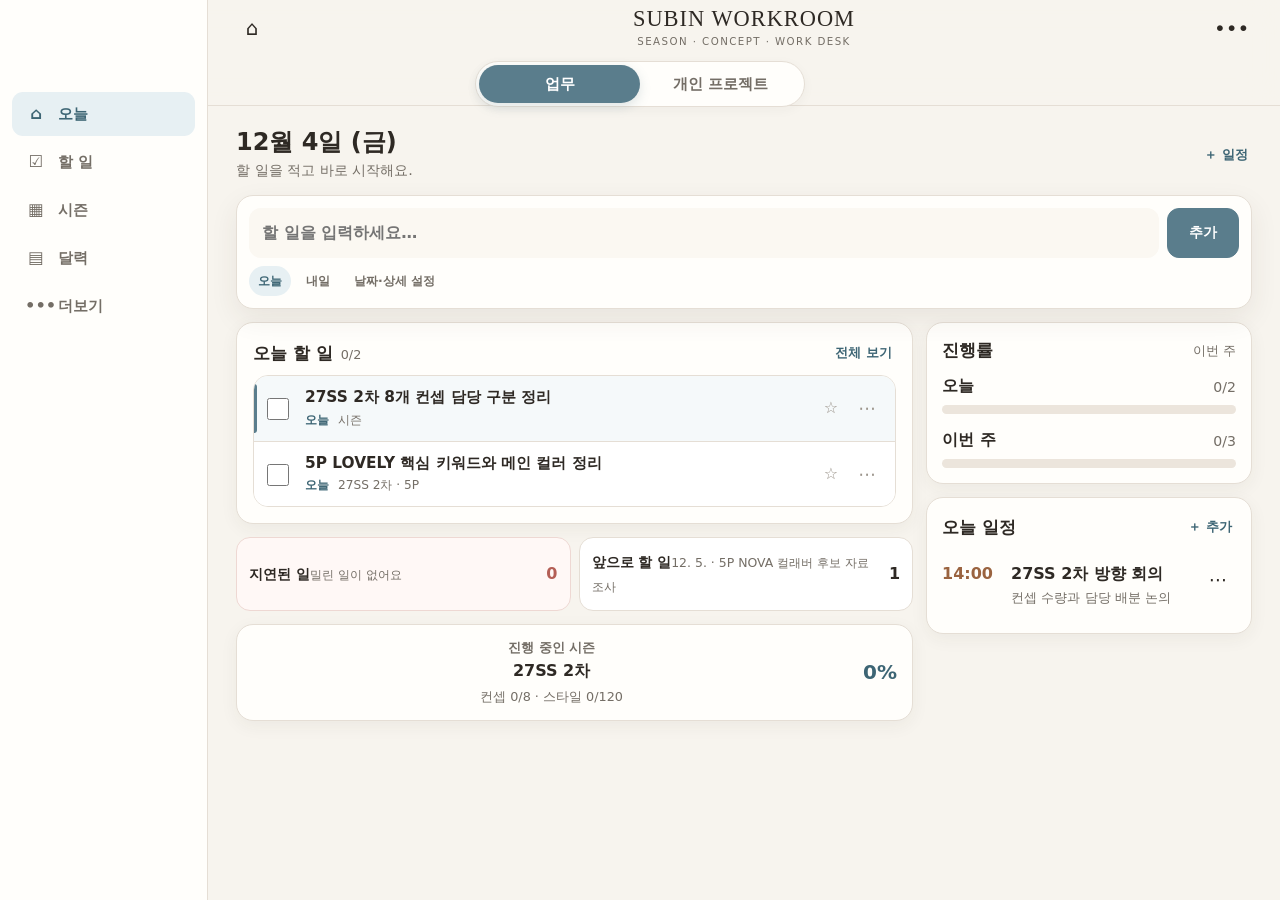
<file: index.html>
<!doctype html>
<html lang="ko">
  <head>
    <meta charset="utf-8" />
    <meta
      name="viewport"
      content="width=device-width, initial-scale=1, viewport-fit=cover"
    />
    <meta name="theme-color" content="#F7F4EE" />
    <title>SUBIN WORKROOM v7 · Focus</title>
    <style>
      :root {
        --bg: #f7f4ee;
        --paper: #fffefb;
        --paper2: #fbf8f2;
        --ink: #2e2924;
        --muted: #746e66;
        --line: #e5ded5;
        --blue: #5a7d8c;
        --blue2: #3d6574;
        --blueSoft: #e7f0f3;
        --red: #b45f56;
        --redSoft: #f8e9e6;
        --sage: #80947b;
        --sageSoft: #ebf1e9;
        --yellow: #c79a35;
        --yellowSoft: #fbf2d7;
        --purple: #88799a;
        --purpleSoft: #f0ecf5;
        --shadow: 0 8px 28px rgba(61, 52, 43, 0.065);
        --r: 20px;
        --r2: 15px;
      }
      * {
        box-sizing: border-box;
        -webkit-tap-highlight-color: transparent;
      }
      html {
        font-size: 17px;
        background: var(--bg);
        color-scheme: light;
      }
      body {
        margin: 0;
        background: var(--bg);
        color: var(--ink);
        font-family:
          Pretendard, "Apple SD Gothic Neo", "Noto Sans KR", system-ui,
          sans-serif;
        line-height: 1.55;
        -webkit-font-smoothing: antialiased;
      }
      button,
      input,
      textarea,
      select {
        font: inherit;
        color: inherit;
      }
      button {
        cursor: pointer;
      }
      button:focus-visible,
      input:focus-visible,
      textarea:focus-visible,
      select:focus-visible {
        outline: 3px solid rgba(90, 125, 140, 0.25);
        outline-offset: 2px;
      }
      .app {
        max-width: 1320px;
        min-height: 100vh;
        margin: 0 auto;
        background: var(--bg);
      }
      .topbar {
        position: sticky;
        top: 0;
        z-index: 40;
        background: rgba(247, 244, 238, 0.95);
        backdrop-filter: blur(18px);
        border-bottom: 1px solid var(--line);
        padding: 10px 16px 12px;
      }
      .toprow {
        display: grid;
        grid-template-columns: 48px minmax(0, 1fr) 48px;
        align-items: center;
        min-height: 50px;
      }
      .brand {
        text-align: center;
        min-width: 0;
      }
      .brand h1 {
        font:
          500 1.35rem/1 Georgia,
          "Times New Roman",
          serif;
        letter-spacing: 0.045em;
        margin: 0;
        white-space: nowrap;
      }
      .brand p {
        font-size: 0.72rem;
        letter-spacing: 0.14em;
        color: var(--muted);
        margin: 5px 0 0;
      }
      .iconbtn {
        width: 46px;
        height: 46px;
        border: 0;
        border-radius: 14px;
        background: transparent;
        font-size: 1.25rem;
      }
      .iconbtn:hover {
        background: var(--paper);
      }
      .workspace-switch {
        width: min(360px, 100%);
        margin: 9px auto 0;
        padding: 4px;
        display: grid;
        grid-template-columns: 1fr 1fr;
        border: 1px solid var(--line);
        border-radius: 999px;
        background: var(--paper);
        box-shadow: 0 3px 12px rgba(60, 50, 40, 0.04);
      }
      .workspace-switch button {
        min-height: 42px;
        border: 0;
        border-radius: 999px;
        background: transparent;
        font-weight: 800;
        color: var(--muted);
      }
      .workspace-switch button.on {
        background: var(--blue);
        color: white;
        box-shadow: 0 4px 12px rgba(90, 125, 140, 0.2);
      }
      main {
        padding: 22px 16px calc(105px + env(safe-area-inset-bottom));
      }
      .page {
        max-width: 1160px;
        margin: 0 auto;
      }
      .page-head {
        display: flex;
        justify-content: space-between;
        align-items: flex-start;
        gap: 14px;
        margin: 0 0 18px;
      }
      .page-head h2 {
        font-size: 1.55rem;
        line-height: 1.22;
        margin: 0;
      }
      .page-head p {
        font-size: 0.98rem;
        color: var(--muted);
        margin: 6px 0 0;
      }
      .head-actions {
        display: flex;
        gap: 8px;
        flex-wrap: wrap;
        justify-content: flex-end;
      }
      .card {
        background: var(--paper);
        border: 1px solid var(--line);
        border-radius: var(--r);
        box-shadow: var(--shadow);
      }
      .section {
        padding: 19px;
        margin-bottom: 14px;
      }
      .section-head {
        display: flex;
        align-items: center;
        justify-content: space-between;
        gap: 12px;
        margin-bottom: 14px;
      }
      .section-head h3 {
        font-size: 1.1rem;
        margin: 0;
      }
      .section-head p {
        font-size: 0.88rem;
        color: var(--muted);
        margin: 2px 0 0;
      }
      .subtle {
        color: var(--muted);
        font-size: 0.88rem;
      }
      .btn {
        min-height: 46px;
        border: 1px solid var(--line);
        border-radius: 14px;
        background: var(--paper);
        padding: 10px 15px;
        font-weight: 800;
        font-size: 0.94rem;
      }
      .btn:hover {
        filter: brightness(0.985);
      }
      .btn.primary {
        background: var(--blue);
        border-color: var(--blue);
        color: white;
      }
      .btn.soft {
        background: var(--blueSoft);
        border-color: transparent;
        color: var(--blue2);
      }
      .btn.red {
        background: var(--red);
        border-color: var(--red);
        color: white;
      }
      .btn.text {
        border: 0;
        background: transparent;
        min-height: auto;
        padding: 5px;
        color: var(--blue2);
      }
      .btn.small {
        min-height: 38px;
        padding: 7px 11px;
        font-size: 0.85rem;
      }
      .btn.block {
        width: 100%;
      }
      .btn:disabled {
        opacity: 0.45;
        cursor: not-allowed;
      }
      .mini {
        width: 40px;
        height: 40px;
        border: 0;
        border-radius: 12px;
        background: transparent;
        font-size: 1.15rem;
      }
      .mini:hover {
        background: var(--paper2);
      }
      .input,
      .select,
      .textarea {
        width: 100%;
        min-width: 0;
        border: 1px solid var(--line);
        background: white;
        border-radius: 14px;
        padding: 12px 13px;
        font-size: 1rem;
      }
      .textarea {
        min-height: 105px;
        resize: vertical;
      }
      .field label {
        display: block;
        font-weight: 800;
        font-size: 0.9rem;
        margin-bottom: 6px;
      }
      .helper {
        font-size: 0.82rem;
        color: var(--muted);
        margin-top: 5px;
      }
      .form-grid {
        display: grid;
        gap: 13px;
      }
      .form-2,
      .form-3 {
        display: grid;
        gap: 12px;
      }
      .form-2 {
        grid-template-columns: 1fr 1fr;
      }
      .form-3 {
        grid-template-columns: repeat(3, 1fr);
      }
      .pill,
      .badge {
        display: inline-flex;
        align-items: center;
        gap: 5px;
        border-radius: 999px;
        padding: 5px 9px;
        font-size: 0.78rem;
        font-weight: 750;
        background: var(--blueSoft);
        color: var(--blue2);
      }
      .pill.red,
      .badge.red {
        background: var(--redSoft);
        color: #8c4942;
      }
      .pill.sage,
      .badge.sage {
        background: var(--sageSoft);
        color: #587052;
      }
      .pill.yellow,
      .badge.yellow {
        background: var(--yellowSoft);
        color: #87661c;
      }
      .pill.purple,
      .badge.purple {
        background: var(--purpleSoft);
        color: #665774;
      }
      .pill.gray,
      .badge.gray {
        background: #f0ece6;
        color: #6f675e;
      }
      .pill.dark {
        background: #3a3530;
        color: #fff;
      }
      .track {
        height: 12px;
        background: #ece5dc;
        border-radius: 999px;
        overflow: hidden;
      }
      .fill {
        height: 100%;
        background: var(--blue);
        border-radius: 999px;
        transition: width 0.25s;
      }
      .fill.sage {
        background: var(--sage);
      }
      .fill.yellow {
        background: var(--yellow);
      }
      .fill.red {
        background: var(--red);
      }
      .metric-grid {
        display: grid;
        grid-template-columns: repeat(4, 1fr);
        gap: 10px;
      }
      .metric {
        padding: 14px;
        border: 1px solid var(--line);
        border-radius: 16px;
        background: var(--paper2);
      }
      .metric b {
        display: block;
        font-size: 1.22rem;
      }
      .metric span {
        font-size: 0.82rem;
        color: var(--muted);
      }
      .hero-layout {
        display: grid;
        grid-template-columns: minmax(0, 1.2fr) minmax(300px, 0.8fr);
        gap: 14px;
        margin-bottom: 14px;
      }
      .priority-card {
        padding: 20px;
      }
      .eyebrow {
        font-size: 0.83rem;
        color: var(--muted);
        font-weight: 800;
      }
      .priority-card h2 {
        font-size: 1.48rem;
        line-height: 1.35;
        margin: 8px 0;
      }
      .priority-meta {
        display: flex;
        gap: 8px;
        flex-wrap: wrap;
        margin: 10px 0 16px;
      }
      .next-box {
        padding: 13px 14px;
        border-radius: 14px;
        background: var(--paper2);
        border: 1px solid var(--line);
        margin: 13px 0;
      }
      .next-box b {
        display: block;
        font-size: 0.83rem;
        color: var(--muted);
        margin-bottom: 3px;
      }
      .reason {
        font-size: 0.9rem;
        color: var(--muted);
        margin-top: 8px;
      }
      .priority-actions {
        display: grid;
        grid-template-columns: 1fr auto;
        gap: 9px;
        margin-top: 16px;
      }
      .dashboard-side {
        display: grid;
        gap: 14px;
      }
      .progress-card {
        padding: 17px;
      }
      .progress-line {
        display: flex;
        align-items: flex-end;
        justify-content: space-between;
        gap: 10px;
        margin-bottom: 9px;
      }
      .progress-line b {
        font-size: 1.02rem;
      }
      .progress-line span {
        font-size: 0.88rem;
        color: var(--muted);
      }
      .progress-stack {
        display: grid;
        gap: 14px;
      }
      .two-col {
        display: grid;
        grid-template-columns: 1fr 1fr;
        gap: 14px;
      }
      .three-col {
        display: grid;
        grid-template-columns: repeat(3, 1fr);
        gap: 14px;
      }
      .timeline {
        display: grid;
      }
      .event-row {
        display: grid;
        grid-template-columns: 68px minmax(0, 1fr) auto;
        gap: 11px;
        padding: 12px 0;
        border-bottom: 1px solid var(--line);
      }
      .event-row:last-child {
        border-bottom: 0;
      }
      .event-time {
        font-weight: 850;
        color: #9a633f;
      }
      .event-title {
        font-weight: 800;
      }
      .event-note {
        font-size: 0.84rem;
        color: var(--muted);
        margin-top: 2px;
      }
      .alert-grid {
        display: grid;
        grid-template-columns: repeat(3, 1fr);
        gap: 10px;
      }
      .alert-card {
        padding: 13px;
        border-radius: 15px;
        border: 1px solid var(--line);
        background: white;
      }
      .alert-card.red {
        background: #fff7f5;
        border-color: #eed8d3;
      }
      .alert-card.yellow {
        background: #fffbf0;
        border-color: #ebddad;
      }
      .alert-card.blue {
        background: #f3f8fa;
        border-color: #d7e5ea;
      }
      .alert-card b {
        display: flex;
        justify-content: space-between;
        gap: 8px;
        font-size: 0.91rem;
      }
      .alert-card p {
        font-size: 0.82rem;
        color: var(--muted);
        margin: 5px 0 0;
        white-space: nowrap;
        overflow: hidden;
        text-overflow: ellipsis;
      }
      .task-list {
        display: grid;
        gap: 8px;
      }
      .task-row {
        display: grid;
        grid-template-columns: 29px minmax(0, 1fr) auto;
        gap: 11px;
        align-items: start;
        padding: 13px;
        border: 1px solid var(--line);
        border-radius: 15px;
        background: white;
      }
      .task-check {
        width: 23px;
        height: 23px;
        margin: 2px 0 0;
        accent-color: var(--blue);
      }
      .task-title {
        font-weight: 800;
        line-height: 1.4;
      }
      .task-title.done {
        text-decoration: line-through;
        color: var(--muted);
      }
      .task-meta {
        display: flex;
        gap: 6px;
        flex-wrap: wrap;
        margin-top: 6px;
      }
      .task-note {
        font-size: 0.84rem;
        color: var(--muted);
        margin-top: 5px;
      }
      .task-actions {
        display: flex;
        gap: 2px;
      }
      .quick-add {
        display: grid;
        grid-template-columns: minmax(0, 1fr) auto;
        gap: 9px;
      }
      .season-toolbar {
        display: flex;
        align-items: center;
        justify-content: space-between;
        gap: 12px;
        flex-wrap: wrap;
        margin-bottom: 14px;
      }
      .tab-row,
      .filter-row {
        display: flex;
        gap: 8px;
        overflow: auto;
        padding-bottom: 2px;
      }
      .chip {
        border: 1px solid var(--line);
        background: white;
        border-radius: 999px;
        padding: 9px 14px;
        white-space: nowrap;
        font-size: 0.88rem;
        font-weight: 750;
      }
      .chip.on {
        background: var(--blue);
        color: white;
        border-color: var(--blue);
      }
      .season-summary {
        padding: 18px;
        margin-bottom: 14px;
      }
      .season-titleline {
        display: flex;
        justify-content: space-between;
        align-items: flex-start;
        gap: 12px;
      }
      .season-titleline h3 {
        font-size: 1.35rem;
        margin: 0;
      }
      .season-titleline p {
        font-size: 0.9rem;
        color: var(--muted);
        margin: 4px 0 0;
      }
      .season-stats {
        display: grid;
        grid-template-columns: repeat(4, 1fr);
        gap: 9px;
        margin-top: 16px;
      }
      .season-stat {
        padding: 11px;
        border-radius: 14px;
        background: var(--paper2);
        border: 1px solid var(--line);
      }
      .season-stat b {
        display: block;
        font-size: 1.05rem;
      }
      .season-stat span {
        font-size: 0.78rem;
        color: var(--muted);
      }
      .p-group {
        margin-bottom: 15px;
        overflow: hidden;
      }
      .p-head {
        display: flex;
        align-items: center;
        justify-content: space-between;
        gap: 12px;
        padding: 16px 18px;
        border-bottom: 1px solid var(--line);
        background: #fbf8f1;
      }
      .p-head h3 {
        font-size: 1.13rem;
        margin: 0;
      }
      .p-head p {
        font-size: 0.83rem;
        color: var(--muted);
        margin: 2px 0 0;
      }
      .p-progress {
        min-width: 180px;
        text-align: right;
      }
      .p-progress b {
        font-size: 0.88rem;
      }
      .p-progress .track {
        margin-top: 7px;
      }
      .concept-pair {
        display: grid;
        grid-template-columns: 1fr 1fr;
        gap: 12px;
        padding: 14px;
      }
      .concept-card {
        border: 1px solid var(--line);
        border-radius: 17px;
        background: white;
        padding: 16px;
        min-width: 0;
        cursor: pointer;
        transition:
          transform 0.12s,
          box-shadow 0.12s;
      }
      .concept-card:hover {
        transform: translateY(-1px);
        box-shadow: 0 10px 24px rgba(50, 44, 38, 0.07);
      }
      .concept-top {
        display: flex;
        justify-content: space-between;
        gap: 9px;
        align-items: flex-start;
      }
      .concept-line {
        font-size: 0.82rem;
        font-weight: 900;
        letter-spacing: 0.04em;
      }
      .concept-card h4 {
        font-size: 1.12rem;
        line-height: 1.35;
        margin: 7px 0 4px;
      }
      .concept-direction {
        font-size: 0.88rem;
        color: var(--muted);
        line-height: 1.55;
        display: -webkit-box;
        -webkit-line-clamp: 2;
        -webkit-box-orient: vertical;
        overflow: hidden;
      }
      .keyword-row,
      .color-row {
        display: flex;
        gap: 6px;
        flex-wrap: wrap;
        margin-top: 10px;
      }
      .color-dot {
        width: 22px;
        height: 22px;
        border-radius: 50%;
        border: 2px solid white;
        box-shadow: 0 0 0 1px var(--line);
      }
      .concept-progress {
        margin-top: 13px;
      }
      .concept-progress-top {
        display: flex;
        justify-content: space-between;
        gap: 8px;
        font-size: 0.84rem;
      }
      .concept-progress-top b {
        font-weight: 850;
      }
      .concept-footer {
        display: flex;
        justify-content: space-between;
        align-items: center;
        gap: 8px;
        margin-top: 12px;
        font-size: 0.82rem;
      }
      .empty-concept {
        display: grid;
        place-items: center;
        text-align: center;
        min-height: 230px;
        border-style: dashed;
        color: var(--muted);
      }
      .compare-strip {
        padding: 11px 16px 14px;
        border-top: 1px solid var(--line);
        font-size: 0.82rem;
        color: var(--muted);
        display: flex;
        gap: 14px;
        flex-wrap: wrap;
      }
      .compare-strip b {
        color: var(--ink);
      }
      .owner-grid {
        display: grid;
        grid-template-columns: repeat(4, 1fr);
        gap: 9px;
      }
      .owner-card {
        padding: 12px;
        border: 1px solid var(--line);
        border-radius: 14px;
        background: var(--paper2);
      }
      .owner-card b {
        font-size: 1.1rem;
      }
      .owner-card span {
        display: block;
        font-size: 0.8rem;
        color: var(--muted);
      }
      .canvas-summary {
        padding: 15px;
        border: 1px solid var(--line);
        border-radius: 16px;
        background: var(--paper2);
        margin-bottom: 14px;
      }
      .canvas-summary h4 {
        font-size: 1.15rem;
        margin: 3px 0;
      }
      .canvas-grid {
        display: grid;
        grid-template-columns: 1fr 1fr;
        gap: 12px;
      }
      .canvas-block {
        border: 1px solid var(--line);
        border-radius: 16px;
        background: white;
        padding: 14px;
      }
      .canvas-block h4 {
        font-size: 1rem;
        margin: 0 0 10px;
      }
      .canvas-list {
        display: grid;
        gap: 8px;
      }
      .canvas-item b {
        display: block;
        font-size: 0.78rem;
        color: var(--muted);
        margin-bottom: 2px;
      }
      .canvas-item p {
        margin: 0;
        font-size: 0.92rem;
        white-space: pre-wrap;
      }
      .missing-list {
        display: flex;
        gap: 7px;
        flex-wrap: wrap;
      }
      .counter {
        display: grid;
        grid-template-columns: auto 1fr auto auto;
        gap: 8px;
        align-items: center;
      }
      .counter-value {
        text-align: center;
        font-size: 1.18rem;
        font-weight: 900;
        padding: 7px 10px;
        border: 1px solid var(--line);
        border-radius: 12px;
        background: var(--paper2);
      }
      .gallery {
        display: grid;
        grid-template-columns: repeat(3, 1fr);
        gap: 8px;
      }
      .gallery-item {
        position: relative;
        aspect-ratio: 1;
        background: #eee8df;
        border: 1px solid var(--line);
        border-radius: 13px;
        overflow: hidden;
      }
      .gallery-item img {
        width: 100%;
        height: 100%;
        object-fit: cover;
      }
      .gallery-item button {
        position: absolute;
        right: 5px;
        top: 5px;
        width: 30px;
        height: 30px;
        border: 0;
        border-radius: 9px;
        background: rgba(255, 255, 255, 0.9);
      }
      .cal-toolbar {
        display: flex;
        justify-content: space-between;
        align-items: center;
        gap: 12px;
        margin-bottom: 13px;
      }
      .cal-title {
        font-size: 1.2rem;
        font-weight: 900;
      }
      .view-switch {
        display: flex;
        padding: 3px;
        border: 1px solid var(--line);
        border-radius: 12px;
        background: white;
      }
      .view-switch button {
        border: 0;
        background: transparent;
        border-radius: 9px;
        padding: 7px 11px;
        font-size: 0.82rem;
        font-weight: 800;
      }
      .view-switch button.on {
        background: var(--blueSoft);
        color: var(--blue2);
      }
      .cal-grid {
        display: grid;
        grid-template-columns: repeat(7, 1fr);
        gap: 6px;
      }
      .dow {
        text-align: center;
        color: var(--muted);
        font-size: 0.8rem;
        padding: 6px;
      }
      .day {
        min-height: 128px;
        padding: 8px;
        border: 1px solid var(--line);
        border-radius: 13px;
        background: white;
        overflow: hidden;
      }
      .day.other {
        opacity: 0.42;
      }
      .day.today {
        border: 2px solid var(--blue);
      }
      .day.selected {
        background: #f1f7f8;
      }
      .day-num {
        font-weight: 900;
        margin-bottom: 7px;
      }
      .cal-entry {
        font-size: 0.75rem;
        line-height: 1.25;
        padding: 4px 5px;
        border-radius: 7px;
        background: var(--blueSoft);
        color: #365e6b;
        margin-bottom: 4px;
        white-space: nowrap;
        overflow: hidden;
        text-overflow: ellipsis;
      }
      .cal-entry.event {
        background: var(--yellowSoft);
        color: #7d601c;
      }
      .cal-entry.trip {
        background: var(--redSoft);
        color: #864b43;
      }
      .cal-entry.personal {
        background: var(--sageSoft);
        color: #577052;
      }
      .more {
        font-size: 0.72rem;
        color: var(--muted);
        font-weight: 750;
      }
      .week-list {
        display: grid;
        gap: 9px;
      }
      .week-day {
        border: 1px solid var(--line);
        border-radius: 16px;
        background: white;
        padding: 13px;
      }
      .week-day.today {
        border: 2px solid var(--blue);
      }
      .week-date {
        font-weight: 900;
        margin-bottom: 8px;
      }
      .week-entry {
        display: grid;
        grid-template-columns: 54px minmax(0, 1fr);
        gap: 9px;
        padding: 8px 0;
        border-top: 1px solid var(--line);
      }
      .week-entry:first-of-type {
        border-top: 0;
      }
      .week-time {
        font-size: 0.83rem;
        color: #91613f;
        font-weight: 800;
      }
      .week-title {
        font-size: 0.91rem;
        font-weight: 800;
      }
      .trend-tabs {
        display: grid;
        grid-template-columns: repeat(4, 1fr);
        border: 1px solid var(--line);
        border-radius: 15px;
        overflow: hidden;
        background: white;
        margin-bottom: 14px;
      }
      .trend-tabs button {
        border: 0;
        border-right: 1px solid var(--line);
        background: white;
        min-height: 48px;
        font-weight: 800;
        font-size: 0.87rem;
      }
      .trend-tabs button:last-child {
        border-right: 0;
      }
      .trend-tabs button.on {
        background: var(--blue);
        color: white;
      }
      .brand-grid,
      .search-grid,
      .project-grid {
        display: grid;
        grid-template-columns: repeat(3, 1fr);
        gap: 12px;
      }
      .brand-card,
      .search-card,
      .project-card {
        padding: 15px;
      }
      .brand-card h4,
      .search-card h4,
      .project-card h4 {
        font-size: 1.02rem;
        margin: 0;
      }
      .brand-card p,
      .search-card p,
      .project-card p {
        font-size: 0.85rem;
        color: var(--muted);
        margin: 6px 0 0;
      }
      .brand-meta {
        display: flex;
        gap: 6px;
        flex-wrap: wrap;
        margin-top: 10px;
      }
      .ref-grid {
        display: grid;
        grid-template-columns: repeat(4, 1fr);
        gap: 9px;
      }
      .ref-card {
        overflow: hidden;
      }
      .ref-img {
        aspect-ratio: 1;
        background: #eee8df;
        display: grid;
        place-items: center;
        color: var(--muted);
      }
      .ref-img img {
        width: 100%;
        height: 100%;
        object-fit: cover;
      }
      .ref-body {
        padding: 10px;
      }
      .ref-body h5 {
        font-size: 0.9rem;
        margin: 0;
      }
      .ref-body p {
        font-size: 0.8rem;
        color: var(--muted);
        margin: 4px 0 0;
      }
      .idea-row {
        padding: 14px;
        border: 1px solid var(--line);
        border-radius: 15px;
        background: white;
        margin-bottom: 9px;
      }
      .idea-row h4 {
        font-size: 0.98rem;
        margin: 0;
      }
      .idea-row p {
        font-size: 0.84rem;
        color: var(--muted);
        margin: 5px 0 0;
      }
      .idea-media {
        width: 84px;
        height: 84px;
        border-radius: 12px;
        object-fit: cover;
        float: right;
        margin-left: 10px;
      }
      .brief {
        padding: 15px;
        border: 1px solid var(--line);
        border-radius: 15px;
        background: white;
        margin-bottom: 9px;
      }
      .brief h4 {
        font-size: 1rem;
        margin: 0;
      }
      .brief .date {
        font-size: 0.8rem;
        color: var(--muted);
      }
      .brief ul {
        font-size: 0.91rem;
        line-height: 1.6;
        margin: 9px 0 0;
        padding-left: 20px;
      }
      .trip-banner {
        padding: 18px;
        background: linear-gradient(135deg, #edf4f5, #fcf8ef);
        border: 1px solid #d8e4e7;
        border-radius: 20px;
        margin-bottom: 14px;
      }
      .trip-banner h3 {
        font-size: 1.3rem;
        margin: 3px 0;
      }
      .trip-info-grid {
        display: grid;
        grid-template-columns: repeat(3, 1fr);
        gap: 10px;
        margin-top: 14px;
      }
      .info-box {
        padding: 11px;
        border-radius: 13px;
        background: rgba(255, 255, 255, 0.7);
        border: 1px solid rgba(220, 224, 220, 0.9);
      }
      .info-box b {
        display: block;
        font-size: 0.79rem;
        color: var(--muted);
      }
      .info-box span {
        font-size: 0.9rem;
      }
      .stage-row {
        display: grid;
        grid-template-columns: 34px minmax(0, 1fr) auto;
        gap: 10px;
        align-items: center;
        padding: 12px 0;
        border-bottom: 1px solid var(--line);
      }
      .stage-row:last-child {
        border-bottom: 0;
      }
      .stage-no {
        width: 30px;
        height: 30px;
        border-radius: 50%;
        background: var(--blueSoft);
        display: grid;
        place-items: center;
        color: var(--blue2);
        font-size: 0.82rem;
        font-weight: 900;
      }
      .stage-title {
        font-weight: 850;
      }
      .stage-count {
        font-size: 0.82rem;
        color: var(--muted);
      }
      .check-row {
        display: grid;
        grid-template-columns: 27px minmax(0, 1fr) auto;
        gap: 9px;
        padding: 10px 0;
        border-bottom: 1px dashed var(--line);
      }
      .check-row input {
        width: 22px;
        height: 22px;
        accent-color: var(--sage);
      }
      .empty {
        text-align: center;
        padding: 30px 16px;
        color: var(--muted);
      }
      .empty b {
        display: block;
        color: var(--ink);
        font-size: 1rem;
        margin-bottom: 4px;
      }
      .hidden {
        display: none !important;
      }
      .nav {
        position: fixed;
        left: 0;
        right: 0;
        bottom: 0;
        z-index: 45;
        background: rgba(255, 254, 251, 0.97);
        backdrop-filter: blur(16px);
        border-top: 1px solid var(--line);
        padding: 7px max(8px, env(safe-area-inset-left))
          calc(7px + env(safe-area-inset-bottom))
          max(8px, env(safe-area-inset-right));
      }
      .nav-inner {
        max-width: 780px;
        margin: 0 auto;
        display: grid;
        grid-template-columns: repeat(5, 1fr);
        gap: 3px;
      }
      .nav button {
        border: 0;
        background: transparent;
        border-radius: 13px;
        min-height: 59px;
        font-size: 0.7rem;
        font-weight: 800;
        color: var(--muted);
        display: flex;
        flex-direction: column;
        align-items: center;
        justify-content: center;
        gap: 2px;
        padding: 3px;
      }
      .nav button span {
        font-size: 1.15rem;
        line-height: 1;
      }
      .nav button.on {
        background: var(--blueSoft);
        color: var(--blue2);
      }
      .fab {
        position: fixed;
        right: 20px;
        bottom: 88px;
        z-index: 30;
        width: 60px;
        height: 60px;
        border: 0;
        border-radius: 50%;
        background: var(--blue);
        color: white;
        font-size: 1.75rem;
        box-shadow: 0 12px 28px rgba(90, 125, 140, 0.3);
      }
      .modal {
        position: fixed;
        inset: 0;
        z-index: 70;
        background: rgba(39, 34, 30, 0.46);
        display: none;
        align-items: flex-end;
        justify-content: center;
      }
      .modal.on {
        display: flex;
      }
      .sheet {
        width: 100%;
        max-width: 820px;
        max-height: 93vh;
        overflow: auto;
        background: var(--bg);
        border-radius: 24px 24px 0 0;
        padding: 18px 16px calc(24px + env(safe-area-inset-bottom));
        box-shadow: 0 -14px 45px rgba(0, 0, 0, 0.13);
      }
      .sheet.wide {
        max-width: 1060px;
      }
      .sheet-head {
        display: flex;
        align-items: flex-start;
        justify-content: space-between;
        gap: 12px;
        margin-bottom: 16px;
        position: sticky;
        top: -18px;
        background: var(--bg);
        padding: 12px 0 10px;
        z-index: 4;
      }
      .sheet-head h3 {
        font-size: 1.28rem;
        margin: 0;
      }
      .close {
        width: 44px;
        height: 44px;
        border: 0;
        border-radius: 13px;
        background: var(--paper);
        font-size: 1.3rem;
      }
      .details {
        border-top: 1px solid var(--line);
        padding-top: 4px;
      }
      .details summary {
        font-weight: 850;
        padding: 12px 0;
        cursor: pointer;
      }
      .danger-zone {
        border-top: 1px solid var(--line);
        margin-top: 20px;
        padding-top: 15px;
      }
      .sticky-actions {
        position: sticky;
        bottom: -24px;
        background: linear-gradient(transparent, var(--bg) 20%);
        padding: 28px 0 0;
        display: grid;
        grid-template-columns: 1fr auto;
        gap: 9px;
      }
      .toast {
        position: fixed;
        left: 50%;
        bottom: 105px;
        z-index: 90;
        transform: translate(-50%, 20px);
        opacity: 0;
        background: #342f2b;
        color: white;
        padding: 11px 16px;
        border-radius: 999px;
        font-size: 0.88rem;
        pointer-events: none;
        transition: 0.2s;
        max-width: 88vw;
        text-align: center;
      }
      .toast.on {
        opacity: 1;
        transform: translate(-50%, 0);
      }
      .menu {
        position: fixed;
        right: 16px;
        top: 64px;
        z-index: 65;
        width: 230px;
        background: var(--paper);
        border: 1px solid var(--line);
        border-radius: 16px;
        box-shadow: 0 14px 40px rgba(40, 34, 29, 0.14);
        padding: 7px;
        display: none;
      }
      .menu.on {
        display: block;
      }
      .menu button {
        width: 100%;
        border: 0;
        background: transparent;
        border-radius: 11px;
        padding: 11px;
        text-align: left;
        font-size: 0.9rem;
      }
      .menu button:hover {
        background: var(--paper2);
      }
      @media (max-width: 820px) {
        html {
          font-size: 17px;
        }
        .brand h1 {
          font-size: 1.25rem;
        }
        .brand p {
          font-size: 0.67rem;
        }
        .hero-layout,
        .two-col,
        .three-col {
          grid-template-columns: 1fr;
        }
        .dashboard-side {
          grid-template-columns: 1fr;
        }
        .metric-grid {
          grid-template-columns: 1fr 1fr;
        }
        .alert-grid {
          grid-template-columns: 1fr;
        }
        .concept-pair {
          grid-template-columns: 1fr;
        }
        .p-progress {
          min-width: 120px;
        }
        .season-stats {
          grid-template-columns: 1fr 1fr;
        }
        .owner-grid {
          grid-template-columns: 1fr 1fr;
        }
        .canvas-grid {
          grid-template-columns: 1fr;
        }
        .brand-grid,
        .search-grid,
        .project-grid {
          grid-template-columns: 1fr 1fr;
        }
        .ref-grid {
          grid-template-columns: repeat(2, 1fr);
        }
        .trip-info-grid {
          grid-template-columns: 1fr;
        }
        .form-3 {
          grid-template-columns: 1fr;
        }
        .cal-grid.month-grid {
          display: none;
        }
        .mobile-month .cal-grid.month-grid {
          display: grid;
        }
        .mobile-month .week-list {
          display: none;
        }
        .day {
          min-height: 100px;
          padding: 5px;
        }
        .cal-entry {
          font-size: 0.65rem;
        }
        .page-head {
          align-items: center;
        }
        .page-head h2 {
          font-size: 1.42rem;
        }
        .page-head p {
          font-size: 0.91rem;
        }
        .head-actions .btn:not(.primary) {
          display: none;
        }
        .priority-card h2 {
          font-size: 1.33rem;
        }
        .trend-tabs button {
          font-size: 0.78rem;
          padding: 0 3px;
        }
        .nav button {
          font-size: 0.66rem;
        }
        .workspace-switch {
          max-width: 310px;
        }
      }
      @media (max-width: 480px) {
        main {
          padding-left: 12px;
          padding-right: 12px;
        }
        .topbar {
          padding-left: 12px;
          padding-right: 12px;
        }
        .toprow {
          grid-template-columns: 44px 1fr 44px;
        }
        .brand h1 {
          font-size: 1.08rem;
          letter-spacing: 0.025em;
        }
        .brand p {
          font-size: 0.6rem;
          letter-spacing: 0.09em;
        }
        .section,
        .priority-card {
          padding: 16px;
        }
        .metric-grid {
          grid-template-columns: 1fr 1fr;
        }
        .brand-grid,
        .search-grid,
        .project-grid {
          grid-template-columns: 1fr;
        }
        .p-head {
          align-items: flex-start;
        }
        .p-progress {
          min-width: 105px;
        }
        .concept-card {
          padding: 14px;
        }
        .priority-actions {
          grid-template-columns: 1fr;
        }
        .priority-actions .btn:last-child {
          width: 100%;
        }
        .form-2 {
          grid-template-columns: 1fr;
        }
        .counter {
          grid-template-columns: auto 1fr auto;
        }
        .counter .btn:last-child {
          grid-column: 1/-1;
        }
        .gallery {
          grid-template-columns: repeat(2, 1fr);
        }
        .trend-tabs {
          grid-template-columns: 1fr 1fr;
        }
        .trend-tabs button:nth-child(2) {
          border-right: 0;
        }
        .trend-tabs button:nth-child(-n + 2) {
          border-bottom: 1px solid var(--line);
        }
        .nav button span {
          font-size: 1.05rem;
        }
        .nav button {
          font-size: 0.61rem;
        }
        .season-titleline {
          display: block;
        }
        .season-titleline .btn {
          margin-top: 10px;
        }
        .ref-grid {
          grid-template-columns: 1fr 1fr;
        }
        .p-head h3 {
          font-size: 1.04rem;
        }
      }
      @media (min-width: 821px) {
        html {
          font-size: 18px;
        }
        .sheet {
          border-radius: 24px;
          align-self: center;
        }
        .modal {
          align-items: center;
          padding: 24px;
        }
        .nav-inner {
          max-width: 900px;
        }
        .day {
          min-height: 145px;
        }
      }

      /* ===== v5 ATELIER RESPONSIVE DESIGN ===== */
      :root {
        --r: 17px;
        --r2: 13px;
        --shadow: 0 5px 18px rgba(61, 52, 43, 0.055);
      }
      html {
        font-size: 16px;
      }
      body {
        line-height: 1.48;
      }
      .topbar {
        padding: 7px 18px 9px;
      }
      .toprow {
        min-height: 43px;
      }
      .brand h1 {
        font-size: 1.28rem;
      }
      .brand p {
        font-size: 0.64rem;
        margin-top: 4px;
      }
      .iconbtn {
        width: 40px;
        height: 40px;
        border-radius: 12px;
      }
      .workspace-switch {
        width: min(330px, 100%);
        margin-top: 6px;
        padding: 3px;
      }
      .workspace-switch button {
        min-height: 38px;
        font-size: 0.95rem;
      }
      main {
        padding: 18px 18px calc(92px + env(safe-area-inset-bottom));
      }
      .page {
        max-width: 1180px;
      }
      .page-head {
        margin-bottom: 14px;
      }
      .page-head h2 {
        font-size: 1.48rem;
      }
      .page-head p {
        font-size: 0.9rem;
        max-width: 620px;
      }
      .compact-head {
        align-items: center;
      }
      .compact-action {
        min-width: max-content;
        white-space: nowrap;
      }
      .card {
        border-radius: var(--r);
      }
      .section {
        padding: 16px;
        margin-bottom: 12px;
      }
      .section-head {
        margin-bottom: 11px;
      }
      .section-head h3 {
        font-size: 1.02rem;
      }
      .section-head p,
      .subtle {
        font-size: 0.82rem;
      }
      .btn {
        min-height: 40px;
        padding: 8px 13px;
        border-radius: 12px;
        font-size: 0.88rem;
        white-space: nowrap;
      }
      .btn.small {
        min-height: 34px;
        padding: 6px 10px;
        font-size: 0.8rem;
      }
      .btn.text {
        padding: 4px;
        font-size: 0.84rem;
      }
      .mini {
        width: 36px;
        height: 36px;
      }
      .input,
      .select,
      .textarea {
        border-radius: 12px;
        padding: 10px 12px;
        font-size: 1rem;
      }
      .textarea {
        min-height: 88px;
      }
      .field label {
        font-size: 0.85rem;
      }
      .pill,
      .badge {
        padding: 4px 8px;
        font-size: 0.72rem;
      }
      .track {
        height: 9px;
      }
      .metric {
        padding: 11px;
        border-radius: 13px;
      }
      .metric b {
        font-size: 1.05rem;
      }
      .today-top {
        display: grid;
        grid-template-columns: minmax(0, 1.45fr) minmax(300px, 0.75fr);
        gap: 12px;
        margin-bottom: 12px;
      }
      .focus-card {
        min-height: 0;
      }
      .priority-card {
        padding: 18px;
      }
      .priority-heading {
        display: flex;
        justify-content: space-between;
        gap: 12px;
      }
      .priority-card h2 {
        font-size: 1.32rem;
        margin: 6px 0;
      }
      .compact-next {
        padding: 11px 12px;
        margin: 10px 0;
      }
      .priority-actions {
        margin-top: 12px;
      }
      .today-rail {
        display: grid;
        gap: 12px;
      }
      .progress-compact {
        padding: 15px;
      }
      .progress-duo {
        display: grid;
        grid-template-columns: 1fr 1fr;
        gap: 14px;
      }
      .progress-line {
        margin-bottom: 6px;
      }
      .season-progress-line {
        display: flex;
        justify-content: space-between;
        align-items: flex-end;
        border-top: 1px solid var(--line);
        margin-top: 13px;
        padding-top: 11px;
      }
      .season-progress-line div {
        display: grid;
      }
      .season-progress-line span {
        font-size: 0.78rem;
        color: var(--muted);
      }
      .season-progress-line strong {
        font-size: 1.1rem;
      }
      .quick-card {
        padding: 14px;
      }
      .quick-card .section-head {
        margin-bottom: 8px;
      }
      .today-middle,
      .today-lower {
        display: grid;
        grid-template-columns: 1fr 1fr;
        gap: 12px;
        margin-bottom: 12px;
      }
      .compact-section {
        margin-bottom: 0;
      }
      .event-row {
        grid-template-columns: 60px minmax(0, 1fr) auto;
        padding: 9px 0;
      }
      .alert-grid {
        gap: 8px;
      }
      .alert-card {
        padding: 11px;
      }
      .compact-empty {
        padding: 18px 12px;
      }
      .compact-empty b {
        font-size: 0.94rem;
      }
      .season-pulse {
        padding: 16px;
        margin-bottom: 12px;
      }
      .season-mini-grid {
        grid-template-columns: repeat(4, 1fr);
        gap: 8px;
      }
      .season-stat {
        padding: 11px;
      }
      .season-stat > div {
        display: flex;
        justify-content: space-between;
        align-items: baseline;
      }
      .season-stat strong {
        font-size: 1rem;
      }
      .season-stat small {
        display: block;
        font-size: 0.72rem;
        color: var(--muted);
        margin-top: 5px;
      }
      .season-stat.coral {
        background: #fbf0ed;
      }
      .season-stat.mint {
        background: #edf5f1;
      }
      .season-stat.lavender {
        background: #f2eff7;
      }
      .season-stat.butter {
        background: #fbf5e5;
      }
      .season-stat .track {
        margin-top: 8px;
      }
      .support-stack {
        display: grid;
        gap: 12px;
      }
      .mini-support {
        padding: 14px 16px;
        display: flex;
        align-items: center;
        justify-content: space-between;
        gap: 12px;
      }
      .mini-support b {
        font-size: 0.96rem;
      }
      .mini-support p {
        font-size: 0.82rem;
        color: var(--muted);
        margin: 3px 0 0;
      }
      .briefing-mini p {
        max-width: 420px;
        white-space: nowrap;
        overflow: hidden;
        text-overflow: ellipsis;
      }
      .task-row {
        padding: 11px;
        border-radius: 13px;
      }
      .task-title {
        font-size: 0.93rem;
      }
      .task-note {
        font-size: 0.78rem;
      }
      .season-toolbar {
        margin-bottom: 11px;
      }
      .chip {
        padding: 7px 12px;
        font-size: 0.82rem;
      }
      .overview-card {
        padding: 16px;
      }
      .overview-main {
        display: flex;
        justify-content: space-between;
        gap: 12px;
        align-items: flex-end;
      }
      .overview-main h3 {
        font-size: 1.28rem;
        margin: 2px 0;
      }
      .overview-main p {
        font-size: 0.84rem;
        color: var(--muted);
        margin: 3px 0 0;
      }
      .overview-rate {
        text-align: right;
      }
      .overview-rate strong {
        display: block;
        font-size: 1.5rem;
      }
      .overview-rate span {
        font-size: 0.75rem;
        color: var(--muted);
      }
      .overview-track {
        margin: 12px 0;
      }
      .overview-metrics {
        display: flex;
        gap: 16px;
        align-items: center;
        flex-wrap: wrap;
        font-size: 0.8rem;
        color: var(--muted);
      }
      .overview-metrics b {
        color: var(--ink);
      }
      .owner-toolbar {
        margin: 10px 0 12px;
      }
      .owner-toolbar .filter-row {
        padding: 0;
      }
      .p-group {
        margin-bottom: 12px;
      }
      .p-head {
        padding: 13px 15px;
      }
      .p-label-row {
        display: flex;
        align-items: center;
        gap: 9px;
        flex-wrap: wrap;
      }
      .p-label-row h3 {
        font-size: 1.08rem;
      }
      .p-label-row span {
        font-size: 0.78rem;
        color: var(--muted);
      }
      .p-head p {
        font-size: 0.76rem;
      }
      .p-progress {
        min-width: 145px;
      }
      .concept-pair {
        gap: 10px;
        padding: 11px;
      }
      .concept-card {
        padding: 0;
        overflow: hidden;
        border-radius: 15px;
      }
      .concept-card:hover {
        transform: none;
      }
      .concept-visual {
        position: relative;
        aspect-ratio: 16/7;
        background: linear-gradient(135deg, var(--v1), var(--v2));
        overflow: hidden;
      }
      .concept-visual img,
      .search-cover img,
      .brand-cover img {
        width: 100%;
        height: 100%;
        object-fit: cover;
      }
      .visual-placeholder {
        position: absolute;
        inset: 0;
        overflow: hidden;
        display: flex;
        flex-direction: column;
        justify-content: flex-end;
        padding: 15px;
        background: linear-gradient(
          135deg,
          color-mix(in srgb, var(--v1) 86%, white),
          color-mix(in srgb, var(--v2) 82%, white)
        );
      }
      .visual-placeholder b {
        position: relative;
        z-index: 2;
        font-family: Georgia, serif;
        font-size: 1.15rem;
        letter-spacing: 0.05em;
      }
      .visual-placeholder small {
        position: relative;
        z-index: 2;
        font-size: 0.7rem;
        opacity: 0.75;
      }
      .visual-orb {
        position: absolute;
        border-radius: 999px;
        opacity: 0.8;
      }
      .visual-orb.one {
        width: 96px;
        height: 96px;
        background: var(--v3);
        right: -16px;
        top: -30px;
      }
      .visual-orb.two {
        width: 74px;
        height: 74px;
        background: var(--v2);
        right: 58px;
        top: 22px;
      }
      .visual-orb.three {
        width: 52px;
        height: 52px;
        background: var(--v1);
        left: 23px;
        top: 16px;
      }
      .visual-line {
        position: absolute;
        left: 10px;
        top: 9px;
        padding: 4px 7px;
        border-radius: 999px;
        background: rgba(255, 255, 255, 0.78);
        font-size: 0.68rem;
        font-weight: 900;
      }
      .concept-body {
        padding: 13px;
      }
      .concept-top .badge {
        margin-top: 5px;
      }
      .concept-card h4 {
        font-size: 1rem;
        margin: 7px 0 4px;
      }
      .concept-direction {
        font-size: 0.78rem;
        display: -webkit-box;
        -webkit-line-clamp: 2;
        -webkit-box-orient: vertical;
        overflow: hidden;
        min-height: 2.35em;
      }
      .keyword-row {
        margin-top: 8px;
      }
      .color-row {
        margin: 8px 0;
      }
      .color-dot {
        width: 18px;
        height: 18px;
      }
      .concept-progress {
        margin-top: 9px;
      }
      .concept-progress-top {
        font-size: 0.78rem;
      }
      .concept-footer {
        font-size: 0.73rem;
        margin-top: 8px;
      }
      .next-action-line {
        display: grid;
        grid-template-columns: auto minmax(0, 1fr);
        gap: 7px;
        background: var(--paper2);
        border-radius: 10px;
        padding: 8px 9px;
        margin-top: 9px;
        font-size: 0.75rem;
      }
      .next-action-line b {
        color: var(--blue2);
      }
      .compare-strip {
        padding: 9px 13px;
        font-size: 0.72rem;
      }
      .compare-result {
        margin-left: auto;
      }
      .empty-concept {
        min-height: 210px;
      }
      .trend-tabs {
        margin-bottom: 12px;
      }
      .trend-tabs button {
        min-height: 42px;
      }
      .trend-section {
        padding: 15px;
      }
      .brand-grid {
        grid-template-columns: repeat(3, 1fr);
      }
      .brand-card,
      .search-card {
        padding: 0;
        overflow: hidden;
      }
      .brand-cover {
        aspect-ratio: 16/8;
        position: relative;
        background: #eee8df;
      }
      .brand-placeholder {
        height: 100%;
        display: flex;
        flex-direction: column;
        justify-content: flex-end;
        padding: 14px;
        background: linear-gradient(135deg, #f0dfc9, #dde8e3);
      }
      .brand-placeholder span {
        font:
          600 1.5rem Georgia,
          serif;
      }
      .brand-placeholder small {
        font-size: 0.7rem;
        color: var(--muted);
      }
      .brand-star {
        position: absolute;
        right: 9px;
        top: 8px;
        width: 32px;
        height: 32px;
        border: 0;
        border-radius: 50%;
        background: rgba(255, 255, 255, 0.78);
      }
      .brand-body,
      .search-body {
        padding: 13px;
      }
      .brand-body h4,
      .search-body h4 {
        font-size: 0.98rem;
      }
      .brand-body p,
      .search-body p {
        font-size: 0.77rem;
      }
      .brand-foot,
      .search-footer {
        display: flex;
        justify-content: space-between;
        align-items: center;
        gap: 8px;
        margin-top: 9px;
        font-size: 0.74rem;
        color: var(--muted);
      }
      .search-grid {
        grid-template-columns: repeat(3, 1fr);
      }
      .search-cover {
        aspect-ratio: 16/8;
        position: relative;
        background: linear-gradient(135deg, var(--v1), var(--v2));
        overflow: hidden;
      }
      .search-title-row {
        display: flex;
        justify-content: space-between;
        gap: 8px;
        align-items: flex-start;
      }
      .search-title-row h4 {
        margin: 0;
      }
      .search-detail-hero {
        display: grid;
        grid-template-columns: minmax(220px, 0.75fr) 1fr;
        gap: 14px;
        align-items: center;
      }
      .search-detail-hero .search-cover {
        border-radius: 14px;
      }
      .ref-grid {
        grid-template-columns: repeat(4, 1fr);
      }
      .ref-card {
        border-radius: 14px;
      }
      .ref-body {
        padding: 9px;
      }
      .ref-body p {
        display: -webkit-box;
        -webkit-line-clamp: 2;
        -webkit-box-orient: vertical;
        overflow: hidden;
      }
      .empty-trip {
        max-width: 620px;
      }
      .empty-trip .empty {
        padding: 28px;
      }
      .nav {
        padding-top: 5px;
      }
      .nav button {
        min-height: 54px;
        font-size: 0.66rem;
      }
      .nav button span {
        font-size: 1.03rem;
      }
      .fab {
        width: 54px;
        height: 54px;
        right: 18px;
        bottom: 79px;
        font-size: 1.55rem;
      }
      @media (max-width: 640px) {
        html {
          font-size: 16px;
        }
        main {
          padding: 15px 12px calc(86px + env(safe-area-inset-bottom));
        }
        .topbar {
          padding: 6px 12px 8px;
        }
        .toprow {
          grid-template-columns: 40px 1fr 40px;
        }
        .brand h1 {
          font-size: 1.03rem;
          letter-spacing: 0.02em;
        }
        .brand p {
          font-size: 0.56rem;
          letter-spacing: 0.08em;
        }
        .workspace-switch {
          max-width: 290px;
        }
        .workspace-switch button {
          min-height: 36px;
          font-size: 0.88rem;
        }
        .page-head {
          align-items: center;
        }
        .page-head h2 {
          font-size: 1.3rem;
        }
        .page-head p {
          font-size: 0.82rem;
        }
        .head-actions {
          gap: 5px;
        }
        .head-actions .btn {
          padding: 7px 9px;
          min-height: 37px;
        }
        .head-actions .btn:not(.primary) {
          display: none;
        }
        .today-top,
        .today-middle,
        .today-lower {
          grid-template-columns: 1fr;
        }
        .priority-card {
          padding: 15px;
        }
        .priority-card h2 {
          font-size: 1.15rem;
        }
        .priority-actions {
          grid-template-columns: 1fr auto;
        }
        .today-rail {
          gap: 10px;
        }
        .progress-duo {
          gap: 10px;
        }
        .season-mini-grid {
          grid-template-columns: 1fr 1fr;
        }
        .season-titleline {
          display: flex;
        }
        .season-titleline .btn {
          margin-top: 0;
        }
        .mini-support {
          padding: 12px 14px;
        }
        .event-row {
          grid-template-columns: 54px minmax(0, 1fr) auto;
        }
        .alert-grid {
          grid-template-columns: repeat(3, 1fr);
        }
        .alert-card p {
          display: none;
        }
        .alert-card b {
          display: grid;
          font-size: 0.76rem;
        }
        .quick-add {
          grid-template-columns: minmax(0, 1fr) auto;
        }
        .quick-add .btn {
          padding-left: 12px;
          padding-right: 12px;
        }
        .concept-pair {
          grid-template-columns: 1fr;
        }
        .concept-visual {
          aspect-ratio: 16/6;
        }
        .concept-card h4 {
          font-size: 1.02rem;
        }
        .p-head {
          align-items: center;
        }
        .p-progress {
          min-width: 105px;
        }
        .p-progress .btn {
          display: none;
        }
        .compare-strip {
          overflow: auto;
          white-space: nowrap;
        }
        .brand-grid,
        .search-grid {
          grid-template-columns: 1fr 1fr;
        }
        .ref-grid {
          grid-template-columns: repeat(2, 1fr);
        }
        .brand-cover,
        .search-cover {
          aspect-ratio: 4/3;
        }
        .brand-body,
        .search-body {
          padding: 11px;
        }
        .brand-meta .pill:nth-child(n + 2) {
          display: none;
        }
        .trend-tabs {
          grid-template-columns: 1fr 1fr;
        }
        .trend-tabs button:nth-child(2) {
          border-right: 0;
        }
        .trend-tabs button:nth-child(-n + 2) {
          border-bottom: 1px solid var(--line);
        }
        .search-detail-hero {
          grid-template-columns: 1fr;
        }
        .cal-grid.month-grid {
          display: none;
        }
        .mobile-month .cal-grid.month-grid {
          display: grid;
        }
        .mobile-month .week-list {
          display: none;
        }
        .nav button {
          font-size: 0.59rem;
          min-height: 52px;
        }
        .nav button span {
          font-size: 0.98rem;
        }
        .fab {
          width: 50px;
          height: 50px;
          right: 14px;
          bottom: 75px;
        }
        .empty {
          padding: 20px 12px;
        }
        .form-2,
        .form-3 {
          grid-template-columns: 1fr;
        }
        .sheet {
          padding-left: 13px;
          padding-right: 13px;
        }
      }
      @media (min-width: 641px) and (max-width: 899px) {
        html {
          font-size: 16px;
        }
        .page {
          max-width: 820px;
        }
        .today-top {
          grid-template-columns: 1.2fr 0.8fr;
        }
        .today-middle,
        .today-lower {
          grid-template-columns: 1fr 1fr;
        }
        .concept-pair {
          grid-template-columns: 1fr 1fr;
        }
        .brand-grid,
        .search-grid {
          grid-template-columns: repeat(2, 1fr);
        }
        .season-mini-grid {
          grid-template-columns: repeat(4, 1fr);
        }
        .cal-grid.month-grid {
          display: grid;
        }
        .week-list {
          display: none;
        }
        .mobile-month .week-list {
          display: none;
        }
        .day {
          min-height: 112px;
        }
        .cal-entry {
          font-size: 0.66rem;
        }
      }
      @media (min-width: 900px) {
        html {
          font-size: 16px;
        }
        .topbar {
          padding-left: 24px;
          padding-right: 24px;
        }
        .brand h1 {
          font-size: 1.4rem;
        }
        .workspace-switch {
          position: absolute;
          left: 50%;
          top: 55px;
          transform: translateX(-50%);
          z-index: 2;
        }
        .topbar {
          padding-bottom: 55px;
        }
        .page-head h2 {
          font-size: 1.55rem;
        }
        .brand-grid,
        .search-grid {
          grid-template-columns: repeat(3, 1fr);
        }
        .concept-pair {
          grid-template-columns: 1fr 1fr;
        }
        .day {
          min-height: 132px;
        }
        .nav-inner {
          max-width: 820px;
        }
      }
      @media (min-width: 1280px) {
        .brand-grid,
        .search-grid {
          grid-template-columns: repeat(4, 1fr);
        }
        .today-top {
          grid-template-columns: 1.55fr 0.7fr;
        }
        .page {
          max-width: 1220px;
        }
      }

      /* ===== v6 LAYER ================================================= */
      /* 정보 위계: 페이지 제목 24px대, 카드 제목 17px대, 본문 15~16, 보조 13~14 */
      .page-head h2 { font-size: 1.5rem; }
      .section-head h3 { font-size: 1.05rem; }
      /* 모바일에서도 보조 버튼 숨기지 않기 (v5의 display:none 제거) */
      .head-actions .btn { display: inline-flex !important; align-items: center; justify-content: center; }
      .p-progress .btn { display: inline-flex !important; }
      /* 알림 3칸: 글자 세로 줄바꿈 방지 (컬럼 균등 분배) */
      .alert-grid { grid-template-columns: repeat(3, minmax(0, 1fr)) !important; }
      .alert-card b { white-space: nowrap; }
      /* 달력 툴바: 주간/월간 버튼과 제목 줄바꿈 방지 */
      .view-switch { flex: none; }
      .view-switch button { white-space: nowrap; }
      .cal-toolbar { flex-wrap: wrap; }
      .cal-toolbar > div:first-child { display: flex; align-items: center; gap: 2px; white-space: nowrap; }
      .cal-title { font-size: 1.08rem; }
      /* 좁은 화면 월간 셀: 시간은 숨기고 제목만 */
      @media (max-width: 640px) {
        .cal-entry .cal-time { display: none; }
        .day { padding: 4px 3px; min-height: 92px; }
        .day-num { font-size: 0.82rem; margin-bottom: 4px; }
        .cal-entry { font-size: 0.62rem; padding: 2px 3px; border-radius: 5px; margin-bottom: 3px; }
      }
      /* 달력: 주간/월간을 JS 클래스 하나로만 제어 (이중 표시 버그 수정) */
      .cal-wrap.view-week .month-grid { display: none !important; }
      .cal-wrap.view-week .week-list { display: grid !important; }
      .cal-wrap.view-month .month-grid { display: grid !important; }
      .cal-wrap.view-month .week-list { display: none !important; }
      .cal-scope { display: flex; gap: 6px; flex-wrap: wrap; margin-bottom: 10px; }
      .cal-entry { font-size: 0.74rem; padding: 3px 5px; }
      .day { min-height: 118px; }
      /* 페이스 상태 (텍스트+색) */
      .pace-line { display: flex; justify-content: space-between; align-items: center; gap: 8px; margin-top: 8px; font-size: 0.78rem; color: var(--muted); }
      .pill.blue { background: var(--blueSoft); color: var(--blue2); }
      /* 컨셉 핵심 체크리스트 */
      .keytask-row { display: grid; grid-template-columns: 26px minmax(0, 1fr) auto; gap: 8px; align-items: center; padding: 8px 0; border-bottom: 1px dashed var(--line); }
      .keytask-row input[type="checkbox"] { width: 20px; height: 20px; accent-color: var(--sage); }
      .keytask-row .done { text-decoration: line-through; color: var(--muted); }
      /* 대표 이미지 지정 */
      .gallery-item .cover-btn { position: absolute; left: 5px; top: 5px; width: 30px; height: 30px; border: 0; border-radius: 9px; background: rgba(255, 255, 255, 0.88); font-size: 0.9rem; }
      .gallery-item.is-cover { outline: 3px solid var(--yellow); outline-offset: -3px; }
      /* 메모 */
      .memo-row { padding: 13px; border: 1px solid var(--line); border-radius: 14px; background: white; margin-bottom: 8px; }
      .memo-row .date { font-size: 0.74rem; color: var(--muted); }
      .memo-row p { margin: 5px 0 0; font-size: 0.93rem; white-space: pre-wrap; }
      .memo-row .btn { margin-top: 7px; }
      /* 개인 프로젝트 카드 메타 */
      .project-meta { display: flex; gap: 6px; flex-wrap: wrap; margin: 8px 0; }
      /* 브리핑 미니 3줄 */
      .briefing-mini ul { margin: 6px 0 0; padding-left: 16px; font-size: 0.8rem; color: var(--muted); line-height: 1.5; }
      .briefing-mini ul li { white-space: nowrap; overflow: hidden; text-overflow: ellipsis; max-width: 460px; }
      /* 첫 작업 카드 액션 3버튼 */
      .priority-actions { grid-template-columns: 1fr auto auto; }
      /* 출장 정보: 모바일에서 2열로 압축 */
      @media (max-width: 640px) {
        .trip-info-grid { grid-template-columns: 1fr 1fr !important; }
      }
      /* 좁은 모바일 하드닝 */
      @media (max-width: 420px) {
        .head-actions .btn { padding: 6px 9px; font-size: 0.79rem; min-height: 36px; }
        .workspace-switch { max-width: 258px; }
        .priority-actions { grid-template-columns: 1fr 1fr; }
        .priority-actions .btn:first-child { grid-column: 1 / -1; }
        .briefing-mini ul li { max-width: 230px; }
      }
      /* 데스크톱 ≥1024: 하단 메뉴 → 좌측 사이드바 (같은 마크업·디자인 시스템) */
      @media (min-width: 1024px) {
        .nav { left: 0; right: auto; top: 0; bottom: 0; width: 208px; border-top: 0; border-right: 1px solid var(--line); padding: 92px 12px 16px; background: rgba(255, 254, 251, 0.97); }
        .nav-inner { display: grid; grid-template-columns: 1fr; gap: 4px; max-width: none; }
        .nav button { flex-direction: row; justify-content: flex-start; gap: 11px; min-height: 44px; font-size: 0.92rem; padding: 8px 13px; border-radius: 11px; }
        .nav button span { font-size: 1.02rem; width: 22px; text-align: center; }
        .app { max-width: none; }
        .topbar { padding-left: 232px; }
        main { padding: 22px 28px 46px 236px; }
        .page { max-width: 1220px; margin: 0; }
        .fab { bottom: 26px; right: 26px; }
        .toast { bottom: 32px; }
        .day { min-height: 138px; }
        .cal-entry { font-size: 0.78rem; }
      }
      @media (min-width: 1440px) {
        main { padding-left: 248px; }
        .page { max-width: 1380px; }
        .brand-grid, .search-grid { grid-template-columns: repeat(4, 1fr); }
        .today-top { grid-template-columns: 1.7fr 0.7fr; }
      }

      /* ===== v6.1 CALENDAR PROPORTION FIX ============================= */
      .month-scroll {
        width: 100%;
        overflow-x: visible;
      }
      .cal-grid.month-grid {
        align-items: stretch;
        grid-auto-rows: minmax(96px, auto);
        gap: 7px;
      }
      .day {
        min-height: 0 !important;
        height: auto;
        aspect-ratio: 1.08 / 1;
        padding: 8px;
        text-align: left;
        align-content: start;
      }
      .day-num {
        margin-bottom: 5px;
        line-height: 1;
      }
      .cal-entry {
        white-space: normal;
        overflow: hidden;
        text-overflow: clip;
        display: -webkit-box;
        -webkit-box-orient: vertical;
        -webkit-line-clamp: 2;
        line-clamp: 2;
        line-height: 1.22;
        min-height: 2.45em;
        padding: 4px 6px;
        margin-bottom: 4px;
        word-break: keep-all;
      }
      .cal-entry .cal-time {
        font-weight: 800;
      }
      .more {
        margin-top: 2px;
        line-height: 1.2;
      }
      @media (max-width: 640px) {
        .cal-wrap.view-month .month-scroll {
          overflow-x: auto;
          padding-bottom: 5px;
          scrollbar-width: thin;
          overscroll-behavior-x: contain;
        }
        .cal-wrap.view-month .month-grid {
          min-width: 700px;
          grid-auto-rows: 88px;
          gap: 6px;
        }
        .cal-wrap.view-month .day {
          aspect-ratio: auto;
          height: 88px;
          padding: 6px;
        }
        .cal-wrap.view-month .cal-entry {
          font-size: 0.7rem;
          line-height: 1.2;
          min-height: 2.4em;
          -webkit-line-clamp: 2;
          line-clamp: 2;
          padding: 3px 5px;
        }
        .cal-wrap.view-month .cal-entry .cal-time {
          display: inline;
        }
        .cal-wrap.view-week .week-list {
          gap: 8px;
        }
        .cal-wrap.view-week .week-day {
          padding: 11px 12px;
        }
      }
      @media (min-width: 641px) and (max-width: 1023px) {
        .cal-grid.month-grid {
          grid-auto-rows: 98px;
        }
        .day {
          aspect-ratio: auto;
          height: 98px;
          padding: 7px;
        }
        .cal-entry {
          font-size: 0.7rem;
        }
      }
      @media (min-width: 1024px) {
        .cal-grid.month-grid {
          grid-auto-rows: 112px;
          gap: 8px;
        }
        .day {
          aspect-ratio: auto;
          height: 112px;
          padding: 9px;
        }
        .cal-entry {
          font-size: 0.76rem;
          min-height: 2.45em;
        }
      }


      /* ===== v7 QUICK TASK FLOW ======================================= */
      .page-head.today-head { margin-bottom: 13px; align-items: center; }
      .today-head p { margin-top: 3px; }
      .task-composer {
        padding: 12px;
        margin-bottom: 13px;
        position: sticky;
        top: 132px;
        z-index: 18;
        box-shadow: 0 10px 28px rgba(61, 52, 43, 0.08);
      }
      .task-composer-row {
        display: grid;
        grid-template-columns: minmax(0, 1fr) auto;
        gap: 8px;
      }
      .task-composer .input {
        min-height: 50px;
        border-color: transparent;
        background: var(--paper2);
        font-weight: 750;
      }
      .task-composer .btn { min-height: 50px; min-width: 72px; }
      .composer-options {
        display: flex;
        gap: 6px;
        flex-wrap: wrap;
        margin-top: 8px;
      }
      .composer-options button {
        border: 0;
        border-radius: 999px;
        background: transparent;
        color: var(--muted);
        padding: 6px 9px;
        font-size: 0.78rem;
        font-weight: 800;
      }
      .composer-options button:hover { background: var(--paper2); color: var(--blue2); }
      .composer-options button.on { background: var(--blueSoft); color: var(--blue2); }
      .today-workspace {
        display: grid;
        grid-template-columns: minmax(0, 1.35fr) minmax(290px, 0.65fr);
        gap: 13px;
        align-items: start;
      }
      .today-main, .today-side { display: grid; gap: 13px; }
      .task-board { padding: 16px; }
      .task-board .section-head { margin-bottom: 8px; }
      .task-board-title { display: flex; align-items: baseline; gap: 8px; }
      .task-board-title span { font-size: 0.8rem; color: var(--muted); }
      .task-group + .task-group { margin-top: 14px; }
      .task-group-head {
        display: flex;
        align-items: center;
        justify-content: space-between;
        gap: 10px;
        padding: 0 2px 7px;
        font-size: 0.79rem;
        color: var(--muted);
        font-weight: 850;
      }
      .task-group-head strong { color: var(--ink); }
      .task-list {
        display: block;
        border: 1px solid var(--line);
        border-radius: 15px;
        overflow: hidden;
        background: white;
      }
      .task-row {
        display: grid;
        grid-template-columns: 28px minmax(0, 1fr) auto;
        gap: 10px;
        align-items: center;
        padding: 11px 11px 11px 13px;
        border: 0;
        border-bottom: 1px solid var(--line);
        border-radius: 0;
        background: white;
        position: relative;
      }
      .task-row:last-child { border-bottom: 0; }
      .task-row:hover { background: #fcfaf6; }
      .task-row.is-first { background: #f5f9fa; }
      .task-row.is-first::before,
      .task-row.is-pinned::before,
      .task-row.is-overdue::before {
        content: "";
        position: absolute;
        left: 0;
        top: 8px;
        bottom: 8px;
        width: 3px;
        border-radius: 0 4px 4px 0;
        background: var(--blue);
      }
      .task-row.is-pinned::before { background: var(--red); }
      .task-row.is-overdue::before { background: var(--red); }
      .task-open {
        min-width: 0;
        border: 0;
        background: transparent;
        padding: 0;
        text-align: left;
        cursor: pointer;
      }
      .task-title { font-size: 0.96rem; font-weight: 820; line-height: 1.35; }
      .task-meta {
        display: flex;
        gap: 5px 9px;
        align-items: center;
        flex-wrap: wrap;
        margin-top: 4px;
        font-size: 0.76rem;
        color: var(--muted);
      }
      .task-meta .meta-danger { color: var(--red); font-weight: 800; }
      .task-meta .meta-strong { color: var(--blue2); font-weight: 800; }
      .task-note { display: none; }
      .task-inline-actions { display: flex; align-items: center; gap: 2px; }
      .task-star,
      .task-more {
        width: 34px;
        height: 34px;
        display: grid;
        place-items: center;
        border: 0;
        border-radius: 10px;
        background: transparent;
        color: #9b948b;
        font-size: 1rem;
      }
      .task-star.on { color: var(--red); background: var(--redSoft); }
      .task-more { font-size: 1.1rem; }
      .task-star:hover, .task-more:hover { background: var(--paper2); }
      .task-check { width: 22px; height: 22px; }
      .completed-fold {
        margin-top: 12px;
        border-top: 1px dashed var(--line);
        padding-top: 8px;
      }
      .completed-fold summary {
        cursor: pointer;
        color: var(--muted);
        font-size: 0.82rem;
        font-weight: 800;
        padding: 5px 2px;
      }
      .completed-fold .task-list { margin-top: 7px; opacity: 0.78; }
      .attention-row {
        display: grid;
        grid-template-columns: repeat(2, minmax(0, 1fr));
        gap: 8px;
      }
      .attention-button {
        border: 1px solid var(--line);
        border-radius: 14px;
        background: white;
        padding: 12px;
        text-align: left;
        display: flex;
        align-items: center;
        justify-content: space-between;
        gap: 8px;
      }
      .attention-button b { font-size: 0.87rem; }
      .attention-button span { font-size: 0.78rem; color: var(--muted); }
      .attention-button.red { background: #fff8f6; border-color: #eed8d3; }
      .attention-button.red strong { color: var(--red); }
      .today-progress-card { padding: 15px; }
      .today-progress-card .progress-line { margin-bottom: 7px; }
      .today-progress-card .track { height: 9px; }
      .today-event-card { padding: 15px; }
      .today-event-card .event-row { grid-template-columns: 58px minmax(0, 1fr) auto; padding: 10px 0; }
      .season-mini-link {
        padding: 13px 15px;
        display: grid;
        grid-template-columns: minmax(0, 1fr) auto;
        align-items: center;
        gap: 12px;
      }
      .season-mini-link h3 { margin: 2px 0 5px; font-size: 1rem; }
      .season-mini-link p { margin: 0; font-size: 0.8rem; color: var(--muted); }
      .season-mini-link strong { font-size: 1.25rem; color: var(--blue2); }
      .tasks-toolbar {
        padding: 12px;
        margin-bottom: 12px;
      }
      .tasks-toolbar-top {
        display: grid;
        grid-template-columns: minmax(0, 1fr) auto;
        gap: 8px;
      }
      .task-filter-row { display: flex; gap: 6px; overflow: auto; padding-top: 9px; }
      .task-filter-row .chip { padding: 7px 11px; font-size: 0.79rem; }
      .task-section { margin-bottom: 11px; }
      .task-section[hidden] { display: none; }
      .task-section .section-head { margin-bottom: 8px; }
      .task-section .section-head h3 { font-size: 0.98rem; }
      .task-section .section-head span { font-size: 0.78rem; color: var(--muted); }
      .more-grid { display: grid; grid-template-columns: repeat(2, minmax(0, 1fr)); gap: 12px; }
      .more-card {
        padding: 18px;
        min-height: 150px;
        display: flex;
        flex-direction: column;
        justify-content: space-between;
        cursor: pointer;
      }
      .more-card h3 { margin: 6px 0 5px; }
      .more-card p { margin: 0; color: var(--muted); font-size: 0.88rem; }
      .more-card .more-icon { font-size: 1.55rem; }
      .form-primary { display: grid; gap: 12px; }
      .task-details { margin-top: 2px; }
      .task-details summary {
        cursor: pointer;
        font-weight: 850;
        color: var(--blue2);
        padding: 9px 0;
      }
      .task-form-actions {
        position: sticky;
        bottom: -18px;
        background: linear-gradient(transparent, var(--paper) 18%);
        padding: 22px 0 2px;
        display: grid;
        grid-template-columns: 1fr auto;
        gap: 8px;
      }
      .delete-text { color: var(--red) !important; }
      .fab.is-hidden { display: none; }
      @media (max-width: 760px) {
        .task-composer { top: 124px; }
        .today-workspace { grid-template-columns: 1fr; }
        .today-side { grid-template-columns: 1fr; }
        .more-grid { grid-template-columns: 1fr; }
      }
      @media (max-width: 520px) {
        .page-head.today-head { align-items: flex-start; }
        .task-composer { top: 120px; padding: 9px; }
        .task-composer-row { grid-template-columns: minmax(0, 1fr) 64px; }
        .task-composer .input, .task-composer .btn { min-height: 47px; }
        .composer-options { margin-top: 5px; }
        .composer-options button { padding: 5px 7px; }
        .task-board { padding: 12px; }
        .task-row { grid-template-columns: 25px minmax(0, 1fr) auto; padding: 11px 8px 11px 11px; gap: 8px; }
        .task-inline-actions { gap: 0; }
        .task-more { display: none; }
        .task-star { width: 32px; height: 32px; }
        .attention-row { grid-template-columns: 1fr 1fr; }
        .today-event-card .event-row { grid-template-columns: 52px minmax(0, 1fr) auto; }
        .tasks-toolbar-top { grid-template-columns: 1fr; }
        .tasks-toolbar-top .btn { display: none; }
      }

    </style>
  </head>
  <body>
    <div class="app">
      <header class="topbar">
        <div class="toprow">
          <button class="iconbtn" id="homeBtn" aria-label="오늘로 이동">
            ⌂
          </button>
          <div class="brand">
            <h1>SUBIN WORKROOM</h1>
            <p>SEASON · CONCEPT · WORK DESK</p>
          </div>
          <button class="iconbtn" id="menuBtn" aria-label="메뉴">•••</button>
        </div>
        <div class="workspace-switch" id="workspaceSwitch">
          <button data-workspace="work" class="on">업무</button>
          <button data-workspace="personal">개인 프로젝트</button>
        </div>
      </header>
      <main><div class="page" id="view"></div></main>
      <nav class="nav"><div class="nav-inner" id="navInner"></div></nav>
      <button class="fab" id="fab" aria-label="빠른 추가">＋</button>
    </div>
    <div class="modal" id="modal"><div class="sheet" id="sheet"></div></div>
    <div class="toast" id="toast" aria-live="polite"></div>
    <div class="menu" id="menu">
      <button data-action="export">JSON 백업 내보내기</button>
      <button data-action="import">JSON 백업 불러오기</button>
      <button data-action="migrate">v3 할 일·출장 가져오기</button>
      <button data-action="sample">샘플 데이터 다시 넣기</button>
      <button data-action="reset">전체 데이터 초기화</button>
    </div>
    <input type="file" id="importFile" accept="application/json" hidden />
    <script>
      "use strict";
      const STORE = "subin-workroom-v6";
      const V5STORE = "subin-workroom-v5-atelier";
      const V4STORE = "subin-workroom-v4-season";
      const V3STORE = "subin-workroom-v3-focus";
      const storage = (() => {
        try {
          const k = "__sw_test__";
          localStorage.setItem(k, "1");
          localStorage.removeItem(k);
          return localStorage;
        } catch (e) {
          const m = new Map();
          return {
            getItem: (k) => (m.has(k) ? m.get(k) : null),
            setItem: (k, v) => m.set(k, String(v)),
            removeItem: (k) => m.delete(k),
            clear: () => m.clear(),
          };
        }
      })();
      const $ = (s, r = document) => r.querySelector(s),
        $$ = (s, r = document) => [...r.querySelectorAll(s)];
      const uid = (p = "id") =>
        p +
        "_" +
        Math.random().toString(36).slice(2, 9) +
        Date.now().toString(36).slice(-4);
      const now = () => new Date().toISOString();
      const esc = (v) =>
        String(v ?? "").replace(
          /[&<>'"]/g,
          (m) =>
            ({
              "&": "&amp;",
              "<": "&lt;",
              ">": "&gt;",
              "'": "&#39;",
              '"': "&quot;",
            })[m],
        );
      const localDate = (d = new Date()) => {
        const z = new Date(d.getTime() - d.getTimezoneOffset() * 60000);
        return z.toISOString().slice(0, 10);
      };
      const todayISO = () => localDate(new Date());
      const addDays = (iso, n) => {
        const d = new Date(iso + "T12:00:00");
        d.setDate(d.getDate() + n);
        return localDate(d);
      };
      const fmtDate = (iso) =>
        iso
          ? new Intl.DateTimeFormat("ko-KR", {
              month: "long",
              day: "numeric",
              weekday: "short",
            }).format(new Date(iso + "T12:00:00"))
          : "날짜 미정";
      const fmtShort = (iso) =>
        iso
          ? new Intl.DateTimeFormat("ko-KR", {
              month: "numeric",
              day: "numeric",
            }).format(new Date(iso + "T12:00:00"))
          : "";
      const clamp = (n, min, max) => Math.max(min, Math.min(max, n));
      const pct = (a, b) => (b ? clamp(Math.round((a / b) * 100), 0, 100) : 0);
      const arr = (v) =>
        String(v || "")
          .split(/[,\n·]/)
          .map((x) => x.trim())
          .filter(Boolean);
      const toText = (a) => (a || []).join(", ");
      const statusLabel = {
        idea: "아이디어",
        research: "자료조사",
        review: "방향 검토",
        draft: "1차 임시안",
        confirmed: "컨셉 확정",
        working: "작업 진행",
        done: "완료",
        hold: "보류",
      };
      const statusClass = {
        idea: "gray",
        research: "yellow",
        review: "purple",
        draft: "gray",
        confirmed: "blue",
        working: "sage",
        done: "dark",
        hold: "red",
      };
      const ownerLabel = {
        mine: "내 담당",
        team: "팀원 담당",
        joint: "공동 담당",
        unassigned: "미정",
      };
      const categoryLabel = {
        season: "시즌",
        meeting: "회의",
        trip: "출장",
        general: "업무",
        personal: "개인",
      };
      const lineColor = { LOVELY: "#D9A6A8", NOVA: "#6F91A2" };
      function workdays(from, to) {
        if (!from || !to) return 0;
        let a = new Date(from + "T12:00:00"),
          b = new Date(to + "T12:00:00"),
          n = 0;
        if (b < a) return 0;
        while (a <= b) {
          const day = a.getDay();
          if (day !== 0 && day !== 6) n++;
          a.setDate(a.getDate() + 1);
        }
        return n;
      }
      function dd(iso) {
        if (!iso) return null;
        const t = new Date(todayISO() + "T12:00:00"),
          d = new Date(iso + "T12:00:00");
        return Math.ceil((d - t) / 86400000);
      }
      function dday(iso) {
        const n = dd(iso);
        return n === null
          ? "마감 미정"
          : n === 0
            ? "D-DAY"
            : n > 0
              ? `D-${n}`
              : `D+${Math.abs(n)}`;
      }
      function weekRange(base = todayISO()) {
        const d = new Date(base + "T12:00:00"),
          day = d.getDay() || 7,
          mon = new Date(d);
        mon.setDate(d.getDate() - day + 1);
        const sun = new Date(mon);
        sun.setDate(mon.getDate() + 6);
        return [localDate(mon), localDate(sun)];
      }
      function monthStart(ym) {
        return ym + "-01";
      }
      function conceptSeed(line, title, grade, series, direction, items) {
        return {
          id: uid("con"),
          line,
          title,
          grade,
          series,
          direction,
          items,
          ownerType: "unassigned",
          ownerName: "",
          status: "draft",
          coverId: "",
          keyTasks: [],
          showCharacter: line === "NOVA",
          keywords: [],
          colors: [],
          objects: [],
          copyMain: "",
          copySub: "",
          outfit: "",
          characterAction: "",
          props: "",
          mood: "",
          pattern: "",
          technique: "",
          allocatedTarget: null,
          received: 0,
          completed: 0,
          deadline: "",
          nextAction: "핵심 키워드와 무드 정리",
          memo: "",
          images: [],
          createdAt: now(),
          updatedAt: now(),
        };
      }
      function defaultSeason() {
        const p5a = conceptSeed(
          "LOVELY",
          "섬으로 떠나는 여름 휴가",
          "B급",
          "미니 캡슐 시리즈",
          "섬으로 떠나는 휴가. 코코넛을 마시고 휴양지를 구경하는 여유롭고 힐링되는 분위기",
          "니트 셋업",
        );
        p5a.keywords = ["여름 휴가", "코코넛", "힐링"];
        p5a.objects = ["코코넛", "파라솔", "여행 가방"];
        p5a.colors = ["#F1D7B4", "#9BB8AE", "#D77D67"];
        const p5b = conceptSeed(
          "NOVA",
          "재미있는 컬래버 액세서리",
          "S급",
          "컬래버레이션 시리즈",
          "인지도와 확산성이 있는 재미있는 액세서리를 함께 제안하고 선물용 오브제로도 활용할 수 있도록 구성",
          "니트 셋업, 포인트 스트라이프 원피스, 변형 셔츠, 스카프 셋업",
        );
        p5b.keywords = ["컬래버", "액세서리", "선물"];
        p5b.objects = ["키링", "참", "선물 상자"];
        p5b.colors = ["#D7A8B9", "#C8C0D9", "#E9D879"];
        const p6a = conceptSeed(
          "LOVELY",
          "일렉트로닉 뮤직 페스티벌",
          "A급",
          "미니 캡슐 시리즈",
          "일렉트로닉 뮤직 페스티벌에 참가하는 콘셉트. 강렬하고 생동감 있는 딸기 모티브를 활용하며 기존 체리 시리즈와 연결",
          "니트 셋업, 원피스",
        );
        p6a.keywords = ["페스티벌", "딸기", "에너지"];
        p6a.objects = ["헤드폰", "스피커", "딸기"];
        p6a.colors = ["#E85055", "#22242A", "#C9D465"];
        const p6b = conceptSeed(
          "NOVA",
          "친구들과 남기는 여름 사진",
          "B급",
          "미니 캡슐 시리즈",
          "친구 또는 동창들과 모여 식사하고 인증사진을 찍는 장면. 자연스럽고 쉽게 예쁜 사진이 연출되는 편안한 분위기",
          "니트 셋업",
        );
        p6b.keywords = ["친구", "인증사진", "편안함"];
        p6b.objects = ["카메라", "포토부스", "테이블"];
        p6b.colors = ["#B8D4DF", "#F1C1AF", "#E6D5A6"];
        const p7a = conceptSeed(
          "NOVA",
          "NOVA의 하루 · 여름 편",
          "B급",
          "미니 캡슐 시리즈",
          "NOVA의 하루-여름 편. 집에서 수박을 먹고 선풍기 바람을 쐬거나 욕실에서 노래하고 비즈 공예를 즐기는 활기찬 하루",
          "티셔츠, 니트 셋업",
        );
        p7a.keywords = ["홈데이", "수박", "여름"];
        p7a.objects = ["선풍기", "수박", "비즈"];
        p7a.colors = ["#83B3B7", "#E06F68", "#F4D875"];
        const p7b = conceptSeed(
          "LOVELY",
          "필라테스 & 헬스 클럽",
          "B급",
          "미니 캡슐 시리즈",
          "필라테스와 헬스장 등 다양한 운동 장면을 활용한 스포티 콘셉트",
          "티셔츠, 니트 셋업",
        );
        p7b.keywords = ["필라테스", "스포티", "웰니스"];
        p7b.objects = ["짐볼", "매트", "덤벨"];
        p7b.colors = ["#B5C4D9", "#D8B5C5", "#E9E4D8"];
        const p8a = conceptSeed(
          "NOVA",
          "Farm Party",
          "S급",
          "컬래버레이션 시리즈",
          "Farm Party를 테마로 한 재미있는 과일·채소 모티브. 파티 공간을 꾸미고 채소를 수확하거나 귀여운 반려동물과 교감하는 장면",
          "스웨트웨어, 니트 셋업",
        );
        p8a.keywords = ["Farm Party", "채소", "반려동물"];
        p8a.objects = ["당근", "토마토", "피크닉 바구니"];
        p8a.colors = ["#A8B68C", "#D9875E", "#E7C66D"];
        const p8b = conceptSeed(
          "LOVELY",
          "컨셉 미정",
          "B급",
          "미니 캡슐 시리즈",
          "세부 컨셉과 핵심 품목 미정",
          "미기재",
        );
        p8b.keywords = ["미정"];
        return {
          id: "s27ss",
          name: "27SS",
          active: true,
          rounds: [
            {
              id: "r2",
              name: "2차",
              label: "5P–8P · 1차 임시안",
              pGroups: [
                {
                  id: "p5",
                  label: "5P",
                  month: "5월 판매",
                  targetTotal: 35,
                  deadline: "",
                  concepts: [p5a, p5b],
                },
                {
                  id: "p6",
                  label: "6P",
                  month: "6월 판매",
                  targetTotal: 30,
                  deadline: "",
                  concepts: [p6a, p6b],
                },
                {
                  id: "p7",
                  label: "7P",
                  month: "7월 판매",
                  targetTotal: 20,
                  deadline: "",
                  concepts: [p7b, p7a],
                },
                {
                  id: "p8",
                  label: "8P",
                  month: "8월 판매",
                  targetTotal: 35,
                  deadline: "",
                  concepts: [p8b, p8a],
                },
              ],
            },
          ],
          createdAt: now(),
          updatedAt: now(),
        };
      }
      function defaultTripStages() {
        return [
          {
            id: uid("st"),
            title: "일정 확정",
            items: [check("출장 날짜 확정"), check("출장 승인·컨펌")],
          },
          {
            id: uid("st"),
            title: "항공권",
            items: [check("항공권 예약"), check("좌석·수하물 확인")],
          },
          {
            id: uid("st"),
            title: "숙소",
            items: [check("숙소 예약"), check("예약 정보 캡처")],
          },
          {
            id: uid("st"),
            title: "현지 이동",
            items: [
              check("공항↔호텔 이동 확인"),
              check("현지 지도·교통 앱 준비"),
              check("현지 주소 중국어 저장"),
            ],
          },
          {
            id: uid("st"),
            title: "미팅 일정",
            items: [check("미팅 일정 정리"), check("거래처 연락처 저장")],
          },
          {
            id: uid("st"),
            title: "업무 자료",
            items: [check("샘플·출력물 준비"), check("노트북 파일 백업")],
          },
          {
            id: uid("st"),
            title: "준비물",
            items: [
              check("여권·입국 서류"),
              check("eSIM·로밍"),
              check("환전·결제수단"),
              check("충전기·어댑터"),
            ],
          },
          {
            id: uid("st"),
            title: "출국 전 최종 확인",
            items: [check("최종 체크리스트 점검"), check("팀 공유·인수인계")],
          },
          {
            id: uid("st"),
            title: "출장 중 메모",
            items: [check("미팅 메모 정리"), check("사진·자료 수집")],
          },
          {
            id: uid("st"),
            title: "귀국 후 정산·보고",
            items: [check("출장비 정산"), check("후속 요청·보고 정리")],
          },
        ];
      }
      function check(title) {
        return { id: uid("ci"), title, done: false };
      }
      function defaultState() {
        const t = todayISO();
        return {
          version: 5,
          settings: {
            workspace: "work",
            tab: "today",
            selectedDate: t,
            calendarMonth: t.slice(0, 7),
            calendarView: matchMedia("(max-width:640px)").matches
              ? "week"
              : "month",
            seasonId: "s27ss",
            roundId: "r2",
            ownerFilter: "all",
            trendTab: "brands",
            calendarScope: "workspace",
          },
          tasks: [
            {
              id: uid("task"),
              workspace: "work",
              kind: "task",
              title: "27SS 2차 8개 컨셉 담당 구분 정리",
              date: t,
              time: "",
              category: "season",
              priority: "high",
              done: false,
              seasonId: "s27ss",
              roundId: "r2",
              pId: "",
              conceptId: "",
              note: "내 담당 / 팀원 담당 / 공동 담당 / 미정으로 배분",
              createdAt: now(),
              updatedAt: now(),
            },
            {
              id: uid("task"),
              workspace: "work",
              kind: "task",
              title: "5P LOVELY 핵심 키워드와 메인 컬러 정리",
              date: t,
              time: "",
              category: "season",
              priority: "high",
              done: false,
              seasonId: "s27ss",
              roundId: "r2",
              pId: "p5",
              conceptId: "",
              note: "1차 임시안에서 유지할 것과 바꿀 것 표시",
              createdAt: now(),
              updatedAt: now(),
            },
            {
              id: uid("task"),
              workspace: "work",
              kind: "event",
              title: "27SS 2차 방향 회의",
              date: t,
              time: "14:00",
              endTime: "15:00",
              category: "meeting",
              priority: "medium",
              done: false,
              note: "컨셉 수량과 담당 배분 논의",
              createdAt: now(),
              updatedAt: now(),
            },
            {
              id: uid("task"),
              workspace: "work",
              kind: "task",
              title: "5P NOVA 컬래버 후보 자료 조사",
              date: addDays(t, 1),
              time: "",
              category: "season",
              priority: "medium",
              done: false,
              seasonId: "s27ss",
              roundId: "r2",
              pId: "p5",
              conceptId: "",
              note: "액세서리·키링 중심",
              createdAt: now(),
              updatedAt: now(),
            },
          ],
          seasons: [defaultSeason()],
          brands: [
            {
              id: "mof",
              name: "MOF Girls’ Mall",
              pronunciation: "엠오에프 걸스 몰",
              country: "중국",
              mood: "키치 · 캐릭터 · 빈티지",
              note: "Museum of Friendship / MOF少女百货",
              favorite: true,
            },
            {
              id: "kwl",
              name: "KWL Seoul",
              pronunciation: "케이더블유엘 서울",
              country: "확인 필요",
              mood: "미니멀 · 걸리시 · 크림톤",
              note: "운영사와 중국 유통 구조 확인",
              favorite: true,
            },
            {
              id: "sinoon",
              name: "SINOON / SNOON",
              pronunciation: "시눈 / 스눈",
              country: "한국·중국",
              mood: "빈티지 · 소녀감성 · 레트로",
              note: "한국 SINOON과 중국 SNOON 함께 추적",
              favorite: true,
            },
            {
              id: "twoi",
              name: "TWOI Design Lab",
              pronunciation: "투오아이 디자인 랩",
              country: "중국",
              mood: "크림톤 · 그래픽 · 힐링",
              note: "",
              favorite: true,
            },
            {
              id: "13de",
              name: "13DE MARZO",
              pronunciation: "써틴 데 마르조",
              country: "중국",
              mood: "테디베어 · 러블리 · 키치",
              note: "",
              favorite: true,
            },
            {
              id: "candy",
              name: "CANDYMADE",
              pronunciation: "캔디메이드",
              country: "중국",
              mood: "스위트 · 컬러풀 · 유니크",
              note: "",
              favorite: true,
            },
          ],
          references: [],
          conceptSearches: [],
          ideaInbox: [],
          briefings: [],
          trips: [],
          personalProjects: [],
          memos: [],
          createdAt: now(),
          updatedAt: now(),
        };
      }
      function migrateToV6(d) {
        if (!d || typeof d !== "object") return migrateToV6(defaultState());
        d.version = 6;
        d.settings = Object.assign(
          { calendarScope: "workspace", taskFilter: "all", quickDate: todayISO() },
          defaultState().settings,
          d.settings || {},
        );
        // 지난 세션에서 고른 빠른 추가 날짜가 과거로 남아 있으면 오늘로 되돌린다
        if (!d.settings.quickDate || d.settings.quickDate < todayISO())
          d.settings.quickDate = todayISO();
        [
          "tasks",
          "seasons",
          "brands",
          "references",
          "conceptSearches",
          "ideaInbox",
          "briefings",
          "trips",
          "personalProjects",
          "memos",
        ].forEach((k) => {
          if (!Array.isArray(d[k])) d[k] = [];
        });
        d.tasks.forEach((t) => {
          if (t.pinned === undefined) t.pinned = false;
          if (t.estMinutes === undefined) t.estMinutes = "";
          if (t.projectId === undefined) t.projectId = "";
        });
        d.seasons.forEach((s) =>
          (s.rounds || []).forEach((r) =>
            (r.pGroups || []).forEach((p) =>
              (p.concepts || []).forEach((c) => {
                if (c.coverId === undefined) c.coverId = "";
                if (!Array.isArray(c.keyTasks)) c.keyTasks = [];
                if (c.showCharacter === undefined)
                  c.showCharacter = c.line === "NOVA";
              }),
            ),
          ),
        );
        d.trips.forEach((t) => {
          t.info = Object.assign(
            {
              flight: "",
              hotel: "",
              transport: "",
              contacts: "",
              meetings: "",
              memo: "",
              address: "",
              materials: "",
            },
            t.info || {},
          );
          if (!Array.isArray(t.stages)) t.stages = defaultTripStages();
        });
        d.personalProjects.forEach((p) => {
          if (!p.status) p.status = "active";
          if (p.goal === undefined) p.goal = "";
          if (p.nextAction === undefined) p.nextAction = "";
          if (!p.importance) p.importance = "medium";
          if (p.deadline === undefined) p.deadline = "";
        });
        d.conceptSearches.forEach((x) => {
          if (!Array.isArray(x.linkedConceptIds)) x.linkedConceptIds = [];
          if (x.lineFit === undefined) x.lineFit = "";
        });
        return d;
      }
      let state = load();
      function load() {
        try {
          const raw = storage.getItem(STORE);
          if (raw) {
            const d = JSON.parse(raw);
            if (d && d.version >= 5) return migrateToV6(d);
          }
          for (const key of [V5STORE, V4STORE]) {
            try {
              const old = storage.getItem(key);
              if (old) {
                const d = JSON.parse(old);
                if (d && (d.version === 5 || d.version === 4)) {
                  const m = migrateToV6(d);
                  storage.setItem(STORE, JSON.stringify(m));
                  return m;
                }
              }
            } catch (e) {}
          }
          return migrateToV6(defaultState());
        } catch (e) {
          return migrateToV6(defaultState());
        }
      }
      function save(msg = "") {
        state.updatedAt = now();
        storage.setItem(STORE, JSON.stringify(state));
        if (msg) toast(msg);
      }
      function toast(msg) {
        const el = $("#toast");
        el.textContent = msg;
        el.classList.add("on");
        clearTimeout(toast.t);
        toast.t = setTimeout(() => el.classList.remove("on"), 1900);
      }
      const view = $("#view"),
        modal = $("#modal"),
        sheet = $("#sheet");
      function openModal(html, wide = false) {
        sheet.className = "sheet" + (wide ? " wide" : "");
        sheet.innerHTML = html;
        modal.classList.add("on");
        document.body.style.overflow = "hidden";
      }
      function closeModal() {
        modal.classList.remove("on");
        document.body.style.overflow = "";
      }
      modal.addEventListener("click", (e) => {
        if (e.target === modal) closeModal();
      });
      document.addEventListener("keydown", (e) => {
        if (e.key === "Escape") closeModal();
      });
      function seasonById(id = state.settings.seasonId) {
        return state.seasons.find((s) => s.id === id) || state.seasons[0];
      }
      function roundById(season = seasonById(), id = state.settings.roundId) {
        return season?.rounds.find((r) => r.id === id) || season?.rounds[0];
      }
      function findP(pId) {
        for (const s of state.seasons)
          for (const r of s.rounds) {
            const p = r.pGroups.find((x) => x.id === pId);
            if (p) return { s, r, p };
          }
        return null;
      }
      function findConcept(id) {
        for (const s of state.seasons)
          for (const r of s.rounds)
            for (const p of r.pGroups) {
              const c = p.concepts.find((x) => x.id === id);
              if (c) return { s, r, p, c };
            }
        return null;
      }
      function taskLink(t) {
        if (t.conceptId) {
          const f = findConcept(t.conceptId);
          if (f) return `${f.s.name} ${f.r.name} · ${f.p.label} ${f.c.line}`;
        }
        if (t.pId) {
          const f = findP(t.pId);
          if (f) return `${f.s.name} ${f.r.name} · ${f.p.label}`;
        }
        return "";
      }
      function conceptTotal(c) {
        return Number(c.received) > 0
          ? Number(c.received)
          : Number(c.allocatedTarget) > 0
            ? Number(c.allocatedTarget)
            : 0;
      }
      function paceInfo(c) {
        const total = conceptTotal(c),
          remaining = Math.max(0, total - Number(c.completed || 0));
        if (!total)
          return { days: null, remaining, daily: null, label: "배분 미정", cls: "gray" };
        if (!remaining)
          return { days: null, remaining: 0, daily: 0, label: "완료", cls: "sage" };
        if (!c.deadline)
          return { days: null, remaining, daily: null, label: "마감 미정", cls: "gray" };
        const days = workdays(todayISO(), c.deadline);
        if (dd(c.deadline) < 0 || !days)
          return { days: 0, remaining, daily: remaining, label: "위험", cls: "red" };
        const daily = Math.ceil(remaining / days);
        const label =
            daily <= 2 ? "여유 있음" : daily <= 4 ? "적정" : daily <= 6 ? "조금 밀림" : "위험",
          cls = daily <= 2 ? "sage" : daily <= 4 ? "blue" : daily <= 6 ? "yellow" : "red";
        return { days, remaining, daily, label, cls };
      }
      function pStats(p) {
        const completed = p.concepts.reduce(
            (a, c) => a + Number(c.completed || 0),
            0,
          ),
          received = p.concepts.reduce(
            (a, c) => a + Number(c.received || 0),
            0,
          ),
          allocated = p.concepts.reduce(
            (a, c) => a + Number(c.allocatedTarget || 0),
            0,
          );
        const base = received || allocated || Number(p.targetTotal || 0);
        return {
          completed,
          received,
          allocated,
          base,
          pct: pct(completed, base),
        };
      }
      function seasonStats(s, r) {
        const ps = r.pGroups.map(pStats),
          target = r.pGroups.reduce(
            (a, p) => a + Number(p.targetTotal || 0),
            0,
          ),
          done = ps.reduce((a, x) => a + x.completed, 0),
          confirmed = r.pGroups
            .flatMap((p) => p.concepts)
            .filter((c) =>
              ["confirmed", "working", "done"].includes(c.status),
            ).length,
          totalConcepts = r.pGroups.flatMap((p) => p.concepts).length;
        return {
          target,
          done,
          pct: pct(done, target),
          confirmed,
          totalConcepts,
        };
      }
      function ownerCounts(r) {
        const all = r.pGroups.flatMap((p) => p.concepts);
        return ["mine", "team", "joint", "unassigned"].reduce(
          (o, k) => ((o[k] = all.filter((c) => c.ownerType === k).length), o),
          {},
        );
      }
      function tasksForWorkspace() {
        return state.tasks.filter(
          (t) => t.workspace === state.settings.workspace,
        );
      }
      // 빠른 추가에 쓸 날짜: 과거로 남아 있으면 오늘로 보정
      function activeQuickDate() {
        const t = todayISO(),
          q = state.settings.quickDate;
        return q && q >= t ? q : t;
      }
      function renderNav() {
        const work = [
            ["today", "⌂", "오늘"],
            ["tasks", "☑", "할 일"],
            ["season", "▦", "시즌"],
            ["calendar", "▤", "달력"],
            ["more", "•••", "더보기"],
          ],
          personal = [
            ["today", "⌂", "오늘"],
            ["tasks", "☑", "할 일"],
            ["projects", "▦", "프로젝트"],
            ["calendar", "▤", "달력"],
            ["more", "•••", "더보기"],
          ];
        const items = state.settings.workspace === "work" ? work : personal;
        const groupedTabs = state.settings.workspace === "work"
          ? ["more", "trend", "trip"]
          : ["more", "ideas", "memo"];
        $("#navInner").innerHTML = items
          .map(([id, ic, tx]) => {
            const active = id === "more"
              ? groupedTabs.includes(state.settings.tab)
              : state.settings.tab === id;
            return `<button data-tab="${id}" class="${active ? "on" : ""}"><span>${ic}</span>${tx}</button>`;
          })
          .join("");
        $$('[data-tab]', $("#navInner")).forEach(
          (b) =>
            (b.onclick = () => {
              state.settings.tab = b.dataset.tab;
              save();
              render();
            }),
        );
      }
      function render() {
        renderNav();
        $$('[data-workspace]').forEach((b) =>
          b.classList.toggle(
            "on",
            b.dataset.workspace === state.settings.workspace,
          ),
        );
        const tab = state.settings.tab;
        if (state.settings.workspace === "work") {
          (
            ({
              today: renderToday,
              tasks: renderTasks,
              season: renderSeason,
              calendar: renderCalendar,
              more: renderMore,
              trend: renderTrend,
              trip: renderTrip,
            })[tab] || renderToday
          )();
        } else {
          (
            ({
              today: renderPersonalToday,
              tasks: renderTasks,
              projects: renderProjects,
              calendar: renderCalendar,
              more: renderMore,
              ideas: renderPersonalIdeas,
              memo: renderMemo,
            })[tab] || renderPersonalToday
          )();
        }
        const fab = $("#fab");
        fab.classList.toggle("is-hidden", ["today", "tasks"].includes(tab));
        fab.onclick = () =>
          state.settings.workspace === "work" && tab === "season"
            ? openConceptChoice()
            : tab === "trend"
              ? openTrendAddMenu()
              : tab === "trip"
                ? openTripForm()
                : tab === "projects"
                  ? openProjectForm()
                  : tab === "memo"
                    ? openMemoForm()
                    : tab === "ideas"
                      ? openIdeaForm()
                      : openTaskForm();
      }
      function taskRow(t, opts = {}) {
        const today = todayISO(),
          overdue = !t.done && t.kind === "task" && t.date < today,
          dateText = t.date === today ? "오늘" : t.date === addDays(today, 1) ? "내일" : fmtShort(t.date),
          link = taskLink(t),
          rowClass = [
            "task-row",
            opts.first ? "is-first" : "",
            t.pinned && !t.done ? "is-pinned" : "",
            overdue ? "is-overdue" : "",
          ].filter(Boolean).join(" ");
        return `<div class="${rowClass}" data-task-row="${t.id}">
          <input class="task-check" type="checkbox" aria-label="완료" data-check-task="${t.id}" ${t.done ? "checked" : ""}>
          <button class="task-open" data-open-task="${t.id}">
            <div class="task-title ${t.done ? "done" : ""}">${esc(t.title)}</div>
            <div class="task-meta">
              <span class="${overdue ? "meta-danger" : t.date === today ? "meta-strong" : ""}">${overdue ? "지연 · " : ""}${dateText}${t.time ? " " + esc(t.time) : ""}</span>
              ${link ? `<span>${esc(link)}</span>` : `<span>${esc(categoryLabel[t.category] || "업무")}</span>`}
              ${t.estMinutes ? `<span>${Number(t.estMinutes)}분</span>` : ""}
            </div>
          </button>
          <div class="task-inline-actions">
            <button class="task-star ${t.pinned && !t.done ? "on" : ""}" data-toggle-pin="${t.id}" aria-label="오늘 꼭">${t.pinned && !t.done ? "★" : "☆"}</button>
            <button class="task-more" data-edit-task="${t.id}" aria-label="수정">⋯</button>
          </div>
        </div>`;
      }
      function bindTaskRows(root = view) {
        $$('[data-check-task]', root).forEach(
          (c) =>
            (c.onchange = (e) => {
              e.stopPropagation();
              const t = state.tasks.find((x) => x.id === c.dataset.checkTask);
              if (!t) return;
              t.done = c.checked;
              t.updatedAt = now();
              save(c.checked ? "완료했어요." : "완료를 취소했어요.");
              render();
            }),
        );
        $$('[data-open-task]', root).forEach(
          (b) => (b.onclick = () => openTaskForm(b.dataset.openTask)),
        );
        $$('[data-edit-task]', root).forEach(
          (b) => (b.onclick = () => openTaskForm(b.dataset.editTask)),
        );
        $$('[data-toggle-pin]', root).forEach(
          (b) =>
            (b.onclick = (e) => {
              e.stopPropagation();
              const t = state.tasks.find((x) => x.id === b.dataset.togglePin);
              if (!t) return;
              t.pinned = !t.pinned;
              t.updatedAt = now();
              save(t.pinned ? "오늘 꼭 할 일로 표시했어요." : "오늘 꼭 표시를 해제했어요.");
              render();
            }),
        );
      }
      function renderToday() {
        const t = todayISO(),
          tasks = tasksForWorkspace(),
          todayTasks = tasks.filter((x) => x.date === t && x.kind === "task"),
          openToday = todayTasks
            .filter((x) => !x.done)
            .sort((a, b) => Number(b.pinned) - Number(a.pinned) || ({ high: 0, medium: 1, low: 2 }[a.priority] - { high: 0, medium: 1, low: 2 }[b.priority]) || (a.createdAt || "").localeCompare(b.createdAt || "")),
          completedToday = todayTasks.filter((x) => x.done),
          todayEvents = tasks
            .filter((x) => x.date === t && x.kind === "event")
            .sort((a, b) => (a.time || "").localeCompare(b.time || "")),
          overdue = tasks
            .filter((x) => !x.done && x.kind === "task" && x.date < t)
            .sort((a, b) => a.date.localeCompare(b.date)),
          upcoming = tasks
            .filter((x) => !x.done && x.kind === "task" && x.date > t)
            .sort((a, b) => a.date.localeCompare(b.date)),
          [ws, we] = weekRange(),
          weekTasks = tasks.filter((x) => x.kind === "task" && x.date >= ws && x.date <= we),
          s = seasonById(),
          r = roundById(s),
          ss = seasonStats(s, r),
          todayDone = completedToday.length,
          weekDone = weekTasks.filter((x) => x.done).length;
        view.innerHTML = `
<div class="page-head today-head"><div><h2>${fmtDate(t)}</h2><p>할 일을 적고 바로 시작해요.</p></div><button class="btn text" data-add-event>＋ 일정</button></div>
<section class="card task-composer">
  <div class="task-composer-row"><input class="input" id="quickTask" autocomplete="off" placeholder="할 일을 입력하세요…"><button class="btn primary" id="quickAddBtn">추가</button></div>
  <div class="composer-options"><button class="${activeQuickDate() === t ? "on" : ""}" data-quick-date="${t}">오늘</button><button class="${state.settings.quickDate === addDays(t, 1) ? "on" : ""}" data-quick-date="${addDays(t, 1)}">내일</button><button data-detailed>날짜·상세 설정</button></div>
</section>
<div class="today-workspace">
  <div class="today-main">
    <section class="card task-board">
      <div class="section-head"><div class="task-board-title"><h3>오늘 할 일</h3><span>${todayDone}/${todayTasks.length}</span></div><button class="btn text" data-go-tasks>전체 보기</button></div>
      ${openToday.length ? `<div class="task-list">${openToday.map((x, i) => taskRow(x, { first: i === 0 })).join("")}</div>` : `<div class="empty compact-empty"><b>오늘 남은 할 일이 없어요</b><span>위 입력창에서 바로 추가해보세요.</span></div>`}
      ${completedToday.length ? `<details class="completed-fold"><summary>완료한 일 ${completedToday.length}개</summary><div class="task-list">${completedToday.map((x) => taskRow(x)).join("")}</div></details>` : ""}
    </section>
    <div class="attention-row">
      <button class="attention-button red" data-task-filter="overdue"><div><b>지연된 일</b><span>${overdue[0] ? esc(overdue[0].title) : "밀린 일이 없어요"}</span></div><strong>${overdue.length}</strong></button>
      <button class="attention-button" data-task-filter="upcoming"><div><b>앞으로 할 일</b><span>${upcoming[0] ? `${fmtShort(upcoming[0].date)} · ${esc(upcoming[0].title)}` : "예정된 일이 없어요"}</span></div><strong>${upcoming.length}</strong></button>
    </div>
    <button class="card season-mini-link" data-go-season>
      <div><div class="eyebrow">진행 중인 시즌</div><h3>${esc(s.name)} ${esc(r.name)}</h3><p>컨셉 ${ss.confirmed}/${ss.totalConcepts} · 스타일 ${ss.done}/${ss.target}</p></div><strong>${ss.pct}%</strong>
    </button>
  </div>
  <aside class="today-side">
    <section class="card today-progress-card"><div class="section-head"><h3>진행률</h3><span class="subtle">이번 주</span></div><div class="progress-line"><b>오늘</b><span>${todayDone}/${todayTasks.length}</span></div><div class="track"><div class="fill" style="width:${pct(todayDone, todayTasks.length)}%"></div></div><div class="progress-line" style="margin-top:14px"><b>이번 주</b><span>${weekDone}/${weekTasks.length}</span></div><div class="track"><div class="fill sage" style="width:${pct(weekDone, weekTasks.length)}%"></div></div></section>
    <section class="card today-event-card"><div class="section-head"><h3>오늘 일정</h3><button class="btn text" data-add-event>＋ 추가</button></div>${todayEvents.length ? `<div class="timeline">${todayEvents.map((e) => `<div class="event-row"><div class="event-time">${esc(e.time || "종일")}</div><button class="task-open" data-open-task="${e.id}"><div class="event-title">${esc(e.title)}</div>${e.note ? `<div class="event-note">${esc(e.note)}</div>` : ""}</button><button class="mini" data-edit-task="${e.id}">⋯</button></div>`).join("")}</div>` : `<div class="empty compact-empty"><b>오늘 일정이 없어요</b><span>미팅이나 컨펌 시간을 추가하세요.</span></div>`}</section>
  </aside>
</div>`;
        bindTaskRows();
        $$('[data-add-event]').forEach((b) => (b.onclick = () => openTaskForm("", "event", { date: t })));
        $('[data-detailed]')?.addEventListener('click', () => openTaskForm("", "task", { date: activeQuickDate() }));
        $$('[data-quick-date]').forEach((b) => (b.onclick = () => {
          state.settings.quickDate = b.dataset.quickDate;
          $$('[data-quick-date]').forEach((x) => x.classList.toggle('on', x === b));
          $('#quickTask').focus();
        }));
        $('[data-go-tasks]')?.addEventListener('click', () => {
          state.settings.tab = 'tasks';
          state.settings.taskFilter = 'all';
          save();
          render();
        });
        $$('[data-task-filter]').forEach((b) => (b.onclick = () => {
          state.settings.tab = 'tasks';
          state.settings.taskFilter = b.dataset.taskFilter;
          save();
          render();
        }));
        $('[data-go-season]')?.addEventListener('click', () => {
          state.settings.tab = 'season';
          save();
          render();
        });
        const addQuick = () => {
          const el = $('#quickTask'), v = el.value.trim();
          if (!v) return;
          state.tasks.unshift({
            id: uid('task'), workspace: state.settings.workspace, kind: 'task', title: v,
            date: activeQuickDate(), time: '', category: state.settings.workspace === 'personal' ? 'personal' : 'general',
            priority: 'medium', pinned: false, done: false, note: '', createdAt: now(), updatedAt: now(),
          });
          state.settings.quickDate = t;
          save('할 일을 추가했어요.');
          render();
        };
        $('#quickAddBtn').onclick = addQuick;
        $('#quickTask').onkeydown = (e) => { if (e.key === 'Enter') addQuick(); };
      }
      function renderTasks() {
        const today = todayISO(), tasks = tasksForWorkspace().filter((x) => x.kind === 'task'), filter = state.settings.taskFilter || 'all';
        const groups = [
          { id: 'overdue', title: '지연됨', items: tasks.filter((x) => !x.done && x.date < today).sort((a, b) => a.date.localeCompare(b.date)) },
          { id: 'today', title: '오늘', items: tasks.filter((x) => !x.done && x.date === today).sort((a, b) => Number(b.pinned) - Number(a.pinned)) },
          { id: 'week', title: '이번 주', items: tasks.filter((x) => !x.done && x.date > today && x.date <= addDays(today, 7)).sort((a, b) => a.date.localeCompare(b.date)) },
          { id: 'upcoming', title: '나중에', items: tasks.filter((x) => !x.done && x.date > addDays(today, 7)).sort((a, b) => a.date.localeCompare(b.date)) },
          { id: 'done', title: '완료됨', items: tasks.filter((x) => x.done).sort((a, b) => (b.updatedAt || '').localeCompare(a.updatedAt || '')).slice(0, 50) },
        ];
        const shown = filter === 'all' ? groups : filter === 'upcoming' ? groups.filter((g) => ['week', 'upcoming'].includes(g.id)) : groups.filter((g) => g.id === filter);
        view.innerHTML = `<div class="page-head compact-head"><div><h2>할 일</h2><p>날짜별로 모아보고 제목을 눌러 바로 수정해요.</p></div><button class="btn primary compact-action" data-add-task>＋ 새 할 일</button></div>
          <section class="card tasks-toolbar"><div class="tasks-toolbar-top"><input class="input" id="taskSearch" placeholder="할 일 검색"><button class="btn" data-add-task>＋ 추가</button></div><div class="task-filter-row">${[['all','전체'],['overdue','지연'],['today','오늘'],['week','이번 주'],['upcoming','앞으로'],['done','완료']].map(([id, label]) => `<button class="chip ${filter === id ? 'on' : ''}" data-set-task-filter="${id}">${label}</button>`).join('')}</div></section>
          ${shown.map((g) => `<section class="card section task-section" data-task-section="${g.id}"><div class="section-head"><h3>${g.title}</h3><span>${g.items.length}개</span></div>${g.items.length ? `<div class="task-list">${g.items.map((x) => taskRow(x)).join('')}</div>` : `<div class="empty compact-empty"><b>해당하는 할 일이 없어요</b></div>`}</section>`).join('')}`;
        bindTaskRows();
        $$('[data-add-task]').forEach((b) => b.onclick = () => openTaskForm('', 'task', { date: today }));
        $$('[data-set-task-filter]').forEach((b) => b.onclick = () => { state.settings.taskFilter = b.dataset.setTaskFilter; save(); render(); });
        $('#taskSearch').oninput = (e) => {
          const q = e.target.value.trim().toLowerCase();
          $$('[data-task-row]').forEach((row) => { const title = $('.task-title', row)?.textContent.toLowerCase() || ''; row.style.display = !q || title.includes(q) ? '' : 'none'; });
          $$('[data-task-section]').forEach((section) => {
            const rows = $$('[data-task-row]', section), visible = rows.some((row) => row.style.display !== 'none');
            section.hidden = !!q && !visible;
          });
        };
      }

      function renderMore() {
        const work = state.settings.workspace === 'work';
        const items = work
          ? [
              ['trend', '✣', '트렌드·서치', '브랜드·레퍼런스와 브리핑을 모아봐요.'],
              ['trip', '✈', '출장 준비', '출장 일정과 준비물을 단계별로 관리해요.'],
            ]
          : [
              ['ideas', '✣', '아이디어', '떠오른 생각을 빠르게 모아둬요.'],
              ['memo', '□', '메모', '프로젝트와 무관한 기록을 정리해요.'],
            ];
        view.innerHTML = `<div class="page-head"><div><h2>더보기</h2><p>자주 쓰지 않는 도구는 여기에서 열어요.</p></div></div><div class="more-grid">${items.map(([tab, icon, title, desc]) => `<section class="card more-card" data-open-more="${tab}"><div><div class="more-icon">${icon}</div><h3>${title}</h3><p>${desc}</p></div><span class="btn text">열기 →</span></section>`).join('')}</div>`;
        $$('[data-open-more]').forEach((b) => b.onclick = () => { state.settings.tab = b.dataset.openMore; save(); render(); });
      }

      function renderSeason() {
        const s = seasonById(),
          r = roundById(s),
          ss = seasonStats(s, r),
          filter = state.settings.ownerFilter;
        view.innerHTML = `<div class="page-head compact-head"><div><h2>시즌·컨셉</h2><p>판매 구간별 LOVELY와 NOVA를 비교하며 기획과 작업 진척을 연결해요.</p></div><div class="head-actions"><button class="btn primary compact-action" data-add-season>＋ 시즌</button><button class="btn compact-action" data-add-p>＋ P</button></div></div>
<div class="season-toolbar"><div class="tab-row">${state.seasons.map((x) => `<button class="chip ${x.id === s.id ? "on" : ""}" data-season="${x.id}">${esc(x.name)}</button>`).join("")}</div><div class="tab-row">${s.rounds.map((x) => `<button class="chip ${x.id === r.id ? "on" : ""}" data-round="${x.id}">${esc(x.name)}</button>`).join("")}<button class="chip" data-add-round>＋ 차수</button></div></div>
<section class="card season-summary overview-card"><div class="overview-main"><div><div class="eyebrow">CURRENT SEASON</div><h3>${esc(s.name)} ${esc(r.name)}</h3><p>${esc(r.label || "")} · 총 ${ss.target}스타일</p></div><div class="overview-rate"><strong>${ss.pct}%</strong><span>전체 진행</span></div></div><div class="track overview-track"><div class="fill" style="width:${ss.pct}%"></div></div><div class="overview-metrics"><span><b>${ss.confirmed}/${ss.totalConcepts}</b> 컨셉 확정</span><span><b>${ss.done}/${ss.target}</b> 스타일 완료</span><span><b>${Math.max(0, ss.target - ss.done)}</b> 남은 스타일</span><button class="btn text small" data-edit-round>시즌 정보 수정</button></div></section>
<div class="owner-toolbar"><div class="filter-row">${[
          ["all", "전체"],
          ["mine", "내 담당"],
          ["team", "팀원 담당"],
          ["joint", "공동"],
          ["unassigned", "미정"],
        ]
          .map(
            ([k, l]) =>
              `<button class="chip ${filter === k ? "on" : ""}" data-owner-filter="${k}">${l}</button>`,
          )
          .join("")}</div></div>
${r.pGroups.map((p) => renderPGroup(p, filter)).join("")}`;
        $$("[data-season]").forEach(
          (b) =>
            (b.onclick = () => {
              state.settings.seasonId = b.dataset.season;
              state.settings.roundId = seasonById(
                b.dataset.season,
              ).rounds[0]?.id;
              save();
              render();
            }),
        );
        $$("[data-round]").forEach(
          (b) =>
            (b.onclick = () => {
              state.settings.roundId = b.dataset.round;
              save();
              render();
            }),
        );
        $$("[data-owner-filter]").forEach(
          (b) =>
            (b.onclick = () => {
              state.settings.ownerFilter = b.dataset.ownerFilter;
              save();
              render();
            }),
        );
        $$("[data-open-concept]").forEach(
          (b) => (b.onclick = () => openConceptDetail(b.dataset.openConcept)),
        );
        $$("[data-add-concept]").forEach(
          (b) => (b.onclick = () => openConceptForm("", b.dataset.addConcept)),
        );
        $$("[data-edit-p]").forEach(
          (b) => (b.onclick = () => openPForm(b.dataset.editP)),
        );
        $("[data-add-season]").onclick = () => openSeasonForm();
        $("[data-add-round]").onclick = () => openRoundForm();
        $("[data-add-p]").onclick = () => openPForm();
        $("[data-edit-round]").onclick = () => openRoundForm(r.id);
      }
      function renderPGroup(p, filter) {
        const st = pStats(p),
          shown = p.concepts.filter(
            (c) => filter === "all" || c.ownerType === filter,
          ),
          a = p.concepts[0],
          b = p.concepts[1],
          commonKw =
            a && b ? a.keywords.filter((x) => b.keywords.includes(x)) : [],
          commonColors =
            a && b ? a.colors.filter((x) => b.colors.includes(x)) : [];
        return `<section class="card p-group"><div class="p-head"><div><div class="p-label-row"><h3>${esc(p.label)}</h3><span>${esc(p.month)}</span><span>총 ${p.targetTotal}스타일</span></div><p>접수 ${st.received || "미입력"} · 완료 ${st.completed} · 남음 ${Math.max(0, (st.base || p.targetTotal) - st.completed)}</p></div><div class="p-progress"><b>${st.pct}%</b><div class="track"><div class="fill ${st.pct < 35 ? "red" : st.pct < 70 ? "yellow" : "sage"}" style="width:${st.pct}%"></div></div><button class="btn text small" data-edit-p="${p.id}">설정</button></div></div><div class="concept-pair">${shown.length ? shown.map((c) => conceptCard(p, c)).join("") : `<div class="empty compact-empty" style="grid-column:1/-1"><b>선택한 담당 조건의 컨셉이 없어요</b></div>`}${p.concepts.length < 2 ? `<button class="concept-card empty-concept" data-add-concept="${p.id}">＋ 컨셉 추가</button>` : ""}</div>${a && b ? `<div class="compare-strip"><span><b>${esc(a.line)} ↔ ${esc(b.line)}</b></span><span>공통 키워드 ${commonKw.length}</span><span>컬러 중복 ${commonColors.length}</span><span class="compare-result">${commonKw.length > 2 ? "차별화 점검" : "방향 구분 양호"}</span></div>` : ""}</section>`;
      }
      function conceptVisual(c) {
        const colors = (c.colors || []).filter(Boolean),
          c1 = colors[0] || "#E9D9C8",
          c2 = colors[1] || "#B7C9C6",
          c3 = colors[2] || "#D38B7D",
          img =
            (c.images || []).find((x) => x.id === c.coverId) || c.images?.[0];
        return `<div class="concept-visual" style="--v1:${esc(c1)};--v2:${esc(c2)};--v3:${esc(c3)}">${img ? `<img src="${img.data || img}" alt="${esc(c.title || c.line)} 대표 이미지">` : `<div class="visual-placeholder ${c.line === "NOVA" ? "nova" : "lovely"}"><span class="visual-orb one"></span><span class="visual-orb two"></span><span class="visual-orb three"></span><b>${esc(c.line)}</b><small>${esc((c.keywords || []).slice(0, 2).join(" · ") || "CONCEPT MOOD")}</small></div>`}<span class="visual-line">${esc(c.line)}</span></div>`;
      }
      function conceptCard(p, c) {
        const total = conceptTotal(c),
          pi = paceInfo(c),
          missing = conceptMissing(c);
        return `<article class="concept-card" data-open-concept="${c.id}">${conceptVisual(c)}<div class="concept-body"><div class="concept-top"><div><div class="concept-line" style="color:${lineColor[c.line] || "var(--blue)"}">${esc(p.label)} · ${esc(c.line)}</div><span class="badge ${statusClass[c.status] || "gray"}">${esc(statusLabel[c.status] || c.status)}</span></div><span class="pill ${c.ownerType === "mine" ? "sage" : c.ownerType === "team" ? "purple" : c.ownerType === "joint" ? "yellow" : "gray"}">${esc(ownerLabel[c.ownerType] || "미정")}</span></div><h4>${esc(c.title || "컨셉 미정")}</h4><div class="concept-direction">${esc(c.direction || "방향을 입력하세요.")}</div><div class="keyword-row">${(
          c.keywords || []
        )
          .slice(0, 3)
          .map((x) => `<span class="pill gray">${esc(x)}</span>`)
          .join("")}</div><div class="color-row">${(c.colors || [])
          .slice(0, 5)
          .map(
            (x) =>
              `<span class="color-dot" style="background:${esc(x)}" title="${esc(x)}"></span>`,
          )
          .join(
            "",
          )}</div><div class="concept-progress"><div class="concept-progress-top"><b>${c.completed || 0} / ${total || "배분 미정"}</b><span>${total ? `${pct(c.completed, total)}%` : Number(c.allocatedTarget) > 0 ? "예상 기준" : "배분 전"}</span></div><div class="track"><div class="fill ${pi.cls === "red" ? "red" : pi.cls === "yellow" ? "yellow" : ""}" style="width:${total ? pct(c.completed, total) : 0}%"></div></div></div><div class="concept-footer"><span>${dday(c.deadline)}${pi.daily && pi.remaining ? ` · 하루 ${pi.daily}개` : ""} · <b class="pill ${pi.cls}" style="padding:2px 7px">${pi.label}</b></span><span class="${missing.length ? "pill red" : "pill sage"}">${missing.length ? `미정 ${missing.length}` : "기획 완료"}</span></div>${c.nextAction ? `<div class="next-action-line"><b>다음</b><span>${esc(c.nextAction)}</span></div>` : ""}</div></article>`;
      }
      function conceptMissing(c) {
        const fields = [
          ["colors", "컬러"],
          ["objects", "오브젝트"],
          ["copyMain", "대표 문구"],
          ["outfit", "캐릭터 의상"],
          ["keywords", "키워드"],
          ["deadline", "마감일"],
        ];
        return fields
          .filter(([k]) =>
            Array.isArray(c[k]) ? !c[k].length : !String(c[k] || "").trim(),
          )
          .map((x) => x[1]);
      }
      function openConceptDetail(id) {
        const f = findConcept(id);
        if (!f) return;
        const { s, r, p, c } = f,
          total = conceptTotal(c),
          remaining = Math.max(0, total - Number(c.completed || 0)),
          days = workdays(todayISO(), c.deadline),
          daily = days ? Math.ceil(remaining / days) : remaining,
          pi = paceInfo(c),
          showChar = c.line === "NOVA" || !!c.showCharacter,
          missing = conceptMissing(c),
          linked = state.tasks.filter((t) => t.conceptId === c.id);
        openModal(
          `<div class="sheet-head"><div><div class="eyebrow">${esc(s.name)} ${esc(r.name)} · ${esc(p.label)} ${esc(c.line)}</div><h3>${esc(c.title || "컨셉 미정")}</h3></div><button class="close" data-close>×</button></div>
<div class="canvas-summary"><div style="display:flex;justify-content:space-between;gap:10px;flex-wrap:wrap"><div><span class="badge ${statusClass[c.status] || "gray"}">${esc(statusLabel[c.status])}</span> <span class="pill">${esc(ownerLabel[c.ownerType])}${c.ownerName ? " · " + esc(c.ownerName) : ""}</span></div><b>${dday(c.deadline)}</b></div><h4>${esc(c.direction || "컨셉 방향 미입력")}</h4><div class="missing-list">${missing.length ? missing.map((x) => `<span class="pill red">${esc(x)} 미정</span>`).join("") : '<span class="pill sage">핵심 항목 입력 완료</span>'}</div></div>
<div class="canvas-grid">
 <section class="canvas-block"><h4>컨셉 뼈대</h4><div class="canvas-list"><div class="canvas-item"><b>등급·시리즈</b><p>${esc(c.grade || "-")} · ${esc(c.series || "-")}</p></div><div class="canvas-item"><b>핵심 품목</b><p>${esc(c.items || "-")}</p></div><div class="canvas-item"><b>감정·무드</b><p>${esc(c.mood || "-")}</p></div><div class="canvas-item"><b>키워드</b><p>${esc(toText(c.keywords) || "-")}</p></div></div></section>
 <section class="canvas-block"><h4>시각 언어</h4><div class="canvas-list"><div class="canvas-item"><b>컬러</b><div class="color-row">${(c.colors || []).map((x) => `<span class="color-dot" style="background:${esc(x)}"></span>`).join("") || "-"}</div></div><div class="canvas-item"><b>오브젝트</b><p>${esc(toText(c.objects) || "-")}</p></div><div class="canvas-item"><b>패턴·기법</b><p>${esc([c.pattern, c.technique].filter(Boolean).join(" · ") || "-")}</p></div></div></section>
 ${showChar ? `<section class="canvas-block"><h4>NOVA 캐릭터 설정 ${c.line !== "NOVA" ? '<button class="btn text small" data-toggle-character>영역 끄기</button>' : ""}</h4><div class="canvas-list"><div class="canvas-item"><b>의상</b><p>${esc(c.outfit || "-")}</p></div><div class="canvas-item"><b>행동·장면</b><p>${esc(c.characterAction || "-")}</p></div><div class="canvas-item"><b>소품</b><p>${esc(c.props || "-")}</p></div></div></section>` : `<section class="canvas-block"><h4>캐릭터 설정</h4><p class="subtle" style="margin:0 0 10px">LOVELY 컨셉에서는 캐릭터 영역을 기본으로 숨겨요.</p><button class="btn small" data-toggle-character>캐릭터 영역 사용</button></section>`}
 <section class="canvas-block"><h4>레터링</h4><div class="canvas-list"><div class="canvas-item"><b>대표 영문 문구</b><p>${esc(c.copyMain || "-")}</p></div><div class="canvas-item"><b>보조 문구·단어</b><p>${esc(c.copySub || "-")}</p></div></div></section>
</div>
<section class="card section" style="margin-top:14px"><div class="section-head"><div><h3>작업 진행</h3><p>개별 의뢰서를 모두 입력하지 않고 숫자만 빠르게 올릴 수 있어요.</p></div></div><div class="metric-grid"><div class="metric"><b>${c.allocatedTarget || "미정"}</b><span>배분 목표</span></div><div class="metric"><b>${c.received || 0}</b><span>실제 접수</span></div><div class="metric"><b>${c.completed || 0}</b><span>완료</span></div><div class="metric"><b>${remaining}</b><span>남음</span></div></div><div class="track" style="margin:14px 0"><div class="fill" style="width:${total ? pct(c.completed, total) : 0}%"></div></div><div class="counter"><button class="btn" data-count="-1">−1</button><div class="counter-value">완료 ${c.completed || 0}</div><button class="btn primary" data-count="1">＋1</button><button class="btn soft" data-count="5">＋5</button></div><div class="next-box"><b>업무 속도 · <span class="pill ${pi.cls}">${pi.label}</span></b>${c.deadline && total ? `남은 작업 ${remaining}개 · 남은 근무일 ${days}일 · 하루 권장 ${daily}개` : total ? "마감일을 입력하면 하루 권장 작업량을 계산해요." : "실제 접수 수나 배분 목표를 입력하면 진행률을 계산해요."}</div><div class="details" style="margin-top:10px"><b style="display:block;font-size:.9rem;margin:10px 0 4px">꼭 기억할 작업</b>${(c.keyTasks || []).map((k) => `<div class="keytask-row"><input type="checkbox" data-check-key="${k.id}" ${k.done ? "checked" : ""}><span class="${k.done ? "done" : ""}">${esc(k.title)}</span><button class="mini" data-del-key="${k.id}">×</button></div>`).join("") || '<div class="subtle" style="padding:4px 0 8px">이름을 기억해야 하는 스타일만 선택적으로 추가해요.</div>'}<div class="quick-add" style="margin-top:9px"><input class="input" id="newKeyTask" placeholder="예: 메인 자수 티셔츠"><button class="btn" id="addKeyTask">추가</button></div></div></section>
<section class="card section"><div class="section-head"><h3>자료 이미지</h3><button class="btn text" data-add-concept-image>＋ 사진</button></div>${c.images?.length ? `<div class="gallery">${c.images.map((im) => `<div class="gallery-item ${im.id === c.coverId || (!c.coverId && im === c.images[0]) ? "is-cover" : ""}"><img src="${im.data}" alt="컨셉 참고 이미지"><button class="cover-btn" data-set-cover="${im.id}" title="대표 이미지로 지정">${im.id === c.coverId || (!c.coverId && im === c.images[0]) ? "★" : "☆"}</button><button data-del-image="${im.id}">×</button></div>`).join("")}</div><div class="helper">★를 누르면 컨셉 카드의 대표 이미지가 돼요.</div>` : `<div class="empty"><b>아직 이미지가 없어요</b><span>무드·캐릭터 의상·컬러 참고 이미지를 모아보세요.</span></div>`}</section>
<section class="card section"><div class="section-head"><h3>연결된 할 일</h3><button class="btn text" data-add-linked-task>＋ 할 일</button></div>${linked.length ? `<div class="task-list">${linked.map(taskRow).join("")}</div>` : `<div class="empty"><b>연결된 할 일이 없어요</b><span>다음 행동을 달력과 오늘 화면에 연결할 수 있어요.</span></div>`}</section>
<div class="sticky-actions"><button class="btn primary" data-edit-concept>컨셉 편집</button><button class="btn" data-close>닫기</button></div>`,
          true,
        );
        $$("[data-close]", sheet).forEach((b) => (b.onclick = closeModal));
        $("[data-edit-concept]", sheet).onclick = () =>
          openConceptForm(c.id, p.id);
        $$("[data-count]", sheet).forEach(
          (b) =>
            (b.onclick = () => {
              c.completed = Math.max(
                0,
                Number(c.completed || 0) + Number(b.dataset.count),
              );
              if (conceptTotal(c) && c.completed > conceptTotal(c))
                c.completed = conceptTotal(c);
              c.updatedAt = now();
              save();
              openConceptDetail(c.id);
              render();
            }),
        );
        $("[data-add-linked-task]", sheet).onclick = () =>
          openTaskForm("", "task", {
            workspace: "work",
            category: "season",
            seasonId: s.id,
            roundId: r.id,
            pId: p.id,
            conceptId: c.id,
            title: c.nextAction || `${p.label} ${c.line} 다음 작업`,
          });
        bindTaskRows(sheet);
        $("[data-add-concept-image]", sheet).onclick = () =>
          pickImage(async (data) => {
            c.images = c.images || [];
            c.images.push({ id: uid("img"), data, createdAt: now() });
            save("이미지를 추가했어요.");
            openConceptDetail(c.id);
          });
        $$("[data-del-image]", sheet).forEach(
          (b) =>
            (b.onclick = () => {
              c.images = c.images.filter((x) => x.id !== b.dataset.delImage);
              if (c.coverId === b.dataset.delImage) c.coverId = "";
              save();
              openConceptDetail(c.id);
            }),
        );
        $$("[data-set-cover]", sheet).forEach(
          (b) =>
            (b.onclick = () => {
              c.coverId = b.dataset.setCover;
              c.updatedAt = now();
              save("대표 이미지를 지정했어요.");
              openConceptDetail(c.id);
              render();
            }),
        );
        $("[data-toggle-character]", sheet)?.addEventListener("click", () => {
          c.showCharacter = !c.showCharacter;
          c.updatedAt = now();
          save();
          openConceptDetail(c.id);
        });
        $$("[data-check-key]", sheet).forEach(
          (el) =>
            (el.onchange = () => {
              const k = (c.keyTasks || []).find(
                (x) => x.id === el.dataset.checkKey,
              );
              if (k) k.done = el.checked;
              c.updatedAt = now();
              save();
              openConceptDetail(c.id);
            }),
        );
        $$("[data-del-key]", sheet).forEach(
          (b) =>
            (b.onclick = () => {
              c.keyTasks = (c.keyTasks || []).filter(
                (x) => x.id !== b.dataset.delKey,
              );
              save();
              openConceptDetail(c.id);
            }),
        );
        const addKey = () => {
          const v = $("#newKeyTask", sheet).value.trim();
          if (!v) return;
          c.keyTasks = c.keyTasks || [];
          c.keyTasks.push({ id: uid("kt"), title: v, done: false });
          c.updatedAt = now();
          save("작업을 추가했어요.");
          openConceptDetail(c.id);
        };
        $("#addKeyTask", sheet).onclick = addKey;
        $("#newKeyTask", sheet).onkeydown = (e) => {
          if (e.key === "Enter") addKey();
        };
      }
      function openConceptForm(id = "", pId = "") {
        const f = id ? findConcept(id) : findP(pId),
          p = f?.p;
        if (!p) {
          toast("컨셉을 추가할 P를 먼저 선택하세요.");
          return openConceptChoice();
        }
        const c = id ? f.c : conceptSeed("LOVELY", "", "", "", "", "");
        openModal(
          `<div class="sheet-head"><div><div class="eyebrow">${p ? esc(p.label) : "컨셉"}</div><h3>${id ? "컨셉 편집" : "새 컨셉 추가"}</h3></div><button class="close" data-close>×</button></div><div class="form-grid">
<div class="form-3"><div class="field"><label>라인</label><select class="select" id="cLine"><option ${c.line === "LOVELY" ? "selected" : ""}>LOVELY</option><option ${c.line === "NOVA" ? "selected" : ""}>NOVA</option><option ${!["LOVELY", "NOVA"].includes(c.line) ? "selected" : ""}>기타</option></select></div><div class="field"><label>상태</label><select class="select" id="cStatus">${Object.entries(
            statusLabel,
          )
            .map(
              ([k, v]) =>
                `<option value="${k}" ${c.status === k ? "selected" : ""}>${v}</option>`,
            )
            .join(
              "",
            )}</select></div><div class="field"><label>담당 구분</label><select class="select" id="cOwner">${Object.entries(
            ownerLabel,
          )
            .map(
              ([k, v]) =>
                `<option value="${k}" ${c.ownerType === k ? "selected" : ""}>${v}</option>`,
            )
            .join("")}</select></div></div>
<div class="field"><label>담당자 이름 · 선택</label><input class="input" id="cOwnerName" value="${esc(c.ownerName)}" placeholder="팀원 담당일 때만 필요하면 입력"></div>
<div class="field"><label>컨셉명</label><input class="input" id="cTitle" value="${esc(c.title)}"></div><div class="field"><label>컨셉 및 방향</label><textarea class="textarea" id="cDirection">${esc(c.direction)}</textarea></div>
<div class="form-2"><div class="field"><label>등급</label><input class="input" id="cGrade" value="${esc(c.grade)}" placeholder="예: B급"></div><div class="field"><label>시리즈</label><input class="input" id="cSeries" value="${esc(c.series)}" placeholder="예: 미니 캡슐 시리즈"></div></div>
<div class="field"><label>핵심 품목</label><input class="input" id="cItems" value="${esc(c.items)}"></div><div class="field"><label>핵심 키워드 · 쉼표 구분</label><input class="input" id="cKeywords" value="${esc(toText(c.keywords))}" placeholder="피크닉, 딸기, 체크"></div>
<div class="field"><label>대표 컬러</label><div class="form-3"><input type="color" class="input" id="color1" value="${c.colors?.[0] || "#F7E9D5"}"><input type="color" class="input" id="color2" value="${c.colors?.[1] || "#A9B8A1"}"><input type="color" class="input" id="color3" value="${c.colors?.[2] || "#C76D63"}"></div></div>
<div class="form-2"><div class="field"><label>오브젝트</label><textarea class="textarea" id="cObjects">${esc(toText(c.objects))}</textarea></div><div class="field"><label>무드·감정</label><textarea class="textarea" id="cMood">${esc(c.mood)}</textarea></div></div>
<div class="form-2"><div class="field"><label>캐릭터 의상</label><textarea class="textarea" id="cOutfit">${esc(c.outfit)}</textarea></div><div class="field"><label>행동·장면</label><textarea class="textarea" id="cAction">${esc(c.characterAction)}</textarea></div></div><div class="field"><label>소품</label><input class="input" id="cProps" value="${esc(c.props)}"></div>
<div class="form-2"><div class="field"><label>대표 영문 문구</label><textarea class="textarea" id="cCopyMain">${esc(c.copyMain)}</textarea></div><div class="field"><label>보조 문구·단어 후보</label><textarea class="textarea" id="cCopySub">${esc(c.copySub)}</textarea></div></div>
<div class="form-2"><div class="field"><label>패턴</label><input class="input" id="cPattern" value="${esc(c.pattern)}"></div><div class="field"><label>기법</label><input class="input" id="cTechnique" value="${esc(c.technique)}"></div></div>
<div class="form-3"><div class="field"><label>배분 목표 수</label><input class="input" type="number" min="0" id="cAllocated" value="${c.allocatedTarget ?? ""}"></div><div class="field"><label>실제 접수 수</label><input class="input" type="number" min="0" id="cReceived" value="${c.received || 0}"></div><div class="field"><label>완료 수</label><input class="input" type="number" min="0" id="cCompleted" value="${c.completed || 0}"></div></div>
<div class="form-2"><div class="field"><label>마감일</label><input class="input" type="date" id="cDeadline" value="${esc(c.deadline)}"></div><div class="field"><label>다음 행동</label><input class="input" id="cNext" value="${esc(c.nextAction)}"></div></div><div class="field"><label>자유 메모</label><textarea class="textarea" id="cMemo">${esc(c.memo)}</textarea></div>
<div class="sticky-actions"><button class="btn primary" id="saveConcept">저장</button>${id ? '<button class="btn red" id="deleteConcept">삭제</button>' : '<button class="btn" data-close>취소</button>'}</div></div>`,
          true,
        );
        $$("[data-close]", sheet).forEach((b) => (b.onclick = closeModal));
        $("#saveConcept", sheet).onclick = () => {
          const obj = {
            ...c,
            id: id || uid("con"),
            line: $("#cLine").value === "기타" ? "기타" : $("#cLine").value,
            showCharacter:
              $("#cLine").value === "NOVA" ? true : c.showCharacter || false,
            title: $("#cTitle").value.trim(),
            grade: $("#cGrade").value.trim(),
            series: $("#cSeries").value.trim(),
            direction: $("#cDirection").value.trim(),
            items: $("#cItems").value.trim(),
            ownerType: $("#cOwner").value,
            ownerName: $("#cOwnerName").value.trim(),
            status: $("#cStatus").value,
            keywords: arr($("#cKeywords").value),
            colors: [
              $("#color1").value,
              $("#color2").value,
              $("#color3").value,
            ],
            objects: arr($("#cObjects").value),
            copyMain: $("#cCopyMain").value.trim(),
            copySub: $("#cCopySub").value.trim(),
            outfit: $("#cOutfit").value.trim(),
            characterAction: $("#cAction").value.trim(),
            props: $("#cProps").value.trim(),
            mood: $("#cMood").value.trim(),
            pattern: $("#cPattern").value.trim(),
            technique: $("#cTechnique").value.trim(),
            allocatedTarget:
              $("#cAllocated").value === ""
                ? null
                : Number($("#cAllocated").value),
            received: Number($("#cReceived").value || 0),
            completed: Number($("#cCompleted").value || 0),
            deadline: $("#cDeadline").value,
            nextAction: $("#cNext").value.trim(),
            memo: $("#cMemo").value.trim(),
            images: c.images || [],
            createdAt: c.createdAt || now(),
            updatedAt: now(),
          };
          if (id) {
            Object.assign(c, obj);
          } else p.concepts.push(obj);
          save("컨셉을 저장했어요.");
          closeModal();
          render();
        };
        if (id)
          $("#deleteConcept", sheet).onclick = () => {
            if (confirm("이 컨셉을 삭제할까요?")) {
              p.concepts = p.concepts.filter((x) => x.id !== id);
              save("컨셉을 삭제했어요.");
              closeModal();
              render();
            }
          };
      }
      function openPForm(id = "") {
        const s = seasonById(),
          r = roundById(s),
          p = id
            ? findP(id)?.p
            : {
                label: "",
                month: "",
                targetTotal: 0,
                deadline: "",
                concepts: [],
              };
        openModal(
          `<div class="sheet-head"><h3>${id ? "판매 구간 수정" : "판매 구간 추가"}</h3><button class="close" data-close>×</button></div><div class="form-grid"><div class="form-2"><div class="field"><label>구간</label><input class="input" id="pLabel" value="${esc(p.label)}" placeholder="예: 9P"></div><div class="field"><label>판매 시기</label><input class="input" id="pMonth" value="${esc(p.month)}" placeholder="예: 9월 판매"></div></div><div class="form-2"><div class="field"><label>총 예상 스타일 수</label><input class="input" type="number" id="pTarget" value="${p.targetTotal || 0}"></div><div class="field"><label>P 전체 마감일</label><input class="input" type="date" id="pDeadline" value="${esc(p.deadline)}"></div></div><button class="btn primary" id="saveP">저장</button>${id ? '<button class="btn red" id="deleteP">삭제</button>' : ""}</div>`,
        );
        $("[data-close]", sheet).onclick = closeModal;
        $("#saveP").onclick = () => {
          p.label = $("#pLabel").value.trim();
          p.month = $("#pMonth").value.trim();
          p.targetTotal = Number($("#pTarget").value || 0);
          p.deadline = $("#pDeadline").value;
          if (!id) {
            p.id = uid("p");
            r.pGroups.push(p);
          }
          save("판매 구간을 저장했어요.");
          closeModal();
          render();
        };
        if (id)
          $("#deleteP").onclick = () => {
            if (confirm("이 P와 안의 컨셉을 모두 삭제할까요?")) {
              r.pGroups = r.pGroups.filter((x) => x.id !== id);
              save();
              closeModal();
              render();
            }
          };
      }
      function openSeasonForm() {
        openModal(
          `<div class="sheet-head"><h3>시즌 추가</h3><button class="close" data-close>×</button></div><div class="form-grid"><div class="field"><label>시즌명</label><input class="input" id="seasonName" placeholder="예: 27FW"></div><button class="btn primary" id="saveSeason">추가</button></div>`,
        );
        $("[data-close]", sheet).onclick = closeModal;
        $("#saveSeason").onclick = () => {
          const name = $("#seasonName").value.trim();
          if (!name) return;
          const s = {
            id: uid("s"),
            name,
            active: false,
            rounds: [],
            createdAt: now(),
            updatedAt: now(),
          };
          state.seasons.push(s);
          state.settings.seasonId = s.id;
          openRoundForm();
          save();
          render();
        };
      }
      function openRoundForm(id = "") {
        const s = seasonById(),
          r = id ? roundById(s, id) : { name: "", label: "", pGroups: [] };
        openModal(
          `<div class="sheet-head"><h3>${id ? "차수 수정" : "차수 추가"}</h3><button class="close" data-close>×</button></div><div class="form-grid"><div class="field"><label>차수명</label><input class="input" id="roundName" value="${esc(r.name)}" placeholder="예: 1차"></div><div class="field"><label>설명</label><input class="input" id="roundLabel" value="${esc(r.label)}" placeholder="예: 1P–4P"></div><button class="btn primary" id="saveRound">저장</button></div>`,
        );
        $("[data-close]", sheet).onclick = closeModal;
        $("#saveRound").onclick = () => {
          r.name = $("#roundName").value.trim();
          r.label = $("#roundLabel").value.trim();
          if (!id) {
            r.id = uid("r");
            s.rounds.push(r);
            state.settings.roundId = r.id;
          }
          save("차수를 저장했어요.");
          closeModal();
          render();
        };
      }
      function openConceptChoice() {
        const r = roundById();
        openModal(
          `<div class="sheet-head"><h3>컨셉 추가 위치</h3><button class="close" data-close>×</button></div><div class="form-grid">${r.pGroups.map((p) => `<button class="btn" data-select-p="${p.id}">${esc(p.label)} · ${esc(p.month)}</button>`).join("")}</div>`,
        );
        $("[data-close]", sheet).onclick = closeModal;
        $$("[data-select-p]", sheet).forEach(
          (b) => (b.onclick = () => openConceptForm("", b.dataset.selectP)),
        );
      }
      function calendarTasks() {
        return state.settings.calendarScope === "all"
          ? state.tasks
          : tasksForWorkspace();
      }
      function tripEntriesFor(iso) {
        if (
          state.settings.workspace !== "work" &&
          state.settings.calendarScope !== "all"
        )
          return [];
        const out = [];
        state.trips.forEach((tr) => {
          if (!tr.startDate) return;
          const inRange = tr.endDate
            ? iso >= tr.startDate && iso <= tr.endDate
            : iso === tr.startDate;
          if (inRange)
            out.push({
              kind: "trip",
              cls: "trip",
              time: "",
              title:
                (iso === tr.startDate
                  ? "✈ 출발 · "
                  : iso === tr.endDate
                    ? "✈ 귀국 · "
                    : "✈ ") + tr.name,
              tripId: tr.id,
            });
        });
        return out;
      }
      function entriesFor(iso, tasks) {
        const es = tasks
          .filter((x) => x.date === iso)
          .sort((a, b) => (a.time || "99").localeCompare(b.time || "99"))
          .map((x) => ({
            kind: x.kind,
            task: x,
            title: x.title,
            time: x.time || "",
            cls:
              x.kind === "event"
                ? "event"
                : x.category === "trip"
                  ? "trip"
                  : x.workspace === "personal" || x.category === "personal"
                    ? "personal"
                    : "",
          }));
        return [...tripEntriesFor(iso), ...es];
      }
      function weekTitle() {
        const [ws, we] = weekRange(state.settings.selectedDate);
        return `${fmtShort(ws)} – ${fmtShort(we)}`;
      }
      function renderCalendar() {
        const tasks = calendarTasks(),
          ym = state.settings.calendarMonth,
          viewMode = state.settings.calendarView,
          scope = state.settings.calendarScope;
        view.innerHTML = `<div class="page-head compact-head"><div><h2>달력·할 일</h2><p>점이 아니라 할 일 제목을 달력 안에서 바로 확인해요.</p></div><div class="head-actions"><button class="btn primary compact-action" data-add-task>＋ 할 일</button><button class="btn compact-action" data-add-event>＋ 일정</button></div></div><section class="card section cal-wrap view-${viewMode}"><div class="cal-toolbar"><div><button class="mini" data-prev-month>‹</button><span class="cal-title">${viewMode === "week" ? weekTitle() : ym.replace("-", ".")}</span><button class="mini" data-next-month>›</button></div><div class="view-switch"><button class="${viewMode === "week" ? "on" : ""}" data-cal-view="week">주간</button><button class="${viewMode === "month" ? "on" : ""}" data-cal-view="month">월간</button></div></div><div class="cal-scope"><button class="chip ${scope !== "all" ? "on" : ""}" data-cal-scope="workspace">${state.settings.workspace === "work" ? "업무만" : "개인만"}</button><button class="chip ${scope === "all" ? "on" : ""}" data-cal-scope="all">전체 보기</button><button class="chip" data-cal-today>오늘로</button></div><div class="month-scroll"><div class="cal-grid month-grid"><div class="dow">월</div><div class="dow">화</div><div class="dow">수</div><div class="dow">목</div><div class="dow">금</div><div class="dow">토</div><div class="dow">일</div>${monthCells(ym, tasks)}</div></div>${weekView(tasks)}</section><section class="card section"><div class="section-head"><h3>${fmtDate(state.settings.selectedDate)} 일정</h3><button class="btn text" data-add-selected>＋ 이 날짜에 추가</button></div>${dayEntries(tasks, state.settings.selectedDate)}</section>`;
        $$("[data-cal-view]").forEach(
          (b) =>
            (b.onclick = () => {
              state.settings.calendarView = b.dataset.calView;
              save();
              render();
            }),
        );
        $("[data-prev-month]").onclick = () =>
          state.settings.calendarView === "week"
            ? changeWeek(-1)
            : changeMonth(-1);
        $("[data-next-month]").onclick = () =>
          state.settings.calendarView === "week"
            ? changeWeek(1)
            : changeMonth(1);
        $$("[data-cal-scope]").forEach(
          (b) =>
            (b.onclick = () => {
              state.settings.calendarScope = b.dataset.calScope;
              save();
              render();
            }),
        );
        $("[data-cal-today]").onclick = () => {
          state.settings.selectedDate = todayISO();
          state.settings.calendarMonth = todayISO().slice(0, 7);
          save();
          render();
        };
        $$("[data-date]").forEach(
          (b) =>
            (b.onclick = () => {
              state.settings.selectedDate = b.dataset.date;
              state.settings.calendarMonth = b.dataset.date.slice(0, 7);
              save();
              render();
            }),
        );
        $$("[data-add-task]").forEach(
          (b) => (b.onclick = () => openTaskForm()),
        );
        $$("[data-add-event]").forEach(
          (b) => (b.onclick = () => openTaskForm("", "event")),
        );
        $("[data-add-selected]").onclick = () =>
          openTaskForm("", "task", { date: state.settings.selectedDate });
        bindTaskRows();
      }
      function monthCells(ym, tasks) {
        const first = new Date(ym + "-01T12:00:00"),
          monIndex = (first.getDay() + 6) % 7,
          start = new Date(first),
          [year, month] = ym.split("-").map(Number),
          daysInMonth = new Date(year, month, 0).getDate(),
          cellCount = monIndex + daysInMonth <= 35 ? 35 : 42,
          maxEntries = window.innerWidth <= 640 ? 2 : window.innerWidth < 1024 ? 2 : 3;
        start.setDate(first.getDate() - monIndex);
        return Array.from({ length: cellCount }, (_, i) => {
          const d = new Date(start);
          d.setDate(start.getDate() + i);
          const iso = localDate(d),
            entries = entriesFor(iso, tasks),
            visible = entries.slice(0, maxEntries);
          return `<button class="day ${iso.slice(0, 7) !== ym ? "other" : ""} ${iso === todayISO() ? "today" : ""} ${iso === state.settings.selectedDate ? "selected" : ""}" data-date="${iso}"><div class="day-num">${d.getDate()}</div>${visible
            .map(
              (e) =>
                `<div class="cal-entry ${e.cls}" title="${esc(e.title)}">${e.time ? `<span class="cal-time">${esc(e.time)} </span>` : ""}<span class="cal-entry-title">${esc(e.title)}</span></div>`,
            )
            .join("")}${entries.length > maxEntries ? `<div class="more">+ ${entries.length - maxEntries}개 더</div>` : ""}</button>`;
        }).join("");
      }
      function weekView(tasks) {
        const [ws] = weekRange(state.settings.selectedDate),
          start = new Date(ws + "T12:00:00");
        return `<div class="week-list">${Array.from({ length: 7 }, (_, i) => {
          const d = new Date(start);
          d.setDate(start.getDate() + i);
          const iso = localDate(d),
            entries = entriesFor(iso, tasks);
          return `<button class="week-day ${iso === todayISO() ? "today" : ""}" data-date="${iso}" style="text-align:left"><div class="week-date">${fmtDate(iso)}</div>${entries.length ? entries.map((e) => `<div class="week-entry"><span class="week-time">${esc(e.time || (e.kind === "trip" ? "출장" : e.kind === "event" ? "일정" : "할 일"))}</span><span class="week-title">${esc(e.title)}</span></div>`).join("") : '<div class="subtle">등록된 일정 없음</div>'}</button>`;
        }).join("")}</div>`;
      }
      function dayEntries(tasks, date) {
        const trips = tripEntriesFor(date),
          es = tasks
            .filter((x) => x.date === date)
            .sort((a, b) => (a.time || "99").localeCompare(b.time || "99"));
        if (!es.length && !trips.length)
          return `<div class="empty compact-empty"><b>이 날짜에는 일정이 없어요</b></div>`;
        return `${trips.map((e) => `<div class="task-row" style="grid-template-columns:minmax(0,1fr) auto"><div><div class="task-title">${esc(e.title)}</div><div class="task-meta"><span class="pill red">출장</span></div></div><button class="btn text small" data-go-trip>준비 보드</button></div>`).join("")}${es.length ? `<div class="task-list" style="margin-top:${trips.length ? "8px" : "0"}">${es.map(taskRow).join("")}</div>` : ""}`;
      }
      function changeMonth(n) {
        const d = new Date(state.settings.calendarMonth + "-01T12:00:00");
        d.setMonth(d.getMonth() + n);
        state.settings.calendarMonth = localDate(d).slice(0, 7);
        state.settings.selectedDate = localDate(d);
        save();
        render();
      }
      function changeWeek(n) {
        state.settings.selectedDate = addDays(
          state.settings.selectedDate || todayISO(),
          n * 7,
        );
        state.settings.calendarMonth = state.settings.selectedDate.slice(0, 7);
        save();
        render();
      }
      function renderTrend() {
        const tab = state.settings.trendTab;
        view.innerHTML = `<div class="page-head"><div><h2>트렌드·컨셉 서치</h2><p>브랜드 자료와 앞으로 풀어낼 주제를 연구하고 아이디어를 빠르게 보관해요.</p></div><button class="btn primary" data-trend-add>＋ 추가</button></div><div class="trend-tabs">${[
          ["brands", "브랜드"],
          ["search", "컨셉 서치"],
          ["ideas", "아이디어 보관함"],
          ["briefings", "브리핑"],
        ]
          .map(
            ([k, l]) =>
              `<button class="${tab === k ? "on" : ""}" data-trend-tab="${k}">${l}</button>`,
          )
          .join("")}</div><div id="trendBody"></div>`;
        $$("[data-trend-tab]").forEach(
          (b) =>
            (b.onclick = () => {
              state.settings.trendTab = b.dataset.trendTab;
              save();
              render();
            }),
        );
        $("[data-trend-add]").onclick = openTrendAddMenu;
        if (tab === "brands") renderBrands();
        if (tab === "search") renderConceptSearch();
        if (tab === "ideas") renderIdeas();
        if (tab === "briefings") renderBriefings();
      }
      function renderBrands() {
        const body = $("#trendBody");
        body.innerHTML = `<section class="card section trend-section"><div class="section-head"><div><h3>추적 브랜드</h3><p>대표 이미지와 저장 자료를 한눈에 봐요.</p></div><button class="btn text" data-add-ref>＋ 사진</button></div><div class="brand-grid">${state.brands
          .map((b) => {
            const refs = state.references.filter((r) => r.brandId === b.id),
              cover = refs.find((r) => r.image)?.image;
            return `<article class="card brand-card"><div class="brand-cover ${cover ? "has-image" : ""}">${cover ? `<img src="${cover}" alt="${esc(b.name)} 레퍼런스">` : `<div class="brand-placeholder"><span>${esc(b.name.slice(0, 2).toUpperCase())}</span><small>${esc(b.mood || "REFERENCE")}</small></div>`}<button class="brand-star" data-fav-brand="${b.id}" title="즐겨찾기">${b.favorite ? "★" : "☆"}</button></div><div class="brand-body"><h4>${esc(b.name)}</h4><p>${esc(b.pronunciation || "발음 미확인")}</p><div class="brand-meta"><span class="pill gray">${esc(b.country || "국가 미확인")}</span><span class="pill">${esc(b.mood || "무드 미입력")}</span></div><div class="brand-foot"><span>레퍼런스 ${refs.length}개</span><button class="btn text small" data-open-brand="${b.id}">열기</button></div></div></article>`;
          })
          .join(
            "",
          )}</div></section><section class="card section trend-section"><div class="section-head"><h3>최근 레퍼런스</h3><button class="btn text" data-add-ref>＋ 사진</button></div>${state.references.length ? `<div class="ref-grid">${state.references.slice(0, 12).map(refCard).join("")}</div>` : `<div class="empty compact-empty"><b>아직 저장한 사진이 없어요</b><span>사진·브랜드·한 줄 메모만 저장하면 돼요.</span></div>`}</section>`;
        $$("[data-open-brand]", body).forEach(
          (b) => (b.onclick = () => openBrandDetail(b.dataset.openBrand)),
        );
        $$("[data-fav-brand]", body).forEach(
          (b) =>
            (b.onclick = (e) => {
              e.stopPropagation();
              const br = state.brands.find(
                (x) => x.id === b.dataset.favBrand,
              );
              if (!br) return;
              br.favorite = !br.favorite;
              save(br.favorite ? "즐겨찾기에 추가했어요." : "즐겨찾기를 해제했어요.");
              render();
            }),
        );
        $$("[data-add-ref]").forEach(
          (b) => (b.onclick = () => openReferenceForm()),
        );
        $$("[data-edit-ref]", body).forEach(
          (b) => (b.onclick = () => openReferenceForm(b.dataset.editRef)),
        );
      }
      function openBrandDetail(id) {
        const b = state.brands.find((x) => x.id === id);
        if (!b) return;
        const refs = state.references.filter((r) => r.brandId === id);
        openModal(
          `<div class="sheet-head"><div><div class="eyebrow">BRAND</div><h3>${esc(b.name)}</h3></div><button class="close" data-close>×</button></div><div class="canvas-summary"><div class="brand-meta"><span class="pill gray">${esc(b.country || "국가 미확인")}</span><span class="pill">${esc(b.mood || "무드 미입력")}</span>${b.favorite ? '<span class="pill yellow">★ 즐겨찾기</span>' : ""}</div><p style="margin:8px 0 0">${esc(b.pronunciation || "")}${b.note ? " · " + esc(b.note) : ""}</p></div><section class="card section"><div class="section-head"><h3>저장한 레퍼런스 ${refs.length}개</h3><button class="btn text" data-add-brand-ref>＋ 사진</button></div>${refs.length ? `<div class="ref-grid">${refs.map(refCard).join("")}</div>` : `<div class="empty compact-empty"><b>이 브랜드로 저장한 사진이 없어요</b></div>`}</section><div class="sticky-actions"><button class="btn primary" data-edit-brand-info>브랜드 정보 수정</button><button class="btn" data-close>닫기</button></div>`,
          true,
        );
        $$("[data-close]", sheet).forEach((x) => (x.onclick = closeModal));
        $("[data-edit-brand-info]", sheet).onclick = () => openBrandForm(id);
        $("[data-add-brand-ref]", sheet).onclick = () => openReferenceForm();
        $$("[data-edit-ref]", sheet).forEach(
          (x) => (x.onclick = () => openReferenceForm(x.dataset.editRef)),
        );
      }
      function refCard(r) {
        const b = state.brands.find((x) => x.id === r.brandId);
        return `<article class="card ref-card"><div class="ref-img">${r.image ? `<img src="${r.image}" alt="${esc(b?.name || "레퍼런스")}">` : "이미지 없음"}</div><div class="ref-body"><h5>${esc(b?.name || r.brandName || "미분류")}</h5><p>${esc(r.memo || "메모 없음")}</p><button class="btn text small" data-edit-ref="${r.id}">보기</button></div></article>`;
      }
      function searchVisual(x) {
        const colors = (x.colors || []).filter(Boolean),
          img = x.images?.[0];
        return `<div class="search-cover" style="--v1:${colors[0] || "#EED9C8"};--v2:${colors[1] || "#AFC2B5"};--v3:${colors[2] || "#C97B70"}">${img ? `<img src="${img.data || img}" alt="${esc(x.title)} 참고 이미지">` : `<div class="visual-placeholder search"><span class="visual-orb one"></span><span class="visual-orb two"></span><span class="visual-orb three"></span><b>${esc(x.title || "NEW CONCEPT")}</b><small>${esc((x.keywords || []).slice(0, 2).join(" · ") || "IDEA RESEARCH")}</small></div>`}</div>`;
      }
      function renderConceptSearch() {
        const body = $("#trendBody");
        body.innerHTML = `<section class="card section trend-section"><div class="section-head"><div><h3>앞으로 할 주제</h3><p>컬러·오브젝트·문구와 이미지를 함께 연구해요.</p></div><button class="btn text" data-add-search>＋ 주제</button></div>${
          state.conceptSearches.length
            ? `<div class="search-grid">${state.conceptSearches
                .map(
                  (x) =>
                    `<article class="card search-card">${searchVisual(x)}<div class="search-body"><div class="search-title-row"><h4>${esc(x.title)}</h4><span class="pill ${x.status === "ready" ? "sage" : "yellow"}">${x.status === "ready" ? "적용 가능" : "연구 중"}</span></div><p>${esc(x.memo || "")}</p><div class="keyword-row">${(
                      x.keywords || []
                    )
                      .slice(0, 3)
                      .map((k) => `<span class="pill gray">${esc(k)}</span>`)
                      .join(
                        "",
                      )}</div><div class="search-footer"><div class="color-row">${(x.colors || []).map((c) => `<span class="color-dot" style="background:${esc(c)}"></span>`).join("")}</div><span>${esc(x.seasonFit || "판매 시기 미정")}${x.lineFit ? " · " + esc(x.lineFit) : ""}</span></div>${(x.linkedConceptIds || []).length ? `<div class="next-action-line"><b>연결</b><span>${(x.linkedConceptIds || []).map((cid) => { const cf = findConcept(cid); return cf ? `${cf.p.label} ${cf.c.line}` : ""; }).filter(Boolean).join(", ") || "연결된 컨셉"}</span></div>` : ""}<button class="btn text small" data-edit-search="${x.id}">열기</button></div></article>`,
                )
                .join("")}</div>`
            : `<div class="empty compact-empty"><b>연구 중인 주제가 없어요</b><span>떠오른 주제부터 사진과 함께 저장해두세요.</span><button class="btn primary small" style="margin-top:12px" data-add-search>첫 주제 추가</button></div>`
        }</section>`;
        $$("[data-add-search]").forEach(
          (b) => (b.onclick = () => openSearchForm()),
        );
        $$("[data-edit-search]").forEach(
          (b) => (b.onclick = () => openSearchDetail(b.dataset.editSearch)),
        );
      }
      function renderIdeas() {
        const body = $("#trendBody");
        body.innerHTML = `<section class="card section"><div class="section-head"><div><h3>아이디어 보관함</h3><p>분류를 고민하지 말고 텍스트·사진·링크부터 넣어요.</p></div><button class="btn text" data-add-idea>＋ 메모</button></div>${state.ideaInbox.length ? state.ideaInbox.map((x) => `<article class="idea-row">${x.image ? `<img class="idea-media" src="${x.image}" alt="아이디어 이미지">` : ""}<h4>${esc(x.title || "빠른 아이디어")}</h4><p>${esc(x.memo || "")}</p>${x.link ? `<p>${esc(x.link)}</p>` : ""}<div style="clear:both"></div><button class="btn text small" data-edit-idea="${x.id}">수정</button></article>`).join("") : `<div class="empty"><b>아직 메모가 없어요</b><span>업무 중 떠오른 단어 한 줄만 적어도 충분해요.</span></div>`}</section>`;
        $("[data-add-idea]").onclick = () => openIdeaForm();
        $$("[data-edit-idea]").forEach(
          (b) => (b.onclick = () => openIdeaForm(b.dataset.editIdea)),
        );
      }
      function renderBriefings() {
        const body = $("#trendBody"),
          bs = [...state.briefings].sort((a, b) =>
            b.date.localeCompare(a.date),
          );
        body.innerHTML = `<section class="card section"><div class="section-head"><div><h3>아침 브리핑 보관함</h3><p>ChatGPT에서 받은 브리핑을 통째로 붙여넣어 저장해요.</p></div><button class="btn text" data-add-brief>＋ 붙여넣기</button></div>${
          bs.length
            ? bs
                .map(
                  (b) =>
                    `<article class="brief"><div class="date">${fmtDate(b.date)}</div><h4>${esc(b.title)}</h4><ul>${(
                      b.core || []
                    )
                      .slice(0, 3)
                      .map((x) => `<li>${esc(x)}</li>`)
                      .join(
                        "",
                      )}</ul><button class="btn text small" data-edit-brief="${b.id}">전체 보기·수정</button></article>`,
                )
                .join("")
            : `<div class="empty"><b>저장된 브리핑이 없어요</b></div>`
        }</section>`;
        $("[data-add-brief]").onclick = () => openBriefForm();
        $$("[data-edit-brief]").forEach(
          (b) => (b.onclick = () => openBriefForm(b.dataset.editBrief)),
        );
      }
      function openTrendAddMenu() {
        openModal(
          `<div class="sheet-head"><h3>무엇을 추가할까요?</h3><button class="close" data-close>×</button></div><div class="form-grid"><button class="btn" data-add-kind="ref">브랜드 레퍼런스 사진</button><button class="btn" data-add-kind="search">컨셉 서치 주제</button><button class="btn" data-add-kind="idea">빠른 아이디어 메모</button><button class="btn" data-add-kind="brief">아침 브리핑</button><button class="btn" data-add-kind="brand">추적 브랜드</button></div>`,
        );
        $("[data-close]", sheet).onclick = closeModal;
        $$("[data-add-kind]", sheet).forEach(
          (b) =>
            (b.onclick = () =>
              ({
                ref: openReferenceForm,
                search: openSearchForm,
                idea: openIdeaForm,
                brief: openBriefForm,
                brand: openBrandForm,
              })[b.dataset.addKind]()),
        );
      }
      function openBrandForm(id = "") {
        const b = state.brands.find((x) => x.id === id) || {
          name: "",
          pronunciation: "",
          country: "",
          mood: "",
          note: "",
          favorite: true,
        };
        openModal(
          `<div class="sheet-head"><h3>${id ? "브랜드 수정" : "브랜드 추가"}</h3><button class="close" data-close>×</button></div><div class="form-grid"><div class="field"><label>브랜드명</label><input class="input" id="bName" value="${esc(b.name)}"></div><div class="field"><label>한글 발음</label><input class="input" id="bPron" value="${esc(b.pronunciation)}"></div><div class="form-2"><div class="field"><label>국가</label><input class="input" id="bCountry" value="${esc(b.country)}"></div><div class="field"><label>핵심 무드</label><input class="input" id="bMood" value="${esc(b.mood)}"></div></div><div class="field"><label>메모</label><textarea class="textarea" id="bNote">${esc(b.note)}</textarea></div><button class="btn primary" id="saveBrand">저장</button>${id ? '<button class="btn red" id="deleteBrand">삭제</button>' : ""}</div>`,
        );
        $("[data-close]", sheet).onclick = closeModal;
        $("#saveBrand").onclick = () => {
          const obj = {
            ...b,
            id: id || uid("brand"),
            name: $("#bName").value.trim(),
            pronunciation: $("#bPron").value.trim(),
            country: $("#bCountry").value.trim(),
            mood: $("#bMood").value.trim(),
            note: $("#bNote").value.trim(),
          };
          if (id) Object.assign(b, obj);
          else state.brands.push(obj);
          save("브랜드를 저장했어요.");
          closeModal();
          render();
        };
        if (id)
          $("#deleteBrand").onclick = () => {
            if (
              confirm("브랜드를 삭제할까요? 저장된 사진은 미분류로 남아요.")
            ) {
              state.brands = state.brands.filter((x) => x.id !== id);
              save();
              closeModal();
              render();
            }
          };
      }
      function openReferenceForm(id = "") {
        const r = state.references.find((x) => x.id === id) || {
          brandId: "",
          memo: "",
          tags: "",
          link: "",
          image: "",
          conceptSearchId: "",
          conceptId: "",
        };
        openModal(
          `<div class="sheet-head"><h3>${id ? "레퍼런스 수정" : "레퍼런스 추가"}</h3><button class="close" data-close>×</button></div><div class="form-grid"><div class="field"><label>사진</label><input class="input" type="file" accept="image/*" id="refFile"></div><div class="field"><label>브랜드</label><select class="select" id="refBrand"><option value="">미분류</option>${state.brands.map((b) => `<option value="${b.id}" ${r.brandId === b.id ? "selected" : ""}>${esc(b.name)}</option>`).join("")}</select></div><div class="field"><label>짧은 메모</label><textarea class="textarea" id="refMemo">${esc(r.memo)}</textarea></div><div class="form-2"><div class="field"><label>태그</label><input class="input" id="refTags" value="${esc(r.tags)}"></div><div class="field"><label>출처 링크</label><input class="input" id="refLink" value="${esc(r.link)}"></div></div><button class="btn primary" id="saveRef">저장</button>${id ? '<button class="btn red" id="deleteRef">삭제</button>' : ""}</div>`,
        );
        $("[data-close]", sheet).onclick = closeModal;
        $("#saveRef").onclick = async () => {
          let image = r.image;
          const file = $("#refFile").files[0];
          if (file) image = await compressImage(file);
          const obj = {
            ...r,
            id: id || uid("ref"),
            brandId: $("#refBrand").value,
            memo: $("#refMemo").value.trim(),
            tags: $("#refTags").value.trim(),
            link: $("#refLink").value.trim(),
            image,
            createdAt: r.createdAt || now(),
            updatedAt: now(),
          };
          if (id) Object.assign(r, obj);
          else state.references.unshift(obj);
          try {
            save("레퍼런스를 저장했어요.");
          } catch (e) {
            toast("저장 공간이 부족해요. 이미지 수를 줄여주세요.");
          }
          closeModal();
          render();
        };
        if (id)
          $("#deleteRef").onclick = () => {
            if (confirm("삭제할까요?")) {
              state.references = state.references.filter((x) => x.id !== id);
              save();
              closeModal();
              render();
            }
          };
      }
      function openSearchForm(id = "") {
        const x = state.conceptSearches.find((v) => v.id === id) || {
          title: "",
          status: "research",
          memo: "",
          keywords: [],
          colors: [],
          objects: [],
          copy: "",
          seasonFit: "",
          character: "",
          images: [],
        };
        openModal(
          `<div class="sheet-head"><h3>${id ? "컨셉 서치 수정" : "컨셉 서치 추가"}</h3><button class="close" data-close>×</button></div><div class="form-grid"><div class="field"><label>주제</label><input class="input" id="sTitle" value="${esc(x.title)}" placeholder="예: 여름 캠핑"></div><div class="form-3"><div class="field"><label>상태</label><select class="select" id="sStatus"><option value="research" ${x.status === "research" ? "selected" : ""}>연구 중</option><option value="ready" ${x.status === "ready" ? "selected" : ""}>시즌 적용 가능</option></select></div><div class="field"><label>어울리는 판매 시기</label><input class="input" id="sFit" value="${esc(x.seasonFit)}" placeholder="예: 5P·6P"></div><div class="field"><label>라인 적합성</label><select class="select" id="sLineFit"><option value="" ${!x.lineFit ? "selected" : ""}>미정</option><option ${x.lineFit === "LOVELY" ? "selected" : ""}>LOVELY</option><option ${x.lineFit === "NOVA" ? "selected" : ""}>NOVA</option><option ${x.lineFit === "둘 다" ? "selected" : ""}>둘 다</option></select></div></div><div class="field"><label>핵심 메모</label><textarea class="textarea" id="sMemo">${esc(x.memo)}</textarea></div><div class="field"><label>키워드</label><input class="input" id="sKeywords" value="${esc(toText(x.keywords))}"></div><div class="field"><label>컬러</label><div class="form-3"><input type="color" class="input" id="sColor1" value="${x.colors?.[0] || "#F4DFC3"}"><input type="color" class="input" id="sColor2" value="${x.colors?.[1] || "#A7B29A"}"><input type="color" class="input" id="sColor3" value="${x.colors?.[2] || "#B9655E"}"></div></div><div class="form-2"><div class="field"><label>오브젝트</label><textarea class="textarea" id="sObjects">${esc(toText(x.objects))}</textarea></div><div class="field"><label>문구 후보</label><textarea class="textarea" id="sCopy">${esc(x.copy)}</textarea></div></div><div class="field"><label>캐릭터·장면 아이디어</label><textarea class="textarea" id="sCharacter">${esc(x.character)}</textarea></div><button class="btn primary" id="saveSearch">저장</button>${id ? '<button class="btn red" id="deleteSearch">삭제</button>' : ""}</div>`,
        );
        $("[data-close]", sheet).onclick = closeModal;
        $("#saveSearch").onclick = () => {
          const obj = {
            ...x,
            id: id || uid("search"),
            title: $("#sTitle").value.trim(),
            status: $("#sStatus").value,
            seasonFit: $("#sFit").value.trim(),
            lineFit: $("#sLineFit").value,
            linkedConceptIds: x.linkedConceptIds || [],
            memo: $("#sMemo").value.trim(),
            keywords: arr($("#sKeywords").value),
            colors: [
              $("#sColor1").value,
              $("#sColor2").value,
              $("#sColor3").value,
            ],
            objects: arr($("#sObjects").value),
            copy: $("#sCopy").value.trim(),
            character: $("#sCharacter").value.trim(),
            images: x.images || [],
            createdAt: x.createdAt || now(),
            updatedAt: now(),
          };
          if (id) Object.assign(x, obj);
          else state.conceptSearches.unshift(obj);
          save("컨셉 서치를 저장했어요.");
          closeModal();
          render();
        };
        if (id)
          $("#deleteSearch").onclick = () => {
            if (confirm("삭제할까요?")) {
              state.conceptSearches = state.conceptSearches.filter(
                (v) => v.id !== id,
              );
              save();
              closeModal();
              render();
            }
          };
      }
      function openSearchDetail(id) {
        const x = state.conceptSearches.find((v) => v.id === id);
        if (!x) return;
        openModal(
          `<div class="sheet-head"><div><div class="eyebrow">컨셉 서치</div><h3>${esc(x.title)}</h3></div><button class="close" data-close>×</button></div><div class="search-detail-hero">${searchVisual(x)}<div><span class="pill ${x.status === "ready" ? "sage" : "yellow"}">${x.status === "ready" ? "시즌 적용 가능" : "연구 중"}</span><h4>${esc(x.memo || "핵심 방향을 입력하세요.")}</h4><div class="keyword-row">${x.keywords.map((k) => `<span class="pill gray">${esc(k)}</span>`).join("")}</div></div></div><div class="canvas-grid"><section class="canvas-block"><h4>컬러·오브젝트</h4><div class="color-row">${x.colors.map((c) => `<span class="color-dot" style="background:${esc(c)}"></span>`).join("")}</div><p>${esc(toText(x.objects) || "-")}</p></section><section class="canvas-block"><h4>문구 후보</h4><p>${esc(x.copy || "-")}</p></section><section class="canvas-block"><h4>캐릭터·장면</h4><p>${esc(x.character || "-")}</p></section><section class="canvas-block"><h4>판매 시기</h4><p>${esc(x.seasonFit || "-")}</p></section></div><section class="card section" style="margin-top:14px"><div class="section-head"><h3>참고 이미지</h3><button class="btn text" data-add-search-image>＋ 사진</button></div>${x.images?.length ? `<div class="gallery">${x.images.map((im, i) => `<div class="gallery-item"><img src="${im.data || im}" alt="컨셉 참고 이미지"><button data-del-search-image="${i}">×</button></div>`).join("")}</div>` : `<div class="empty compact-empty"><b>아직 이미지가 없어요</b><span>무드와 컬러 참고 이미지를 모아보세요.</span></div>`}</section><section class="card section" style="margin-top:14px"><div class="section-head"><h3>시즌 컨셉에 적용</h3></div>${(x.linkedConceptIds || []).length ? `<div class="missing-list" style="margin-bottom:10px">${(x.linkedConceptIds || []).map((cid) => { const cf = findConcept(cid); return cf ? `<span class="pill sage">연결됨 · ${esc(cf.p.label)} ${esc(cf.c.line)}</span>` : ""; }).join("")}</div>` : ""}<select class="select" id="applyConcept"><option value="">적용할 컨셉 선택</option>${state.seasons.flatMap((s) => s.rounds.flatMap((r) => r.pGroups.flatMap((p) => p.concepts.map((c) => `<option value="${c.id}">${esc(s.name)} ${esc(r.name)} · ${esc(p.label)} ${esc(c.line)} · ${esc(c.title)}</option>`)))).join("")}</select><button class="btn primary block" style="margin-top:10px" id="applySearch">선택한 컨셉에 복사</button></section><div class="sticky-actions"><button class="btn primary" data-edit-search>수정</button><button class="btn" data-close>닫기</button></div>`,
          true,
        );
        $$("[data-close]", sheet).forEach((b) => (b.onclick = closeModal));
        $("[data-edit-search]").onclick = () => openSearchForm(id);
        $("[data-add-search-image]").onclick = () =>
          pickImage((data) => {
            x.images = x.images || [];
            x.images.push({ id: uid("img"), data, createdAt: now() });
            save("사진을 추가했어요.");
            openSearchDetail(id);
          });
        $$("[data-del-search-image]", sheet).forEach(
          (b) =>
            (b.onclick = () => {
              x.images.splice(Number(b.dataset.delSearchImage), 1);
              save();
              openSearchDetail(id);
            }),
        );
        $("#applySearch").onclick = () => {
          const cid = $("#applyConcept").value,
            c = findConcept(cid)?.c;
          if (!c) return toast("적용할 컨셉을 선택하세요.");
          c.keywords = [...new Set([...(c.keywords || []), ...x.keywords])];
          c.colors = x.colors.length ? x.colors : c.colors;
          c.objects = [...new Set([...(c.objects || []), ...x.objects])];
          c.copyMain = c.copyMain || x.copy;
          c.characterAction = c.characterAction || x.character;
          c.memo = [c.memo, `컨셉 서치 '${x.title}'에서 적용`]
            .filter(Boolean)
            .join("\n");
          c.updatedAt = now();
          x.linkedConceptIds = [
            ...new Set([...(x.linkedConceptIds || []), cid]),
          ];
          x.updatedAt = now();
          save("시즌 컨셉에 적용하고 연결을 기록했어요. 원본 자료는 그대로 남아요.");
          closeModal();
          render();
        };
      }
      function openIdeaForm(id = "") {
        const x = state.ideaInbox.find((v) => v.id === id) || {
          workspace: state.settings.workspace,
          title: "",
          memo: "",
          link: "",
          image: "",
        };
        openModal(
          `<div class="sheet-head"><h3>${id ? "아이디어 수정" : "빠른 아이디어"}</h3><button class="close" data-close>×</button></div><div class="form-grid"><div class="field"><label>제목 · 선택</label><input class="input" id="iTitle" value="${esc(x.title)}"></div><div class="field"><label>메모</label><textarea class="textarea" id="iMemo">${esc(x.memo)}</textarea></div><div class="field"><label>링크</label><input class="input" id="iLink" value="${esc(x.link)}"></div><div class="field"><label>사진 · 선택</label><input class="input" type="file" accept="image/*" id="iFile"></div><button class="btn primary" id="saveIdea">저장</button>${id ? '<button class="btn red" id="deleteIdea">삭제</button>' : ""}</div>`,
        );
        $("[data-close]", sheet).onclick = closeModal;
        $("#saveIdea").onclick = async () => {
          let image = x.image;
          const f = $("#iFile").files[0];
          if (f) image = await compressImage(f);
          const obj = {
            ...x,
            id: id || uid("idea"),
            workspace: x.workspace || state.settings.workspace,
            title: $("#iTitle").value.trim(),
            memo: $("#iMemo").value.trim(),
            link: $("#iLink").value.trim(),
            image,
            createdAt: x.createdAt || now(),
            updatedAt: now(),
          };
          if (id) Object.assign(x, obj);
          else state.ideaInbox.unshift(obj);
          save("아이디어를 저장했어요.");
          closeModal();
          render();
        };
        if (id)
          $("#deleteIdea").onclick = () => {
            if (confirm("삭제할까요?")) {
              state.ideaInbox = state.ideaInbox.filter((v) => v.id !== id);
              save();
              closeModal();
              render();
            }
          };
      }
      function extractCore(text) {
        const lines = text
          .split(/\n+/)
          .map((x) => x.replace(/^[-•*\d.)①-⑨\s]+/, "").trim())
          .filter((x) => x.length > 20);
        return [...new Set(lines)].slice(0, 3);
      }
      function openBriefForm(id = "") {
        const x = state.briefings.find((v) => v.id === id) || {
          date: todayISO(),
          title: "BEARNOVA 실무용 패션 트렌드 브리핑",
          full: "",
          core: [],
        };
        openModal(
          `<div class="sheet-head"><h3>브리핑 저장</h3><button class="close" data-close>×</button></div><div class="form-grid"><div class="field"><label>날짜</label><input class="input" type="date" id="brDate" value="${x.date}"></div><div class="field"><label>제목</label><input class="input" id="brTitle" value="${esc(x.title)}"></div><div class="field"><label>브리핑 전체 붙여넣기</label><textarea class="textarea" style="min-height:300px" id="brFull">${esc(x.full)}</textarea><div class="helper">저장할 때 핵심 문장 3개를 자동 추출해 오늘 화면에 보여줘요.</div></div><button class="btn primary" id="saveBrief">저장</button>${id ? '<button class="btn red" id="deleteBrief">삭제</button>' : ""}</div>`,
        );
        $("[data-close]", sheet).onclick = closeModal;
        $("#saveBrief").onclick = () => {
          const full = $("#brFull").value.trim(),
            obj = {
              ...x,
              id: id || uid("brief"),
              date: $("#brDate").value,
              title: $("#brTitle").value.trim(),
              full,
              core: extractCore(full),
              createdAt: x.createdAt || now(),
              updatedAt: now(),
            };
          if (id) Object.assign(x, obj);
          else state.briefings.unshift(obj);
          save("브리핑을 저장했어요.");
          closeModal();
          render();
        };
        if (id)
          $("#deleteBrief").onclick = () => {
            if (confirm("삭제할까요?")) {
              state.briefings = state.briefings.filter((v) => v.id !== id);
              save();
              closeModal();
              render();
            }
          };
      }
      function renderTrip() {
        const trips = state.trips,
          active = trips.find((x) => x.active) || trips[0];
        view.innerHTML = `<div class="page-head compact-head"><div><h2>출장</h2><p>항공·숙소·미팅·자료와 준비 순서를 한곳에 모아요.</p></div><button class="btn primary compact-action" data-add-trip>＋ 출장</button></div>${active ? renderTripDetail(active) : `<section class="card section empty-trip"><div class="empty compact-empty"><b>등록된 출장이 없어요</b><span>출장이 생겼을 때만 준비 보드가 펼쳐져요.</span><button class="btn primary small" style="margin-top:12px" data-add-trip>출장 만들기</button></div></section>`}`;
        $$("[data-add-trip]").forEach(
          (b) => (b.onclick = () => openTripForm()),
        );
        if (!active) return;
        $$("[data-open-stage]").forEach(
          (b) =>
            (b.onclick = () => openStageDetail(active.id, b.dataset.openStage)),
        );
        $("[data-edit-trip]").onclick = () => openTripForm(active.id);
        $("[data-add-stage]").onclick = () => openStageForm(active.id);
      }
      function renderTripDetail(trip) {
        const items = trip.stages.flatMap((s) => s.items || []),
          done = items.filter((x) => x.done).length;
        return `<section class="trip-banner"><div class="eyebrow">${trip.active ? "진행 중" : "보관된 출장"} · ${dday(trip.startDate)}</div><h3>${esc(trip.name)}</h3><div class="subtle">${esc(trip.destination || "목적지 미정")} · ${fmtShort(trip.startDate)}${trip.endDate && trip.endDate !== trip.startDate ? "–" + fmtShort(trip.endDate) : ""}</div><div class="track" style="margin-top:13px"><div class="fill sage" style="width:${pct(done, items.length)}%"></div></div><div class="progress-line" style="margin-top:7px"><b>준비율 ${pct(done, items.length)}%</b><span>${done}/${items.length} 완료</span></div><div class="trip-info-grid"><div class="info-box"><b>항공편</b><span>${esc(trip.info.flight || "미입력")}</span></div><div class="info-box"><b>숙소</b><span>${esc(trip.info.hotel || "미입력")}</span></div><div class="info-box"><b>현지 연락처</b><span>${esc(trip.info.contacts || "미입력")}</span></div><div class="info-box"><b>현지 주소</b><span>${esc(trip.info.address || "미입력")}</span></div><div class="info-box"><b>제출 자료</b><span>${esc(trip.info.materials || "미입력")}</span></div><div class="info-box"><b>귀국</b><span>${trip.endDate ? esc(fmtShort(trip.endDate)) + " · " + dday(trip.endDate) : "미정"}</span></div></div><button class="btn text" data-edit-trip>출장 정보 수정</button></section><div class="two-col"><section class="card section"><div class="section-head"><h3>준비 과정</h3><button class="btn text" data-add-stage>＋ 단계</button></div>${trip.stages
          .map((s, i) => {
            const d = s.items.filter((x) => x.done).length;
            return `<button class="stage-row" data-open-stage="${s.id}" style="width:100%;border-left:0;border-right:0;border-top:0;background:transparent;text-align:left"><span class="stage-no">${i + 1}</span><span><span class="stage-title">${esc(s.title)}</span><span class="track" style="height:8px;margin-top:6px"><span class="fill" style="display:block;width:${pct(d, s.items.length)}%"></span></span></span><span class="stage-count">${d}/${s.items.length}</span></button>`;
          })
          .join(
            "",
          )}</section><section class="card section"><div class="section-head"><h3>출장 메모</h3></div><div class="canvas-list"><div class="canvas-item"><b>목적</b><p>${esc(trip.purpose || "-")}</p></div><div class="canvas-item"><b>현지 이동</b><p>${esc(trip.info.transport || "-")}</p></div><div class="canvas-item"><b>미팅</b><p>${esc(trip.info.meetings || "-")}</p></div><div class="canvas-item"><b>자유 메모</b><p>${esc(trip.info.memo || "-")}</p></div></div></section></div>`;
      }
      function openTripForm(id = "") {
        const t = state.trips.find((x) => x.id === id) || {
          name: "",
          destination: "",
          startDate: "",
          endDate: "",
          purpose: "",
          active: true,
          stages: defaultTripStages(),
          info: {
            flight: "",
            hotel: "",
            transport: "",
            contacts: "",
            meetings: "",
            memo: "",
            address: "",
            materials: "",
          },
        };
        t.info = Object.assign(
          { address: "", materials: "" },
          t.info || {},
        );
        openModal(
          `<div class="sheet-head"><h3>${id ? "출장 수정" : "출장 만들기"}</h3><button class="close" data-close>×</button></div><div class="form-grid"><div class="field"><label>출장명</label><input class="input" id="tName" value="${esc(t.name)}" placeholder="예: 상하이·청두 출장"></div><div class="field"><label>목적지</label><input class="input" id="tDest" value="${esc(t.destination)}"></div><div class="form-2"><div class="field"><label>출발일</label><input class="input" type="date" id="tStart" value="${esc(t.startDate)}"></div><div class="field"><label>귀국일</label><input class="input" type="date" id="tEnd" value="${esc(t.endDate)}"></div></div><div class="field"><label>출장 목적</label><textarea class="textarea" id="tPurpose">${esc(t.purpose)}</textarea></div><details class="details" ${t.info.flight || t.info.hotel ? "open" : ""}><summary>세부 정보 · 항공/숙소/이동/미팅</summary><div class="form-grid"><div class="form-2"><div class="field"><label>항공편</label><textarea class="textarea" id="tFlight">${esc(t.info.flight)}</textarea></div><div class="field"><label>숙소</label><textarea class="textarea" id="tHotel">${esc(t.info.hotel)}</textarea></div></div><div class="field"><label>현지 주소</label><textarea class="textarea" id="tAddress">${esc(t.info.address || "")}</textarea></div><div class="form-2"><div class="field"><label>현지 이동</label><textarea class="textarea" id="tTransport">${esc(t.info.transport)}</textarea></div><div class="field"><label>거래처 연락처</label><textarea class="textarea" id="tContacts">${esc(t.info.contacts)}</textarea></div></div><div class="field"><label>미팅 일정</label><textarea class="textarea" id="tMeetings">${esc(t.info.meetings)}</textarea></div><div class="field"><label>제출 자료</label><textarea class="textarea" id="tMaterials">${esc(t.info.materials || "")}</textarea></div><div class="field"><label>자유 메모</label><textarea class="textarea" id="tMemo">${esc(t.info.memo)}</textarea></div></div></details><label style="display:flex;gap:9px;align-items:center"><input type="checkbox" id="tActive" ${t.active ? "checked" : ""}> 진행 중인 출장으로 표시</label><button class="btn primary" id="saveTrip">저장</button>${id ? '<button class="btn red" id="deleteTrip">삭제</button>' : ""}</div>`,
        );
        $("[data-close]", sheet).onclick = closeModal;
        $("#saveTrip").onclick = () => {
          const obj = {
            ...t,
            id: id || uid("trip"),
            name: $("#tName").value.trim(),
            destination: $("#tDest").value.trim(),
            startDate: $("#tStart").value,
            endDate: $("#tEnd").value,
            purpose: $("#tPurpose").value.trim(),
            active: $("#tActive").checked,
            info: {
              flight: $("#tFlight").value.trim(),
              hotel: $("#tHotel").value.trim(),
              transport: $("#tTransport").value.trim(),
              contacts: $("#tContacts").value.trim(),
              meetings: $("#tMeetings").value.trim(),
              memo: $("#tMemo").value.trim(),
              address: $("#tAddress").value.trim(),
              materials: $("#tMaterials").value.trim(),
            },
            createdAt: t.createdAt || now(),
            updatedAt: now(),
          };
          if (obj.active) state.trips.forEach((x) => (x.active = false));
          if (id) Object.assign(t, obj);
          else state.trips.unshift(obj);
          save("출장을 저장했어요.");
          closeModal();
          render();
        };
        if (id)
          $("#deleteTrip").onclick = () => {
            if (confirm("출장을 삭제할까요?")) {
              state.trips = state.trips.filter((x) => x.id !== id);
              save();
              closeModal();
              render();
            }
          };
      }
      function openStageDetail(tripId, stageId) {
        const trip = state.trips.find((x) => x.id === tripId),
          stage = trip.stages.find((x) => x.id === stageId);
        openModal(
          `<div class="sheet-head"><h3>${esc(stage.title)}</h3><button class="close" data-close>×</button></div><div>${stage.items.map((i) => `<div class="check-row"><input type="checkbox" data-check-item="${i.id}" ${i.done ? "checked" : ""}><span>${esc(i.title)}</span><button class="mini" data-del-item="${i.id}">×</button></div>`).join("")}</div><div class="quick-add" style="margin-top:14px"><input class="input" id="newStageItem" placeholder="준비 항목 추가"><button class="btn primary" id="addStageItem">추가</button></div><div class="danger-zone"><button class="btn" id="renameStage">단계명 수정</button> <button class="btn red" id="deleteStage">단계 삭제</button></div>`,
        );
        $("[data-close]", sheet).onclick = closeModal;
        $$("[data-check-item]", sheet).forEach(
          (c) =>
            (c.onchange = () => {
              stage.items.find((x) => x.id === c.dataset.checkItem).done =
                c.checked;
              save();
              openStageDetail(tripId, stageId);
              render();
            }),
        );
        $$("[data-del-item]", sheet).forEach(
          (b) =>
            (b.onclick = () => {
              stage.items = stage.items.filter(
                (x) => x.id !== b.dataset.delItem,
              );
              save();
              openStageDetail(tripId, stageId);
            }),
        );
        const add = () => {
          const v = $("#newStageItem").value.trim();
          if (!v) return;
          stage.items.push(check(v));
          save();
          openStageDetail(tripId, stageId);
        };
        $("#addStageItem").onclick = add;
        $("#newStageItem").onkeydown = (e) => {
          if (e.key === "Enter") add();
        };
        $("#renameStage").onclick = () => {
          const v = prompt("단계명", stage.title);
          if (v) {
            stage.title = v.trim();
            save();
            openStageDetail(tripId, stageId);
            render();
          }
        };
        $("#deleteStage").onclick = () => {
          if (confirm("단계를 삭제할까요?")) {
            trip.stages = trip.stages.filter((x) => x.id !== stageId);
            save();
            closeModal();
            render();
          }
        };
      }
      function openStageForm(tripId) {
        openModal(
          `<div class="sheet-head"><h3>준비 단계 추가</h3><button class="close" data-close>×</button></div><div class="form-grid"><input class="input" id="stageTitle" placeholder="예: 품평회 자료 준비"><button class="btn primary" id="saveStage">추가</button></div>`,
        );
        $("[data-close]", sheet).onclick = closeModal;
        $("#saveStage").onclick = () => {
          const v = $("#stageTitle").value.trim();
          if (!v) return;
          state.trips
            .find((x) => x.id === tripId)
            .stages.push({ id: uid("st"), title: v, items: [] });
          save();
          closeModal();
          render();
        };
      }
      function openTaskForm(id = "", kind = "task", preset = {}) {
        const t = state.tasks.find((x) => x.id === id) || {
          workspace: state.settings.workspace,
          kind,
          title: "",
          date: state.settings.selectedDate || todayISO(),
          time: "",
          endTime: "",
          category: state.settings.workspace === "personal" ? "personal" : "general",
          priority: "medium",
          pinned: false,
          done: false,
          seasonId: "",
          roundId: "",
          pId: "",
          conceptId: "",
          projectId: "",
          note: "",
          ...preset,
        };
        const s = seasonById(), r = roundById(s), detailsOpen = t.kind === "event" || t.time || t.estMinutes || t.pinned || t.note || t.seasonId || t.conceptId || t.projectId;
        openModal(
          `<div class="sheet-head"><div><div class="eyebrow">${t.kind === "event" ? "SCHEDULE" : "TASK"}</div><h3>${id ? "항목 수정" : t.kind === "event" ? "일정 추가" : "할 일 추가"}</h3></div><button class="close" data-close>×</button></div>
          <div class="form-primary">
            <div class="field"><label>제목</label><input class="input" id="taskTitle" value="${esc(t.title)}" placeholder="해야 할 일을 짧게 입력"></div>
            <div class="form-2"><div class="field"><label>날짜</label><input class="input" type="date" id="taskDate" value="${t.date || todayISO()}"></div><div class="field"><label>분류</label><select class="select" id="taskCategory">${Object.entries(categoryLabel).filter(([k]) => state.settings.workspace === "work" ? k !== "personal" : k === "personal").map(([k, v]) => `<option value="${k}" ${t.category === k ? "selected" : ""}>${v}</option>`).join("")}</select></div></div>
          </div>
          <details class="task-details" ${detailsOpen ? "open" : ""}><summary>＋ 상세 설정</summary><div class="form-grid">
            <div class="form-2"><div class="field"><label>종류</label><select class="select" id="taskKind"><option value="task" ${t.kind === "task" ? "selected" : ""}>할 일</option><option value="event" ${t.kind === "event" ? "selected" : ""}>일정</option></select></div><div class="field"><label>시간</label><input class="input" type="time" id="taskTime" value="${t.time || ""}"></div></div>
            <div class="form-2"><div class="field"><label>중요도</label><select class="select" id="taskPriority"><option value="high" ${t.priority === "high" ? "selected" : ""}>높음</option><option value="medium" ${t.priority === "medium" ? "selected" : ""}>보통</option><option value="low" ${t.priority === "low" ? "selected" : ""}>낮음</option></select></div><div class="field"><label>예상 시간(분)</label><input class="input" type="number" min="0" step="5" id="taskEst" value="${esc(t.estMinutes || "")}" placeholder="예: 60"></div></div>
            <label style="display:flex;gap:9px;align-items:center;font-weight:700;min-height:42px"><input type="checkbox" id="taskPinned" ${t.pinned ? "checked" : ""} style="width:20px;height:20px;accent-color:var(--red)"> 오늘 꼭 해야 하는 일</label>
            ${state.settings.workspace === "personal" && state.personalProjects.length ? `<div class="field"><label>프로젝트 연결</label><select class="select" id="taskProject"><option value="">연결 안 함</option>${state.personalProjects.map((pp) => `<option value="${pp.id}" ${t.projectId === pp.id ? "selected" : ""}>${esc(pp.name)}</option>`).join("")}</select></div>` : ""}
            ${state.settings.workspace === "work" ? `<details class="details" ${t.seasonId || t.conceptId ? "open" : ""}><summary>시즌·컨셉 연결</summary><div class="form-grid"><div class="field"><label>판매 구간</label><select class="select" id="taskP"><option value="">연결 안 함</option>${r.pGroups.map((p) => `<option value="${p.id}" ${t.pId === p.id ? "selected" : ""}>${esc(s.name)} ${esc(r.name)} · ${esc(p.label)}</option>`).join("")}</select></div><div class="field"><label>컨셉</label><select class="select" id="taskConcept"><option value="">P 전체 또는 미연결</option>${r.pGroups.flatMap((p) => p.concepts.map((c) => `<option value="${c.id}" data-pid="${p.id}" ${t.conceptId === c.id ? "selected" : ""}>${esc(p.label)} ${esc(c.line)} · ${esc(c.title)}</option>`)).join("")}</select></div></div></details>` : ""}
            <div class="field"><label>다음 행동·메모</label><textarea class="textarea" id="taskNote" placeholder="필요할 때만 적어두세요">${esc(t.note)}</textarea></div>
          </div></details>
          <div class="task-form-actions"><button class="btn primary" id="saveTask">저장</button>${id ? '<button class="btn text delete-text" id="deleteTask">삭제</button>' : '<button class="btn" data-close-bottom>취소</button>'}</div>`,
        );
        $('[data-close]', sheet).onclick = closeModal;
        $('[data-close-bottom]', sheet)?.addEventListener('click', closeModal);
        requestAnimationFrame(() => { $('#taskTitle')?.focus(); $('#taskTitle')?.setSelectionRange?.($('#taskTitle').value.length, $('#taskTitle').value.length); });
        $('#saveTask').onclick = () => {
          const conceptId = $('#taskConcept')?.value || '', cf = conceptId ? findConcept(conceptId) : null, pId = conceptId ? cf.p.id : $('#taskP')?.value || '';
          const obj = {
            ...t,
            id: id || uid('task'),
            workspace: t.workspace || state.settings.workspace,
            kind: $('#taskKind')?.value || t.kind || 'task',
            title: $('#taskTitle').value.trim(),
            date: $('#taskDate').value,
            time: $('#taskTime')?.value || '',
            category: $('#taskCategory').value,
            priority: $('#taskPriority')?.value || 'medium',
            estMinutes: $('#taskEst')?.value ? Number($('#taskEst').value) : '',
            pinned: $('#taskPinned')?.checked || false,
            projectId: $('#taskProject')?.value || t.projectId || '',
            note: $('#taskNote')?.value.trim() || '',
            seasonId: cf?.s.id || '', roundId: cf?.r.id || '', pId, conceptId,
            createdAt: t.createdAt || now(), updatedAt: now(),
          };
          if (!obj.title) return toast('제목을 입력하세요.');
          if (id) Object.assign(t, obj); else state.tasks.unshift(obj);
          save('저장했어요.');
          closeModal();
          render();
        };
        if (id) $('#deleteTask').onclick = () => {
          if (confirm('삭제할까요?')) {
            state.tasks = state.tasks.filter((x) => x.id !== id);
            save('삭제했어요.');
            closeModal();
            render();
          }
        };
      }

      function renderPersonalToday() {
        const t = todayISO(),
          tasks = tasksForWorkspace(),
          todayTasks = tasks.filter((x) => x.date === t && x.kind === "task"),
          openToday = todayTasks.filter((x) => !x.done).sort((a, b) => Number(b.pinned) - Number(a.pinned) || ({ high: 0, medium: 1, low: 2 }[a.priority] - { high: 0, medium: 1, low: 2 }[b.priority])),
          completedToday = todayTasks.filter((x) => x.done),
          events = tasks.filter((x) => x.date === t && x.kind === "event").sort((a, b) => (a.time || "").localeCompare(b.time || "")),
          overdue = tasks.filter((x) => !x.done && x.kind === "task" && x.date < t),
          upcoming = tasks.filter((x) => !x.done && x.kind === "task" && x.date > t).sort((a, b) => a.date.localeCompare(b.date)),
          projects = state.personalProjects,
          activeProjects = projects.filter((p) => p.status !== "done"),
          [ws, we] = weekRange(),
          weekTasks = tasks.filter((x) => x.kind === "task" && x.date >= ws && x.date <= we),
          weekDone = weekTasks.filter((x) => x.done).length;
        view.innerHTML = `
<div class="page-head today-head"><div><h2>${fmtDate(t)}</h2><p>개인 프로젝트도 할 일부터 가볍게 시작해요.</p></div><button class="btn text" data-add-event>＋ 일정</button></div>
<section class="card task-composer">
  <div class="task-composer-row"><input class="input" id="quickTask" autocomplete="off" placeholder="할 일을 입력하세요…"><button class="btn primary" id="quickAddBtn">추가</button></div>
  <div class="composer-options"><button class="${activeQuickDate() === t ? "on" : ""}" data-quick-date="${t}">오늘</button><button class="${state.settings.quickDate === addDays(t, 1) ? "on" : ""}" data-quick-date="${addDays(t, 1)}">내일</button><button data-detailed>날짜·상세 설정</button></div>
</section>
<div class="today-workspace">
  <div class="today-main">
    <section class="card task-board"><div class="section-head"><div class="task-board-title"><h3>오늘 할 일</h3><span>${completedToday.length}/${todayTasks.length}</span></div><button class="btn text" data-go-tasks>전체 보기</button></div>${openToday.length ? `<div class="task-list">${openToday.map((x, i) => taskRow(x, { first: i === 0 })).join("")}</div>` : `<div class="empty compact-empty"><b>오늘 남은 할 일이 없어요</b><span>위 입력창에서 바로 추가해보세요.</span></div>`}${completedToday.length ? `<details class="completed-fold"><summary>완료한 일 ${completedToday.length}개</summary><div class="task-list">${completedToday.map((x) => taskRow(x)).join("")}</div></details>` : ""}</section>
    <div class="attention-row"><button class="attention-button red" data-task-filter="overdue"><div><b>지연된 일</b><span>${overdue[0] ? esc(overdue[0].title) : "밀린 일이 없어요"}</span></div><strong>${overdue.length}</strong></button><button class="attention-button" data-task-filter="upcoming"><div><b>앞으로 할 일</b><span>${upcoming[0] ? `${fmtShort(upcoming[0].date)} · ${esc(upcoming[0].title)}` : "예정된 일이 없어요"}</span></div><strong>${upcoming.length}</strong></button></div>
    <button class="card season-mini-link" data-go-projects><div><div class="eyebrow">진행 중인 프로젝트</div><h3>${activeProjects[0] ? esc(activeProjects[0].name) : "프로젝트를 만들어보세요"}</h3><p>${activeProjects.length}개 진행 중${activeProjects[0]?.nextAction ? ` · ${esc(activeProjects[0].nextAction)}` : ""}</p></div><strong>${activeProjects.length}</strong></button>
  </div>
  <aside class="today-side">
    <section class="card today-progress-card"><div class="section-head"><h3>진행률</h3><span class="subtle">이번 주</span></div><div class="progress-line"><b>오늘</b><span>${completedToday.length}/${todayTasks.length}</span></div><div class="track"><div class="fill" style="width:${pct(completedToday.length, todayTasks.length)}%"></div></div><div class="progress-line" style="margin-top:14px"><b>이번 주</b><span>${weekDone}/${weekTasks.length}</span></div><div class="track"><div class="fill sage" style="width:${pct(weekDone, weekTasks.length)}%"></div></div></section>
    <section class="card today-event-card"><div class="section-head"><h3>오늘 일정</h3><button class="btn text" data-add-event>＋ 추가</button></div>${events.length ? `<div class="timeline">${events.map((e) => `<div class="event-row"><div class="event-time">${esc(e.time || "종일")}</div><button class="task-open" data-open-task="${e.id}"><div class="event-title">${esc(e.title)}</div>${e.note ? `<div class="event-note">${esc(e.note)}</div>` : ""}</button><button class="mini" data-edit-task="${e.id}">⋯</button></div>`).join("")}</div>` : `<div class="empty compact-empty"><b>오늘 일정이 없어요</b></div>`}</section>
  </aside>
</div>`;
        bindTaskRows();
        $$('[data-add-event]').forEach((b) => b.onclick = () => openTaskForm('', 'event', { date: t, workspace: 'personal', category: 'personal' }));
        $('[data-detailed]')?.addEventListener('click', () => openTaskForm('', 'task', { date: activeQuickDate(), workspace: 'personal', category: 'personal' }));
        $$('[data-quick-date]').forEach((b) => b.onclick = () => { state.settings.quickDate = b.dataset.quickDate; $$('[data-quick-date]').forEach((x) => x.classList.toggle('on', x === b)); $('#quickTask').focus(); });
        $('[data-go-tasks]')?.addEventListener('click', () => { state.settings.tab = 'tasks'; state.settings.taskFilter = 'all'; save(); render(); });
        $$('[data-task-filter]').forEach((b) => b.onclick = () => { state.settings.tab = 'tasks'; state.settings.taskFilter = b.dataset.taskFilter; save(); render(); });
        $('[data-go-projects]')?.addEventListener('click', () => { state.settings.tab = 'projects'; save(); render(); });
        const addQuick = () => {
          const el = $('#quickTask'), v = el.value.trim();
          if (!v) return;
          state.tasks.unshift({ id: uid('task'), workspace: 'personal', kind: 'task', title: v, date: activeQuickDate(), time: '', category: 'personal', priority: 'medium', pinned: false, done: false, note: '', createdAt: now(), updatedAt: now() });
          state.settings.quickDate = t;
          save('할 일을 추가했어요.');
          render();
        };
        $('#quickAddBtn').onclick = addQuick;
        $('#quickTask').onkeydown = (e) => { if (e.key === 'Enter') addQuick(); };
      }
      const projectStatusLabel = {
        active: "진행 중",
        hold: "보류",
        done: "완료",
      };
      function projectCard(p) {
        const tasks = state.tasks.filter((t) => t.projectId === p.id),
          d = tasks.filter((t) => t.done).length;
        return `<article class="card project-card"><div class="search-title-row"><h4>${esc(p.name)}</h4><span class="badge ${p.status === "done" ? "dark" : p.status === "hold" ? "red" : "sage"}">${projectStatusLabel[p.status] || "진행 중"}</span></div><p>${esc(p.goal || p.note || "목표 미입력")}</p><div class="project-meta">${p.importance === "high" ? '<span class="pill red">중요</span>' : ""}${p.deadline ? `<span class="pill yellow">${dday(p.deadline)}</span>` : ""}<span class="pill gray">할 일 ${d}/${tasks.length}</span></div><div class="track" style="margin:8px 0 6px"><div class="fill sage" style="width:${pct(d, tasks.length)}%"></div></div>${p.nextAction ? `<div class="next-action-line"><b>다음</b><span>${esc(p.nextAction)}</span></div>` : ""}<button class="btn text small" style="margin-top:8px" data-open-project="${p.id}">열기</button></article>`;
      }
      function renderProjects() {
        const ps = state.personalProjects;
        view.innerHTML = `<div class="page-head compact-head"><div><h2>개인 프로젝트</h2><p>프로젝트명은 직접 추가할 때만 보여요.</p></div><button class="btn primary compact-action" data-add-project>＋ 프로젝트</button></div>${
          ps.length
            ? `<div class="project-grid">${ps.map(projectCard).join("")}</div>`
            : `<section class="card section"><div class="empty compact-empty"><b>아직 개인 프로젝트가 없어요</b><span>필요할 때만 프로젝트를 추가하세요.</span></div></section>`
        }`;
        $("[data-add-project]").onclick = () => openProjectForm();
        $$("[data-open-project]").forEach(
          (b) => (b.onclick = () => openProjectDetail(b.dataset.openProject)),
        );
      }
      function openProjectDetail(id) {
        const p = state.personalProjects.find((x) => x.id === id);
        if (!p) return;
        const tasks = state.tasks.filter((t) => t.projectId === p.id),
          d = tasks.filter((t) => t.done).length;
        openModal(
          `<div class="sheet-head"><div><div class="eyebrow">개인 프로젝트 · ${projectStatusLabel[p.status] || "진행 중"}</div><h3>${esc(p.name)}</h3></div><button class="close" data-close>×</button></div><div class="canvas-summary"><div class="project-meta">${p.importance === "high" ? '<span class="pill red">중요</span>' : `<span class="pill gray">중요도 ${p.importance === "low" ? "낮음" : "보통"}</span>`}${p.deadline ? `<span class="pill yellow">${esc(fmtDate(p.deadline))} · ${dday(p.deadline)}</span>` : '<span class="pill gray">마감 미정</span>'}<span class="pill">진행 ${pct(d, tasks.length)}%</span></div><div class="canvas-list" style="margin-top:10px"><div class="canvas-item"><b>목표</b><p>${esc(p.goal || "-")}</p></div><div class="canvas-item"><b>다음 행동</b><p>${esc(p.nextAction || "-")}</p></div><div class="canvas-item"><b>메모</b><p>${esc(p.note || "-")}</p></div></div></div><section class="card section"><div class="section-head"><h3>연결된 할 일 ${d}/${tasks.length}</h3><button class="btn text" data-add-project-task>＋ 할 일</button></div>${tasks.length ? `<div class="task-list">${tasks.map(taskRow).join("")}</div>` : `<div class="empty compact-empty"><b>아직 할 일이 없어요</b></div>`}</section><div class="sticky-actions"><button class="btn primary" data-edit-project-info>프로젝트 편집</button><button class="btn" data-close>닫기</button></div>`,
          true,
        );
        $$("[data-close]", sheet).forEach((x) => (x.onclick = closeModal));
        $("[data-edit-project-info]", sheet).onclick = () =>
          openProjectForm(id);
        $("[data-add-project-task]", sheet).onclick = () =>
          openTaskForm("", "task", {
            workspace: "personal",
            category: "personal",
            projectId: id,
            title: p.nextAction || "",
          });
        bindTaskRows(sheet);
      }
      function openProjectForm(id = "") {
        const p = state.personalProjects.find((x) => x.id === id) || {
          name: "",
          note: "",
          status: "active",
          goal: "",
          nextAction: "",
          importance: "medium",
          deadline: "",
        };
        openModal(
          `<div class="sheet-head"><h3>${id ? "프로젝트 수정" : "프로젝트 추가"}</h3><button class="close" data-close>×</button></div><div class="form-grid"><div class="field"><label>프로젝트명</label><input class="input" id="prName" value="${esc(p.name)}"></div><div class="form-3"><div class="field"><label>상태</label><select class="select" id="prStatus">${Object.entries(projectStatusLabel).map(([k, v]) => `<option value="${k}" ${p.status === k ? "selected" : ""}>${v}</option>`).join("")}</select></div><div class="field"><label>중요도</label><select class="select" id="prImportance"><option value="high" ${p.importance === "high" ? "selected" : ""}>높음</option><option value="medium" ${p.importance === "medium" ? "selected" : ""}>보통</option><option value="low" ${p.importance === "low" ? "selected" : ""}>낮음</option></select></div><div class="field"><label>마감</label><input class="input" type="date" id="prDeadline" value="${esc(p.deadline || "")}"></div></div><div class="field"><label>목표</label><input class="input" id="prGoal" value="${esc(p.goal || "")}" placeholder="예: 오잉게임 데모 완성"></div><div class="field"><label>다음 행동</label><input class="input" id="prNext" value="${esc(p.nextAction || "")}"></div><div class="field"><label>메모</label><textarea class="textarea" id="prNote">${esc(p.note)}</textarea></div><div class="sticky-actions"><button class="btn primary" id="saveProject">저장</button>${id ? '<button class="btn red" id="deleteProject">삭제</button>' : '<button class="btn" data-close>취소</button>'}</div></div>`,
        );
        $$("[data-close]", sheet).forEach((x) => (x.onclick = closeModal));
        $("#saveProject").onclick = () => {
          const name = $("#prName").value.trim();
          if (!name) return toast("프로젝트명을 입력하세요.");
          const obj = {
            ...p,
            id: id || uid("project"),
            name,
            status: $("#prStatus").value,
            importance: $("#prImportance").value,
            deadline: $("#prDeadline").value,
            goal: $("#prGoal").value.trim(),
            nextAction: $("#prNext").value.trim(),
            note: $("#prNote").value.trim(),
            createdAt: p.createdAt || now(),
            updatedAt: now(),
          };
          if (id) Object.assign(p, obj);
          else state.personalProjects.push(obj);
          save("프로젝트를 저장했어요.");
          closeModal();
          render();
        };
        if (id)
          $("#deleteProject").onclick = () => {
            if (confirm("삭제할까요? 연결된 할 일은 남아요.")) {
              state.personalProjects = state.personalProjects.filter(
                (x) => x.id !== id,
              );
              save();
              closeModal();
              render();
            }
          };
      }
      function renderPersonalIdeas() {
        const xs = state.ideaInbox.filter((x) => x.workspace === "personal");
        view.innerHTML = `<div class="page-head"><div><h2>개인 아이디어</h2><p>떠오른 기능·디자인·운영 아이디어를 빠르게 저장해요.</p></div><button class="btn primary" data-add-idea>＋ 메모</button></div><section class="card section">${xs.length ? xs.map((x) => `<article class="idea-row"><h4>${esc(x.title || "빠른 아이디어")}</h4><p>${esc(x.memo || "")}</p><button class="btn text small" data-edit-idea="${x.id}">수정</button></article>`).join("") : `<div class="empty"><b>저장된 아이디어가 없어요</b></div>`}</section>`;
        $("[data-add-idea]").onclick = () => openIdeaForm();
        $$("[data-edit-idea]").forEach(
          (b) => (b.onclick = () => openIdeaForm(b.dataset.editIdea)),
        );
      }
      function renderMemo() {
        const ms = [...(state.memos || [])].sort((a, b) =>
          (b.createdAt || "").localeCompare(a.createdAt || ""),
        );
        view.innerHTML = `<div class="page-head compact-head"><div><h2>메모</h2><p>긴 분류 없이 자유 메모를 빠르게 남겨요.</p></div></div><section class="card section"><div class="quick-add"><input class="input" id="quickMemo" placeholder="메모 한 줄을 바로 저장"><button class="btn primary" id="quickMemoBtn">저장</button></div></section><section class="card section">${ms.length ? ms.map((m) => `<article class="memo-row"><div class="date">${fmtDate((m.createdAt || "").slice(0, 10))}</div><p>${esc(m.text)}</p><button class="btn text small" data-edit-memo="${m.id}">수정</button></article>`).join("") : `<div class="empty compact-empty"><b>저장된 메모가 없어요</b><span>위 입력창에 한 줄만 적어도 충분해요.</span></div>`}</section>`;
        const addMemo = () => {
          const v = $("#quickMemo").value.trim();
          if (!v) return;
          state.memos = state.memos || [];
          state.memos.unshift({ id: uid("memo"), text: v, createdAt: now() });
          save("메모를 저장했어요.");
          render();
        };
        $("#quickMemoBtn").onclick = addMemo;
        $("#quickMemo").onkeydown = (e) => {
          if (e.key === "Enter") addMemo();
        };
        $$("[data-edit-memo]").forEach(
          (b) => (b.onclick = () => openMemoForm(b.dataset.editMemo)),
        );
      }
      function openMemoForm(id = "") {
        const m = (state.memos || []).find((x) => x.id === id) || { text: "" };
        openModal(
          `<div class="sheet-head"><h3>${id ? "메모 수정" : "메모 추가"}</h3><button class="close" data-close>×</button></div><div class="form-grid"><div class="field"><label>내용</label><textarea class="textarea" id="memoText">${esc(m.text)}</textarea></div><div class="sticky-actions"><button class="btn primary" id="saveMemo">저장</button>${id ? '<button class="btn red" id="deleteMemo">삭제</button>' : '<button class="btn" data-close>취소</button>'}</div></div>`,
        );
        $$("[data-close]", sheet).forEach((x) => (x.onclick = closeModal));
        $("#saveMemo").onclick = () => {
          const v = $("#memoText").value.trim();
          if (!v) return toast("내용을 입력하세요.");
          if (id) {
            m.text = v;
            m.updatedAt = now();
          } else {
            state.memos = state.memos || [];
            state.memos.unshift({ id: uid("memo"), text: v, createdAt: now() });
          }
          save("메모를 저장했어요.");
          closeModal();
          render();
        };
        if (id)
          $("#deleteMemo").onclick = () => {
            if (confirm("삭제할까요?")) {
              state.memos = state.memos.filter((x) => x.id !== id);
              save();
              closeModal();
              render();
            }
          };
      }
      function compressImage(file) {
        return new Promise((resolve, reject) => {
          const fr = new FileReader(),
            img = new Image();
          fr.onerror = reject;
          fr.onload = () => (img.src = fr.result);
          img.onerror = reject;
          img.onload = () => {
            const max = 1280,
              scale = Math.min(1, max / Math.max(img.width, img.height)),
              c = document.createElement("canvas");
            c.width = Math.round(img.width * scale);
            c.height = Math.round(img.height * scale);
            c.getContext("2d").drawImage(img, 0, 0, c.width, c.height);
            resolve(c.toDataURL("image/jpeg", 0.76));
          };
          fr.readAsDataURL(file);
        });
      }
      function pickImage(cb) {
        const i = document.createElement("input");
        i.type = "file";
        i.accept = "image/*";
        i.onchange = async () => {
          if (i.files[0]) cb(await compressImage(i.files[0]));
        };
        i.click();
      }
      function migrateV3() {
        try {
          const raw = storage.getItem(V3STORE);
          if (!raw) return toast("이 브라우저에서 v3 데이터를 찾지 못했어요.");
          const d = JSON.parse(raw);
          let n = 0;
          (d.tasks || []).forEach((x) => {
            if (
              !state.tasks.some((t) => t.title === x.title && t.date === x.date)
            ) {
              state.tasks.push({
                ...x,
                workspace: x.categoryId === "personal" ? "personal" : "work",
                kind: "task",
                category:
                  x.categoryId === "trip"
                    ? "trip"
                    : x.categoryId === "personal"
                      ? "personal"
                      : "general",
              });
              n++;
            }
          });
          (d.events || []).forEach((x) => {
            if (
              !state.tasks.some((t) => t.title === x.title && t.date === x.date)
            ) {
              state.tasks.push({
                ...x,
                workspace: "work",
                kind: "event",
                time: x.start,
                category: "meeting",
                done: false,
              });
              n++;
            }
          });
          if (!state.trips.length && d.trips?.length) state.trips = d.trips;
          if (!state.references.length && d.references?.length)
            state.references = d.references;
          if (!state.briefings.length && d.briefings?.length)
            state.briefings = d.briefings;
          save(`v3에서 ${n}개 일정·할 일을 가져왔어요.`);
          render();
        } catch (e) {
          toast("v3 데이터를 읽지 못했어요.");
        }
      }
      $("#workspaceSwitch").onclick = (e) => {
        const w = e.target.dataset.workspace;
        if (!w) return;
        state.settings.workspace = w;
        state.settings.tab = "today";
        save();
        render();
      };
      $("#homeBtn").onclick = () => {
        state.settings.tab = "today";
        save();
        render();
      };
      const menu = $("#menu");
      $("#menuBtn").onclick = () => menu.classList.toggle("on");
      document.addEventListener("click", (e) => {
        if (!e.target.closest("#menu") && !e.target.closest("#menuBtn"))
          menu.classList.remove("on");
      });
      menu.onclick = (e) => {
        const a = e.target.dataset.action;
        if (!a) return;
        if (a === "export") {
          const blob = new Blob([JSON.stringify(state, null, 2)], {
              type: "application/json",
            }),
            url = URL.createObjectURL(blob),
            l = document.createElement("a");
          l.href = url;
          l.download = `subin-workroom-v6-${todayISO()}.json`;
          l.click();
          URL.revokeObjectURL(url);
        }
        if (a === "import") $("#importFile").click();
        if (a === "migrate") migrateV3();
        if (
          a === "sample" &&
          confirm(
            "시즌 샘플 데이터를 다시 추가할까요? 현재 시즌 데이터는 유지됩니다.",
          )
        ) {
          const smp = defaultSeason();
          smp.id = uid("s");
          smp.name = "27SS 샘플";
          smp.rounds.forEach((r) => {
            r.id = uid("r");
            r.pGroups.forEach((p) => (p.id = uid("p")));
          });
          state.seasons.push(smp);
          save("샘플 시즌을 추가했어요.");
          render();
        }
        if (
          a === "reset" &&
          confirm("모든 데이터를 초기화할까요?") &&
          confirm("정말 초기화합니다. 되돌릴 수 없어요.")
        ) {
          state = defaultState();
          save("초기화했어요.");
          render();
        }
        menu.classList.remove("on");
      };
      $("#importFile").onchange = (e) => {
        const f = e.target.files[0];
        if (!f) return;
        const fr = new FileReader();
        fr.onload = () => {
          try {
            const d = JSON.parse(fr.result);
            if (![4, 5, 6].includes(d.version)) throw Error();
            state = migrateToV6(d);
            save("백업을 복원했어요.");
            render();
          } catch (err) {
            toast("호환되는 워크룸 백업 파일이 아니에요.");
          }
        };
        fr.readAsText(f);
      };
      document.addEventListener("click", (e) => {
        if (e.target.matches("[data-go-trip]")) {
          state.settings.tab = "trip";
          save();
          render();
        }
      });

      let calendarViewportBucket = window.innerWidth <= 640 ? "cover" : window.innerWidth < 1024 ? "fold" : "desktop";
      let calendarResizeTimer;
      window.addEventListener("resize", () => {
        clearTimeout(calendarResizeTimer);
        calendarResizeTimer = setTimeout(() => {
          const nextBucket = window.innerWidth <= 640 ? "cover" : window.innerWidth < 1024 ? "fold" : "desktop";
          if (nextBucket !== calendarViewportBucket) {
            calendarViewportBucket = nextBucket;
            if (state.settings.tab === "calendar") render();
          }
        }, 180);
      });
      render();
    </script>
  </body>
</html>
</file>
